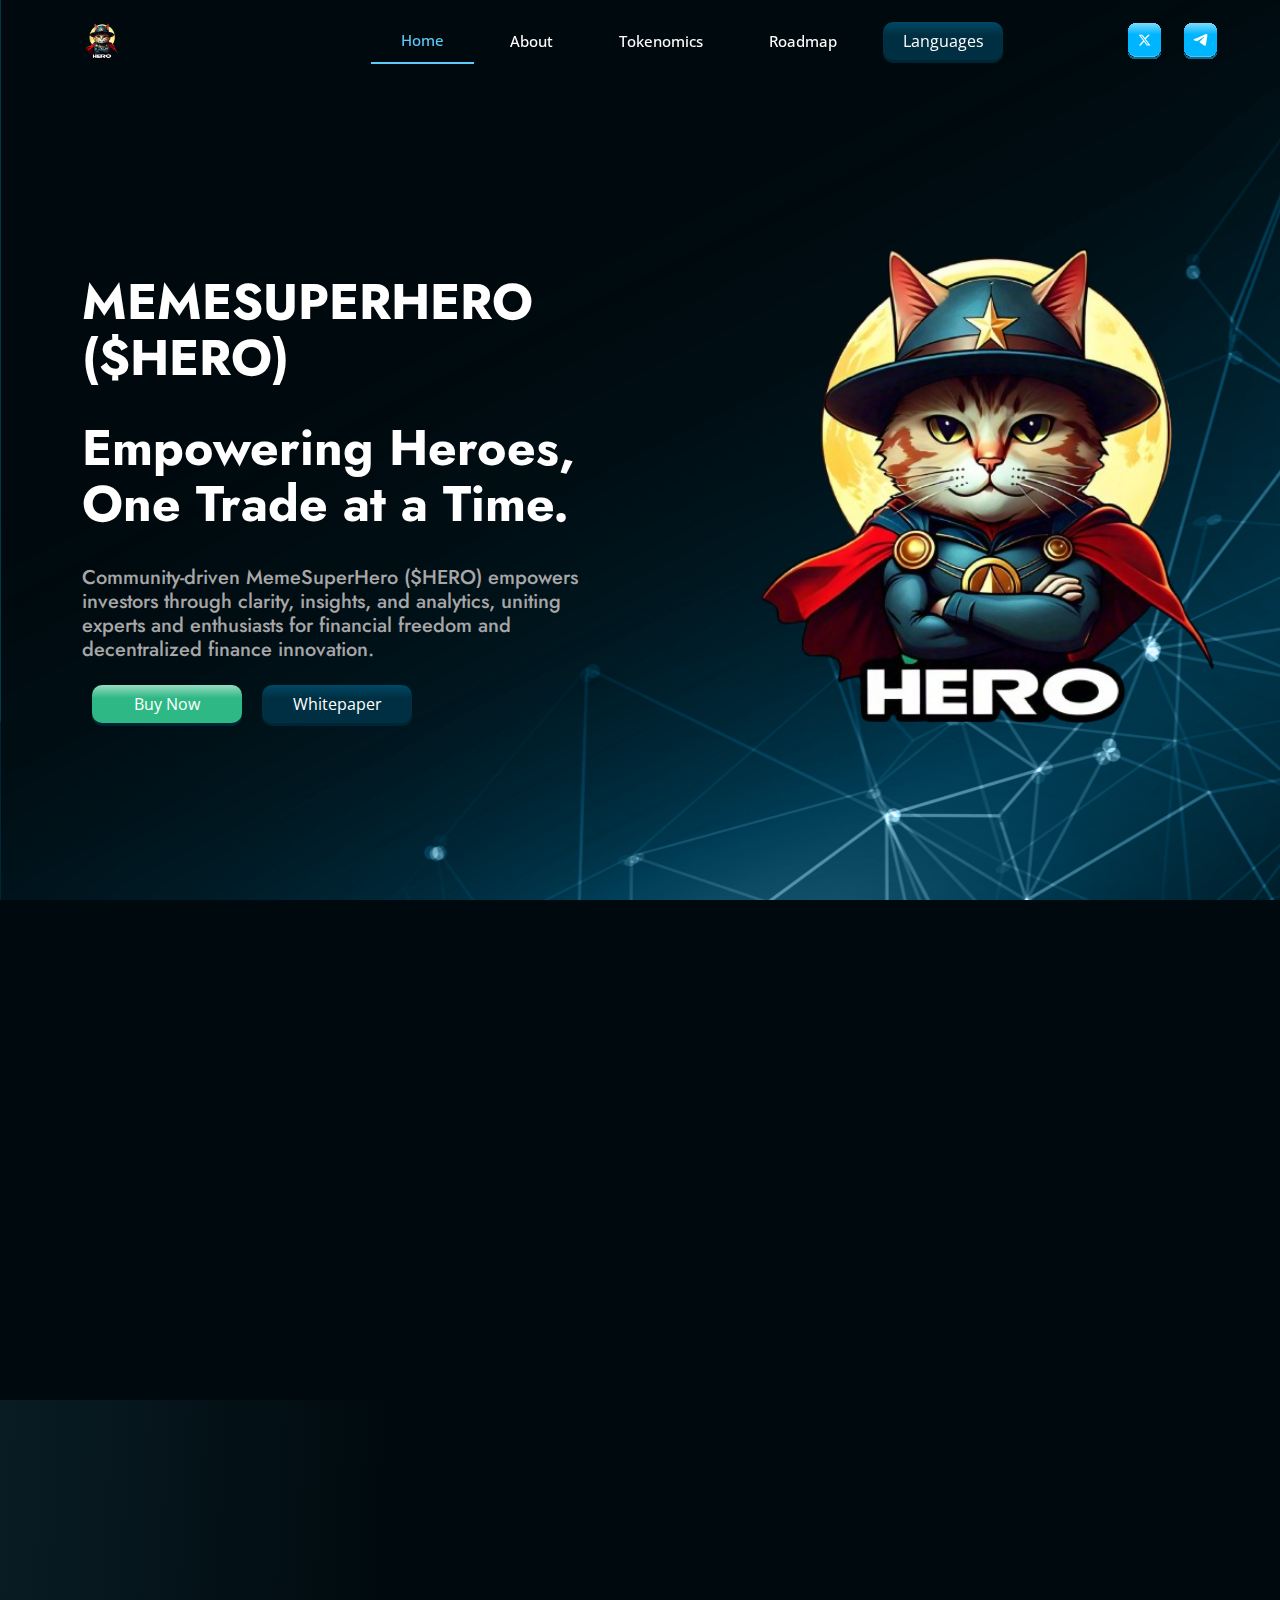
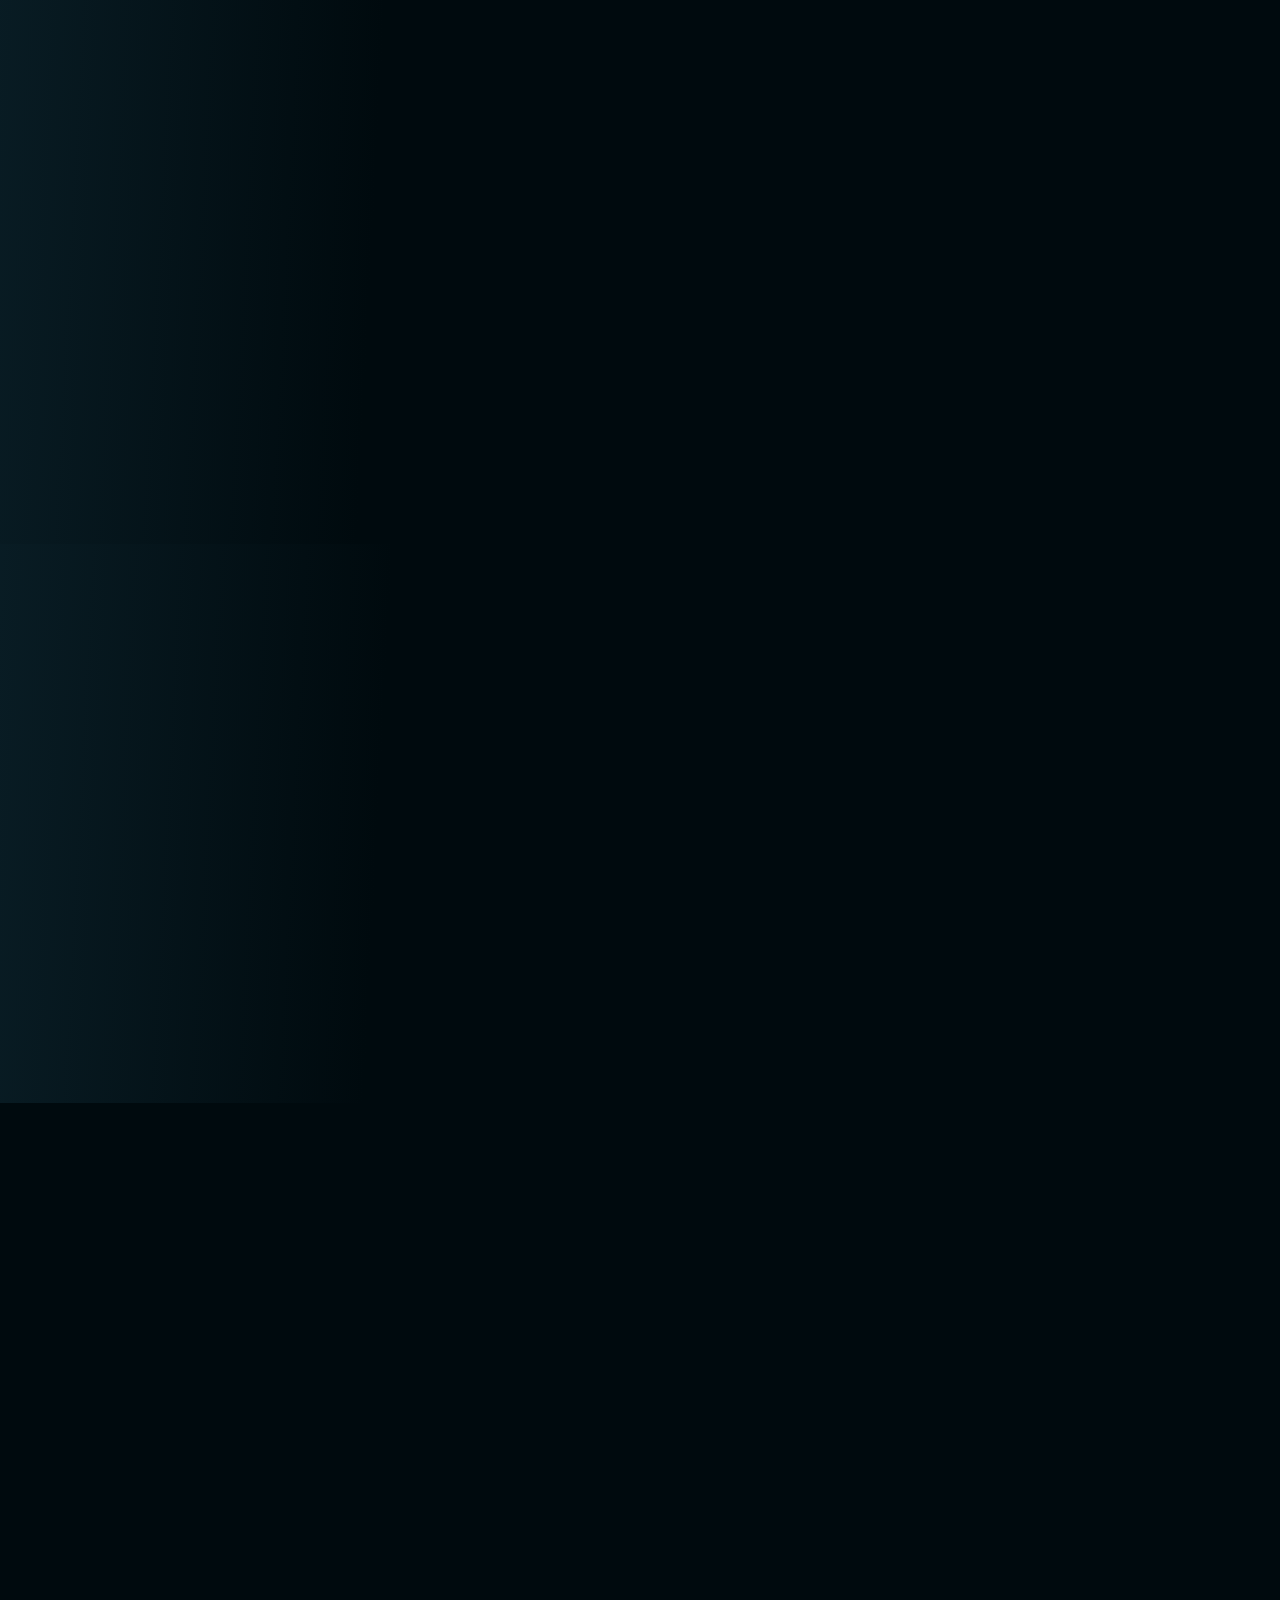
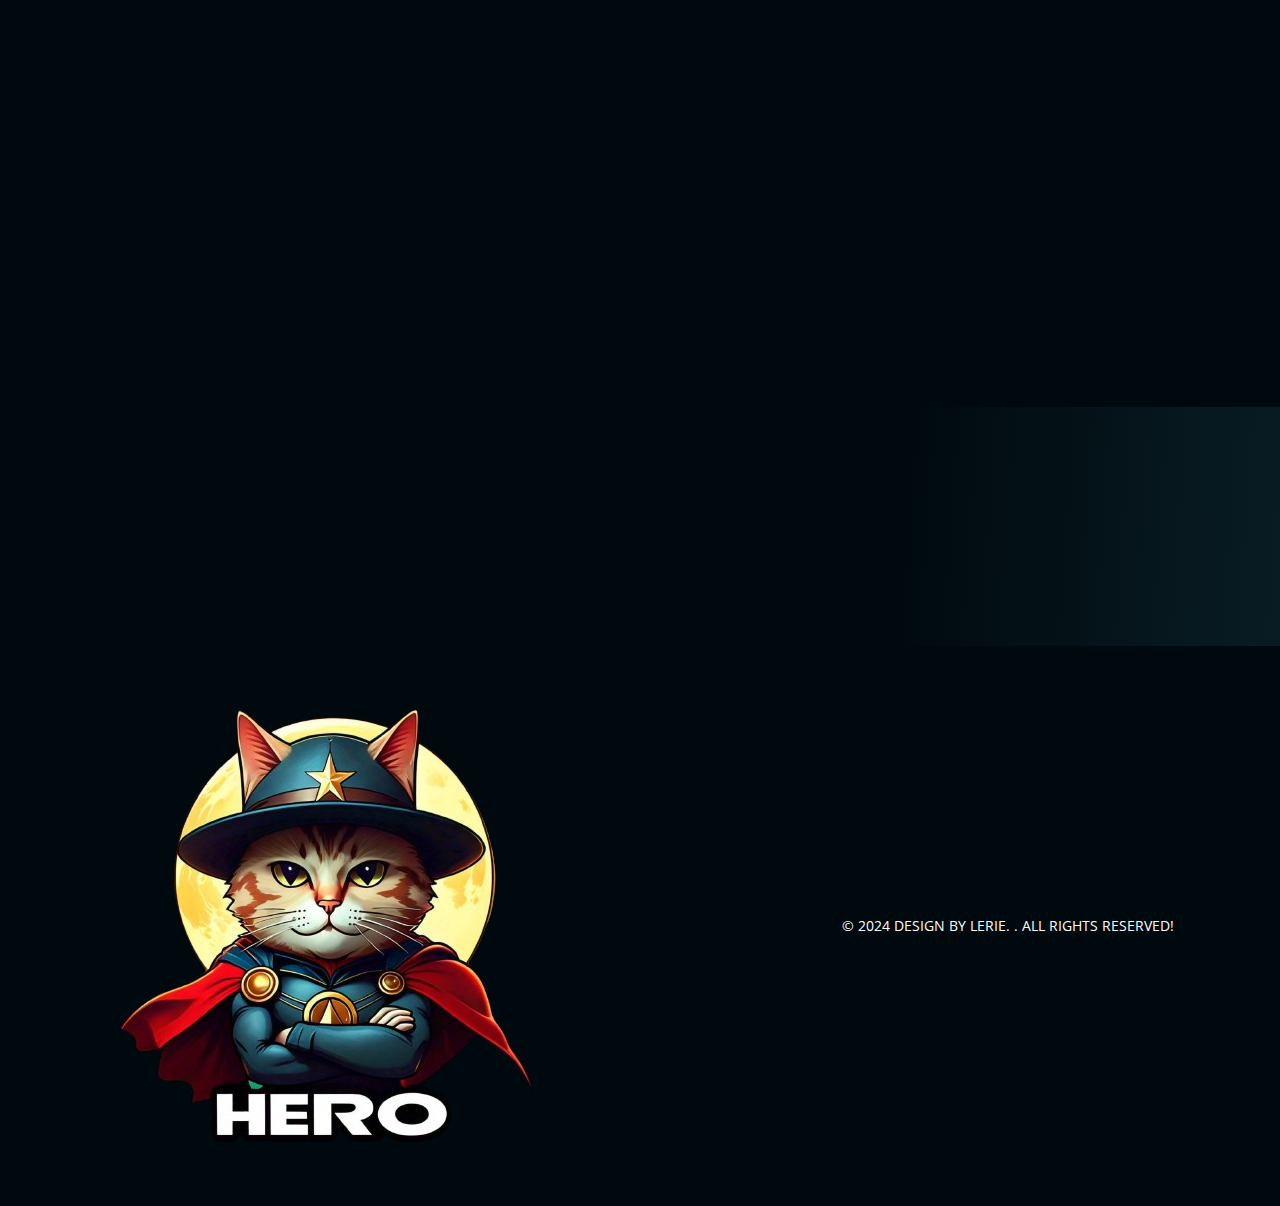
<file: index.html>
<!-- Free website design template by defilaunch.app

The launchpad on Base, BNB Chain, Solana, Linea and soon zkSync.

Create a token for only $7 on defilaunch.app
Create a fair launch for only $7 on defilaunch.app
Create a airdrop to unlimited wallets for only $7 on defilaunch.app
+ Lock tokens and LP, Use our defiswap.app or defibridge.app.

Get the latest Defi news on definews.app

Official links for defilaunch.app

Website: https://defilaunch.app/
Launchpad: https://launchpad.defilaunch.app/
Swap:  https://defiswap.app/
Bridge: https://defibridge.app/
Github: https://github.com/DefiLaunchApp
Gitbook Docs: https://defilaunchapp.gitbook.io/
Twitter: https://twitter.com/defilaunchapp
Warpcast: https://warpcast.com/defilaunchapp.eth
Telegram: https://t.me/defilaunchapp
Discord: https://discord.com/invite/TsvvJUS58m
News Portal: https://definews.app/
Youtube: https://youtube.com/@defilaunch -->



<!DOCTYPE html>
<html lang="en">



<head>
  <meta charset="utf-8">
  <meta content="width=device-width, initial-scale=1.0" name="viewport">

  <title>MemeSuperHero</title>
  <meta content="" name="description">
  <meta content="" name="keywords">

  <!-- Favicons -->
  <link href="assets/images/favicon.png" rel="icon">
  <link href="assets/images/favicon.png" rel="apple-touch-icon">

  <!-- Google Fonts -->
  <link
    href="https://fonts.googleapis.com/css?family=Open+Sans:300,300i,400,400i,600,600i,700,700i|Jost:300,300i,400,400i,500,500i,600,600i,700,700i|Poppins:300,300i,400,400i,500,500i,600,600i,700,700i"
    rel="stylesheet">


  <link rel="preconnect" href="https://fonts.googleapis.com/">
  <link rel="preconnect" href="https://fonts.gstatic.com/" crossorigin>
  <link href="https://fonts.googleapis.com/css2?family=Orbitron:wght@400;500;600;700;800;900&amp;display=swap"
    rel="stylesheet">

  <!-- Vendor CSS Files -->
  <link href="assets/vendor/aos/aos.css" rel="stylesheet">
  <link href="assets/vendor/bootstrap/css/bootstrap.min.css" rel="stylesheet">
  <link href="assets/vendor/bootstrap-icons/bootstrap-icons.css" rel="stylesheet">
  <link href="assets/vendor/boxicons/css/boxicons.min.css" rel="stylesheet">
  <link href="assets/vendor/remixicon/remixicon.css" rel="stylesheet">
  <link href="assets/vendor/swiper/swiper-bundle.min.css" rel="stylesheet">

  <!-- Template Main CSS File -->
  <link href="assets/css/style.css" rel="stylesheet">

</head>

<body>

  <!-- ======= Header ======= -->
  <header id="header" class="fixed-top ">
    <div class="container d-flex align-items-center">


      <!-- Uncomment below if you prefer to use an image logo -->
      <a href="index-2.html" class="logo me-auto"><img src="assets/images/favicon.png" alt="" class="img-fluid"></a>

      <nav id="navbar" class="navbar">
        <ul>
          <li><a class="nav-link scrollto active" href="#hero">Home</a></li>
          <li><a class="nav-link scrollto" href="#about">About</a></li>
          <li><a class="nav-link scrollto" href="#tokenomics">Tokenomics</a></li>
          <li><a class="nav-link   scrollto" href="#roadmap">Roadmap</a></li>
          <!-- <li><a class="nav-link scrollto" href="#presale">Presale</a></li> -->
          <li class="nav-btn">

            <div class="dropdown">
              <button  class="btn-dark-blue" style="width: 120px;">Languages</button>
              <div class="dropdown-content">
                <a href="index.html" target="_self">English</a>
              <a href="chinese.html" target="_self">Chinese</a>
              <a href="japanese.html" target="_self">Japanese</a>
              <a href="korean.html" target="_self">Korean</a>
              <a href="vietnamese.html" target="_self">Vietnamese</a>
              <a href="french.html" target="_self">French</a>
              </div>
            </div>

          </li>

          <li class="icon-social-desktop">
            <div class="filename-1-frame" style="margin-left: 70px;">
              <a href="https://x.com/John37511048417" target="_blank">
                <img class="filename-1-icon2" alt="" src="assets/images/navbar/filename-12.svg" width="35" />
              </a>
            </div>
          </li>
          <li class="icon-social-desktop">
            <div class="filename-1-frame">
              <a href="https://t.me/memesuperhero" target="_blank">
                <img class="filename-1-icon2" alt="" src="assets/images/navbar/telegram2.svg" width="35" />
              </a>
            </div>
          </li>

          <div class="icon-social-mobile">
            <div class="filename-1-frame">
              <a href="https://x.com/John37511048417" target="_blank">
                <img class="filename-1-icon2" alt="" src="assets/images/navbar/filename-12.svg" width="35" />
              </a>
            </div>
            <div class="filename-1-frame">
              <a href="https://t.me/memesuperhero" target="_blank">
                <img class="filename-1-icon2" alt="" src="assets/images/navbar/telegram2.svg" width="35" />
              </a>
            </div>
          </div>
        </ul>
        <i class="bi bi-list mobile-nav-toggle"></i>
      </nav><!-- .navbar -->

    </div>
  </header><!-- End Header -->

  <!-- ======= Hero Section ======= -->
  <section id="hero" class="d-flex align-items-center">

    <div class="container">
      <div class="row">
        <div class="col-lg-6 d-flex flex-column justify-content-center pt-4 pt-lg-0 order-2 order-lg-1"
          data-aos="fade-up" data-aos-delay="200">
          <h1 class="mt-4">MEMESUPERHERO ($HERO)</h1>
          <h1 class="mt-4">Empowering Heroes, One Trade at a Time.</h1>
          <h5 class="mt-4">Community-driven MemeSuperHero ($HERO) empowers investors through clarity, insights, and analytics, uniting experts and enthusiasts for financial freedom and decentralized finance innovation.</h5>
          <div class="col-md-12 col-lg-12 d-flex">
            <div class="">
              <a href="https://launchpad.defilaunch.app/" target="_self"><button class="btn-sky-blue" style="width: 150px;  margin-top: 15px;">
                  Buy Now
                </button>
              </a>
            </div>
            <div class="">
              <a href="whitepaper.html" target="_self"> <button class="btn-dark-blue" style="width: 150px; margin-top: 15px;">
                  Whitepaper
                </button>
              </a>
            </div>
          </div>
        </div>

        <div class="col-lg-6 order-1 order-lg-2 hero-img for-desktok-frog-img" data-aos="zoom-in" data-aos-delay="200">
          <img src="assets/images/favicon.png" class="img img-fluid animated" alt="" width="600">
        </div>
      </div>
      <div class="col-lg-6 order-1 order-lg-2 for-mobile-frog-img" data-aos="zoom-in" data-aos-delay="200">
        <img src="assets/images/favicon.png" class="img img-fluid animated" alt="">
      </div>
    </div>

  </section><!-- End Hero -->

  <main id="main">


    <!-- ======= About Us Section ======= -->
    <section id="about" class="about">
      <div class="container" data-aos="fade-up">
        <div class="row content">
          <div class="col-lg-6">
            <img src="assets/images/logoimage2.png" class="img img-fluid" />
          </div>
          <div class="col-lg-6 pt-lg-0 mt-4 align-self-center">
            <div class="section-title">
              <span><img src="assets/images/Line.svg" /></span>
              <h2 class="mt-4">About</h2>
            </div>

            <p class="section-sub-title mt-4">
              Tired of navigating the complex world of investing alone?
            </p>
            <p class="section-sub-title mt-4">
              ​MEMESUPERHERO TOKEN ($HERO) is the ultimate solution, combining Blockchain, WEB3, AI, and Augmented Intelligence, to provide clarity, data-driven insights, and cutting-edge analytics. Join our community of savvy investors and experts to overcome investment challenges, make informed decisions, and achieve financial freedom with confidence.
            </p>
            <p class="section-sub-title mt-4">
              Learn more and start solving your investment challenges today with our solution.
            </p>
          </div>
        </div>
      </div>
    </section>

    <section id="tokenomics" class="about">
      <div class="container" data-aos="fade-up">
        <div class="section-title">
          <span><img src="assets/images/Line.svg" /></span>
          <h2 class="mt-4">Tokenomics</h2>
        </div>

        <div class="row content align-items-center" style="margin: 80px 0px;">
          <div class="col-lg-6">
            <div class="card">
              <h5 class="card-title font-family-orbitron-normal ">Contrct Addresses [CA]</h5>
              <div class="card-body table-custom-body">
                <div class="row">
                  <div class="col-lg-2">
                    <p class="label">SOL:</p>
                  </div>
                  <div class="col-lg-10">
                    <p class="value">0x3C2e8a667e5DA2806dbe3910f18B99979f1a266e</p>
                  </div>
                </div>

                <div class="row">
                  <div class="col-lg-2">
                    <p class="label">ETH:</p>
                  </div>
                  <div class="col-lg-10">
                    <p class="value">0x3C2e8a667e5DA2806dbe3910f18B99979f1a266e</p>
                  </div>
                </div>
                <div class="row">
                  <div class="col-lg-2">
                    <p class="label">BNB:</p>
                  </div>
                  <div class="col-lg-10">
                    <p class="value">0x3C2e8a667e5DA2806dbe3910f18B99979f1a266e</p>
                  </div>
                </div>

                <div class="row">
                  <div class="col-lg-2">
                    <p class="label">MATIC:</p>
                  </div>
                  <div class="col-lg-10">
                    <p class="value">0x3C2e8a667e5DA2806dbe3910f18B99979f1a266e</p>
                  </div>
                </div>
                <div class="row" style="border-radius: 0px 0px 10px 10px;">
                  <div class="col-lg-2">
                    <p class="label">AVAX:</p>
                  </div>
                  <div class="col-lg-10">
                    <p class="value">0x3C2e8a667e5DA2806dbe3910f18B99979f1a266e</p>
                  </div>
                </div>
                <div class="row">
                  <div class="col-lg-2">
                    <p class="label">USDT:</p>
                  </div>
                  <div class="col-lg-10">
                    <p class="value">0x3C2e8a667e5DA2806dbe3910f18B99979f1a266e</p>
                  </div>
                </div>
              </div>
            </div>
          </div>

          <div class="col-lg-1">
          </div>
          <div class="col-lg-5 pt-4 pt-lg-0">
            <div class="card">
              <h5 class="card-title font-family-orbitron-normal ">MemeSuperHero</h5>
              <div class="card-body table-custom-body">
                <div class="row">
                  <div class="col-lg-7">
                    <p class="label">Total Supply:</p>
                  </div>
                  <div class="col-lg-5">
                    <p class="value">1,500,000,000</p>
                  </div>
                </div>

                <div class="row">
                  <div class="col-lg-7">
                    <p class="label">Fair Launch:</p>
                  </div>
                  <div class="col-lg-5">
                    <p class="value">70%</p>
                  </div>
                </div>

                <div class="row">
                  <div class="col-lg-7">
                    <p class="label">Airdrop:</p>
                  </div>
                  <div class="col-lg-5">
                    <p class="value">5%</p>
                  </div>
                </div>
                <div class="row">
                  <div class="col-lg-7">
                    <p class="label">LP:</p>
                  </div>
                  <div class="col-lg-5">
                    <p class="value">100% Burnt</p>
                  </div>
                </div>

                <div class="row">
                  <div class="col-lg-7">
                    <p class="label">TAX:</p>
                  </div>
                  <div class="col-lg-5">
                    <p class="value">3%</p>
                  </div>
                </div>
                <div class="row" style="border-radius: 0px 0px 10px 10px;">
                  <div class="col-lg-7">
                    <p class="label">Dev & Marketing:</p>
                  </div>
                  <div class="col-lg-5">
                    <p class="value">1% each</p>
                  </div>
                </div>
              </div>
          </div>
        </div>
      </div>
      </div>
    </section>

    <section id="roadmap" class="about" style="background-color: #021E0A;">
      <div class="container" data-aos="fade-up">
        <div class="section-title d-flex justify-content-center">
          <div class="text-align-last-center">
            <span><img src="assets/images/Line.svg" /></span>
            <h2 class="fmt-4  text-white mb-0">Roadmap</h2>
          </div>
        </div>

        <div class="row content mt-5">
          <div class="col-lg-4">
            <div class="card">
              <h5 class="card-title font-family-orbitron-normal ">Phase 01</h5>
              <div class="card-body">
                <ul>
                  <li>Conceptualize $HERO Token & Develop Smart Contracts (SOL, ETH, BNB, MATIC, AVAX, USDT...)</li>
                  <li>Wallet Setup And Distribution</li>
                  <li>Prepare And Conduct $HERO Token Sales ​(Airdrop, Fairlaunch) And Launch</li>
                </ul>
              </div>
            </div>
          </div>

          <div class="col-lg-4">
            <div class="card">
              <h5 class="card-title font-family-orbitron-normal ">Phase 02</h5>
              <div class="card-body">
                <ul>
                  <li>$HERO Listing In Dextools, Dexscreener, Birdeye, Dexview updates</li>
                  <li>Utility Developmnt And CEX Listing</li>
                  <li>Testing And Quality Assurance</li>
                  <li>Harmonize All Tokens Into A DeFi Platform (dApp)</li>
                </ul>
              </div>
            </div>
          </div>

          <div class="col-lg-4">
            <div class="card">
              <h5 class="card-title font-family-orbitron-normal ">Phase 03</h5>
              <div class="card-body">
                <ul>
                  <li>Community Building</li>
                  <li>dApp Utilization In Networks</li>
                  <li>Exchange Development And Testing</li>
                  <li>Launch Preparation And Marketing</li>
                  <li>Security, Compliance, Launch</li>
                </ul>
              </div>
            </div>
          </div>
        </div>
      </div>
    </section>

    <section id="clients" class="about" style="background-color: #000a0e;">
      <div class="container" data-aos="fade-up">
        <div class="section-title d-flex justify-content-center">
          <div class="text-align-last-center">
            <span><img src="assets/images/Line.svg" /></span>
            <h2 class="mt-4  text-white mb-0">Official Partners</h2>
          </div>
        </div>
        <div class="row py-5" data-aos="zoom-in">
          <div class="col-lg-3 col-md-4 col-6 d-flex align-items-center justify-content-center mb-2">
            <a href="https://launchpad.defilaunch.app/" target="_blank">
              <img src="assets/images/clients/defilaunch.png" class="img img-fluid" alt="">
            </a>
          </div>
          

          <div class="col-lg-3 col-md-4 col-6 d-flex align-items-center justify-content-center mb-2">
            <a href="https://dexscreener.com/" target="_blank">
              <img src="assets/images/clients/dexscreener.png" class="img img-fluid" alt="">
            </a>
          </div>

          <div class="col-lg-3 col-md-4 col-6 d-flex align-items-center justify-content-center mb-2">
            <a href="https://www.defiswap.app" target="_blank">
              <img src="assets/images/clients/defiswap.png" class="img-fluid" alt="">
            </a>
          </div>

          <div class="col-lg-3 col-md-4 col-6 d-flex align-items-center justify-content-center mb-2">
            <a href="https://discord.com/channels/1190663950384250910/1230112350548262963" target="_blank">
              <img src="assets/images/clients/techrate.png" class="img-fluid" alt="">
            </a>
          </div>
        </div>
      </div>
    </section>



    <section id="featured" class="about" style="background-color: #000a0e;">
      <div class="container" data-aos="fade-up">
        <div class="section-title d-flex justify-content-center">
          <div class="text-align-last-center">
            <span><img src="assets/images/Line.svg" /></span>
            <h2 class="mt-4  text-white mb-0">As Featured In</h2>
          </div>
        </div>
        <div class="row py-5" data-aos="zoom-in">
          <div class="col-lg-4 col-md-4 col-6 d-flex align-items-center justify-content-center mb-2">
            <a href="https://www.benzinga.com" target="_blank">
              <img src="assets/images/featured/client1.svg" class="img img-fluid" alt="">
            </a>
          </div>

          <div class="col-lg-4 col-md-4 col-6 d-flex align-items-center justify-content-center mb-2">
            <a href="https://www.digitaljournal.com" target="_blank">
              <img src="assets/images/featured/client2.svg" class="img img-fluid" alt="">
            </a>
          </div>

          <div class="col-lg-4 col-md-4 col-6 d-flex align-items-center justify-content-center mb-2">
            <a href="https://yahoo.com" target="_blank">
              <img src="assets/images/featured/client3.svg" class="img-fluid" alt="">
            </a>
          </div>
        </div>
        <div class="text-center">
          <a href="#"><button class="btn-sky-blue" style="width: 150px;  margin-top: 15px;">
              Move To The Top
            </button>
          </a>
        </div>
      </div>
    </section>


    <section id="presale" class="about">
      <div class="container" data-aos="fade-up">
        <div class="row content">
          <div class="col-lg-12">
            <div class="">
              <div class="card-body">
                <div class="row">
                  <div class="col-lg-12 pt-4 pt-lg-0">
                    <div class="disclaimer-bottom">
                      <h3 class="mt-4  text-uppercase">Mission Statment</h3>

                      <p class="fs-6">$HERO Token is a meme token with great intrinsic value and great financial return on investment. With our long term project, we are creating a pure investment enviroment and community engagement with awesome and outstanding ROI.
                      </p>
                    </div>
                  </div>
                </div>
              </div>
            </div>

          </div>

        </div>

      </div>
    </section>



  </main><!-- End #main -->

  <!-- ======= Footer ======= -->
  <footer id="footer">
    <div class="container footer-bottom clearfix">
      <div class="row content">
        <div class="col-lg-8">
          <a href="#"><img src="assets/images/favicon.png" /></a>
        </div>
        <div class="col-lg-4 align-self-center">

          <div class=" text-uppercase">
            &copy; 2024 <span>
            DESIGN BY LERIE. </span>. All Rights Reserved!
          </div>
        </div>

      </div>
  </footer><!-- End Footer -->

  <div id=" preloader"></div>
  <a href="#" class="back-to-top d-flex align-items-center justify-content-center"><i
      class="bi bi-arrow-up-short"></i></a>

  <!-- Vendor JS Files -->
  <script src="assets/vendor/aos/aos.js"></script>
  <script src="assets/vendor/bootstrap/js/bootstrap.bundle.min.js"></script>
  <script src="assets/vendor/glightbox/js/glightbox.min.js"></script>
  <script src="assets/vendor/isotope-layout/isotope.pkgd.min.js"></script>
  <script src="assets/vendor/swiper/swiper-bundle.min.js"></script>
  <script src="assets/vendor/waypoints/noframework.waypoints.js"></script>
  <script src="assets/vendor/php-email-form/validate.js"></script>

  <!-- Template Main JS File -->
  <script src="assets/js/main.js"></script>

</body>



</html>

<!-- Free website design template by defilaunch.app

The launchpad on Base, BNB Chain, Solana, Linea and soon zkSync.

Create a token for only $7 on defilaunch.app
Create a fair launch for only $7 on defilaunch.app
Create a airdrop to unlimited wallets for only $7 on defilaunch.app
+ Lock tokens and LP, Use our defiswap.app or defibridge.app.

Get the latest Defi news on definews.app

Official links for defilaunch.app

Website: https://defilaunch.app/
Launchpad: https://launchpad.defilaunch.app/
Swap:  https://defiswap.app/
Bridge: https://defibridge.app/
Github: https://github.com/DefiLaunchApp
Gitbook Docs: https://defilaunchapp.gitbook.io/
Twitter: https://twitter.com/defilaunchapp
Warpcast: https://warpcast.com/defilaunchapp.eth
Telegram: https://t.me/defilaunchapp
Discord: https://discord.com/invite/TsvvJUS58m
News Portal: https://definews.app/
Youtube: https://youtube.com/@defilaunch -->
</file>
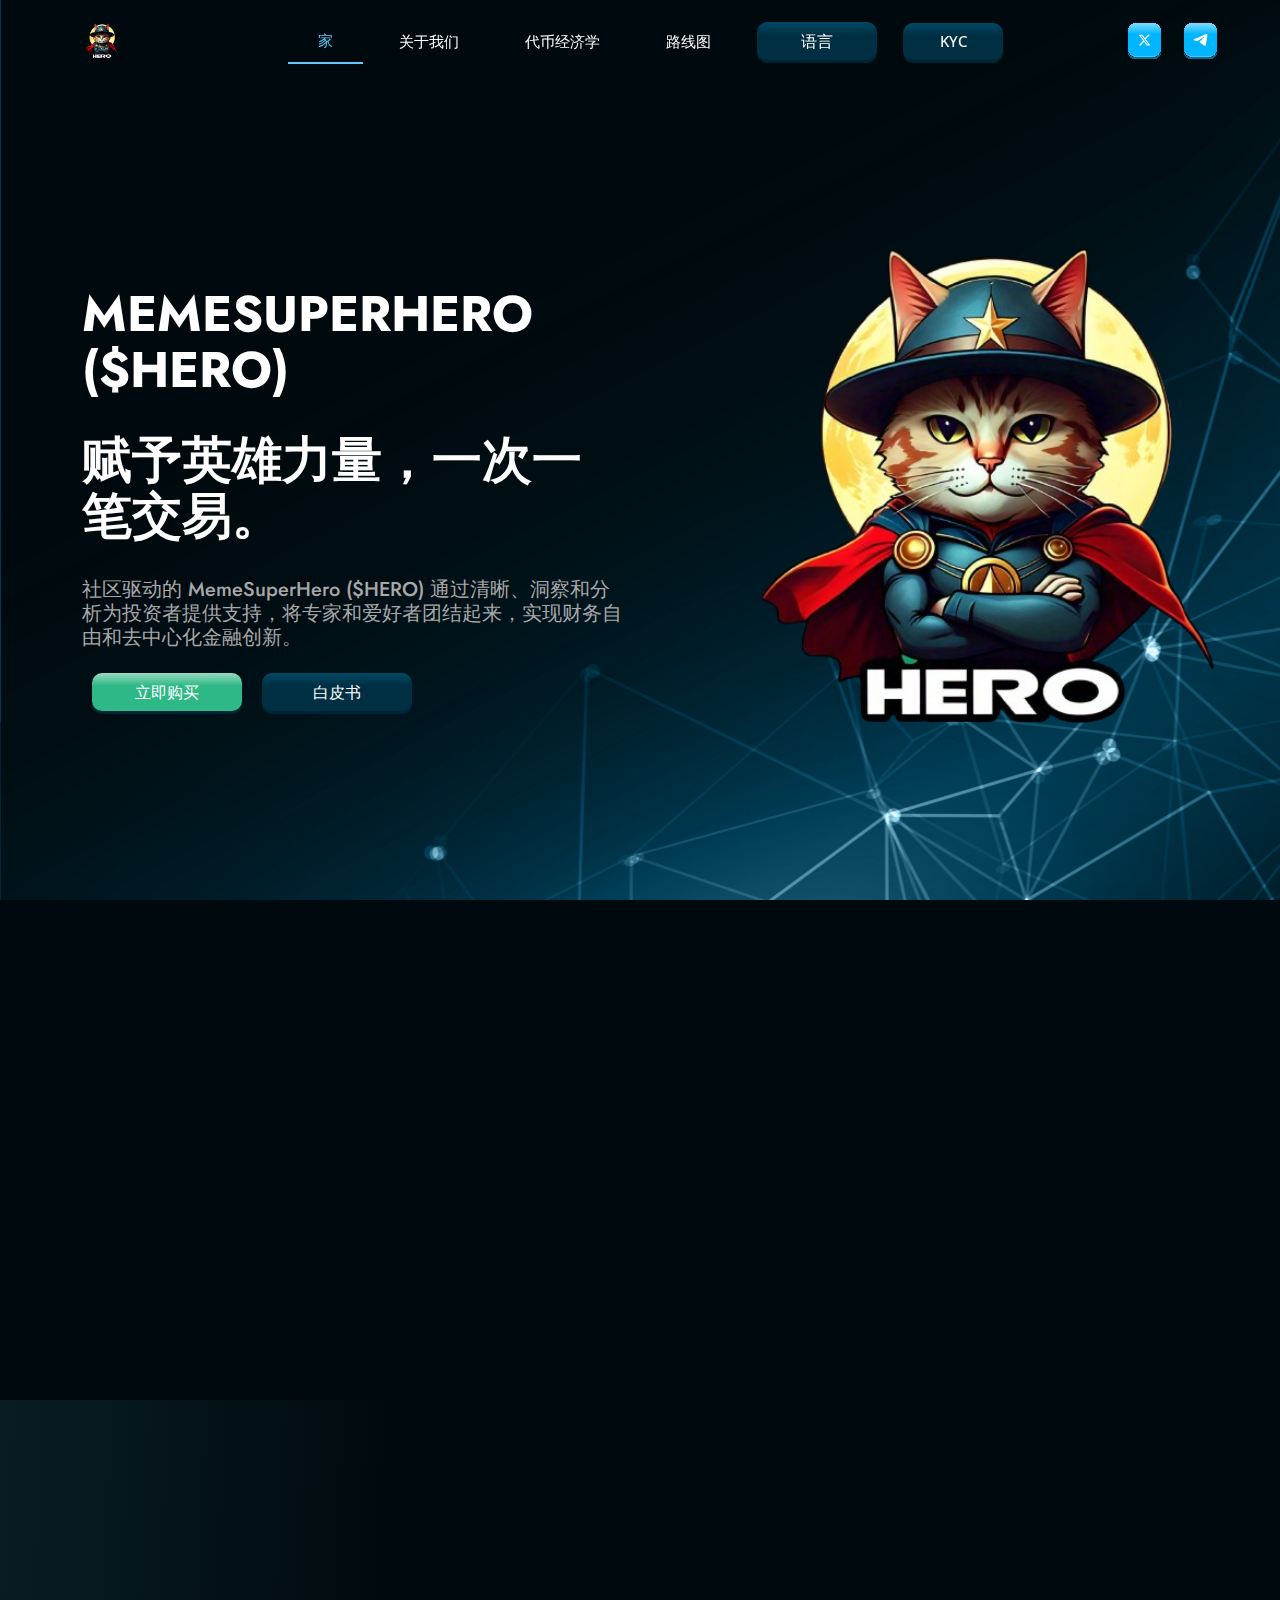
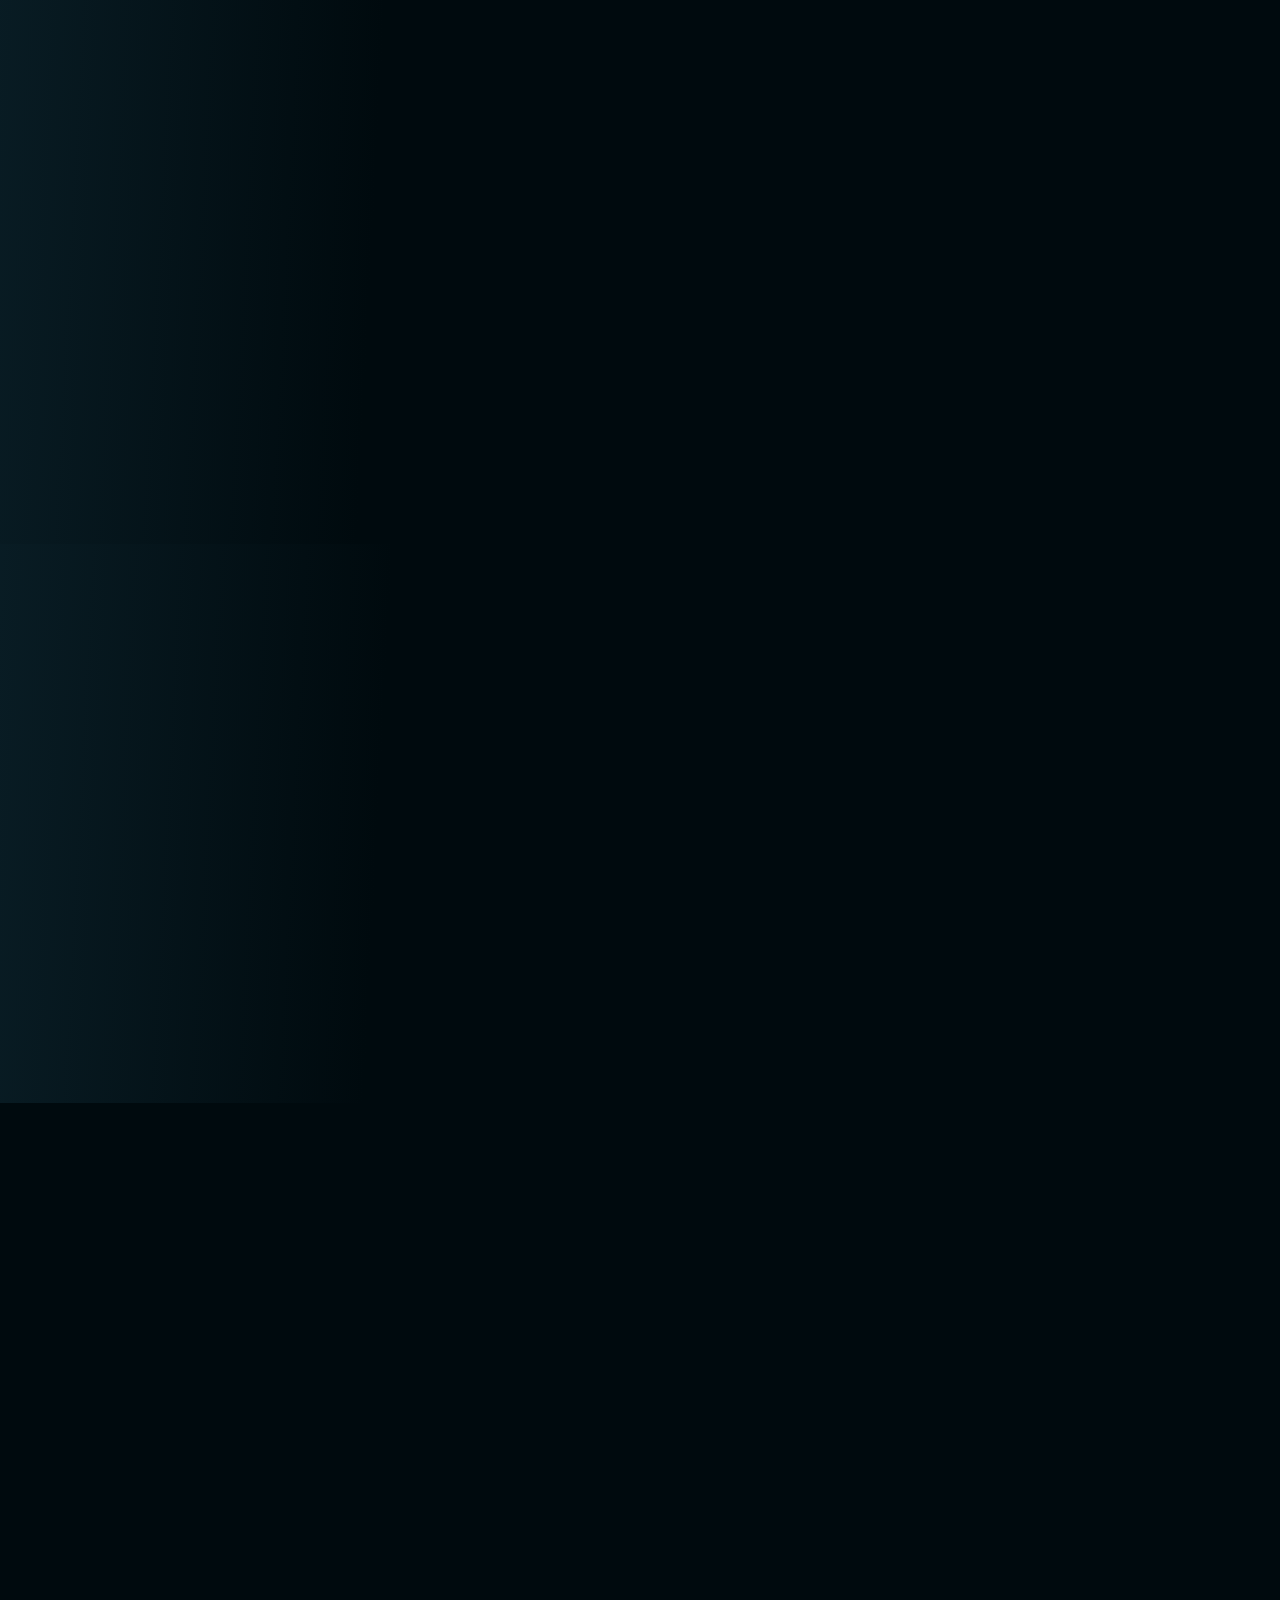
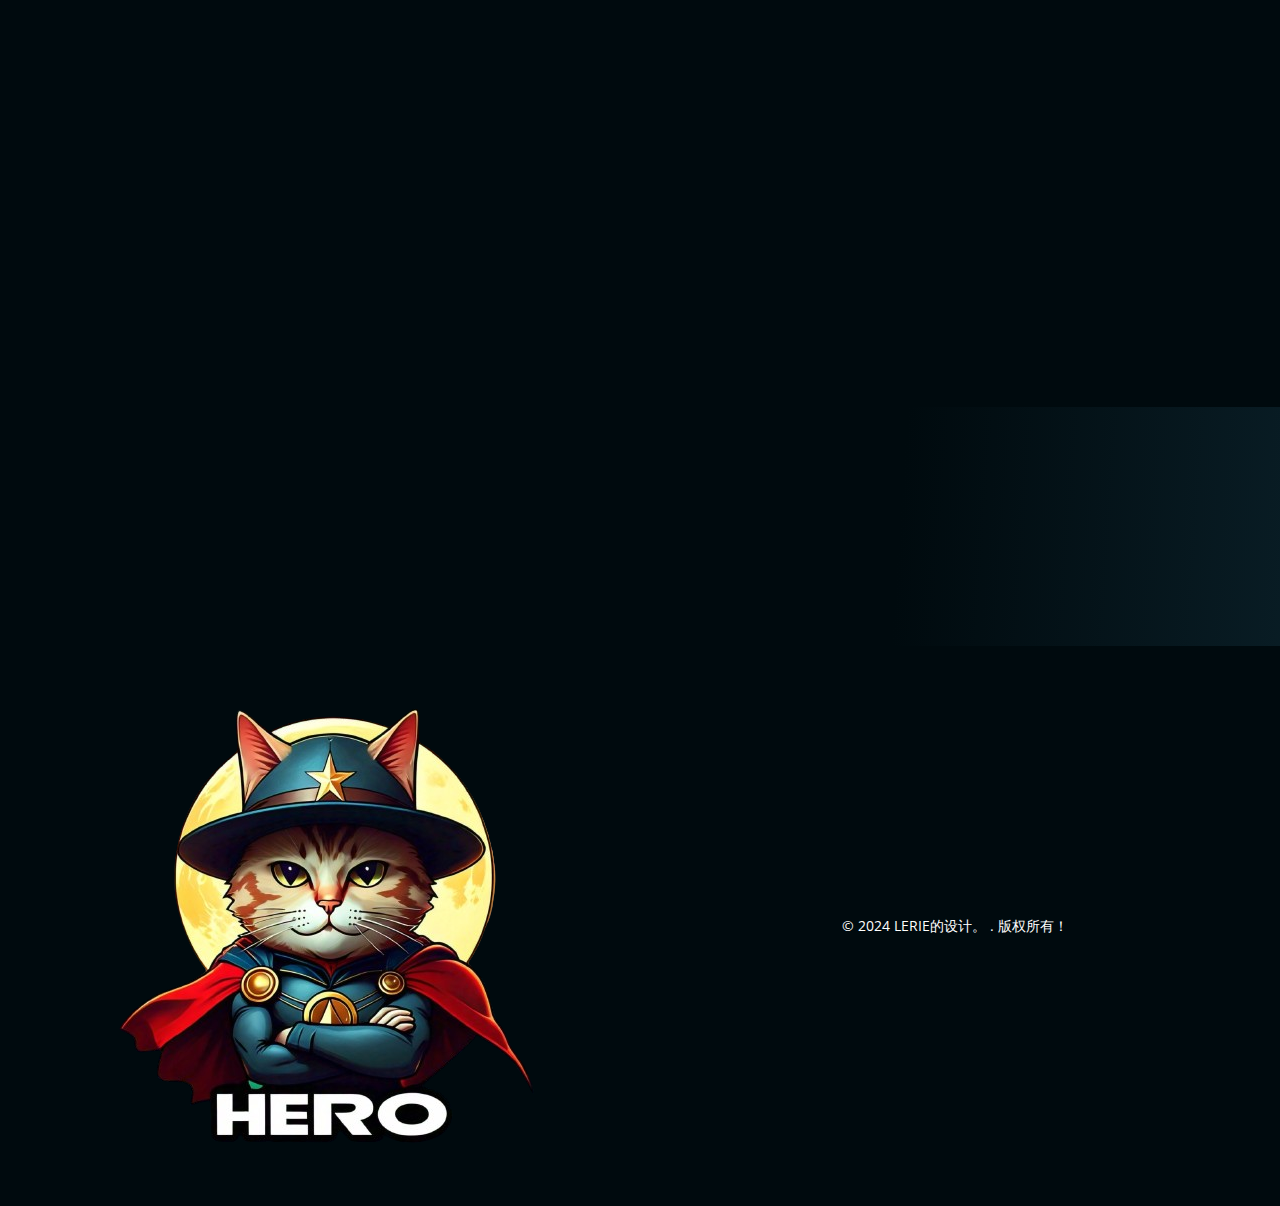
<file: chinese.html>
<!-- Free website design template by defilaunch.app

The launchpad on Base, BNB Chain, Solana, Linea and soon zkSync.

Create a token for only $7 on defilaunch.app
Create a fair launch for only $7 on defilaunch.app
Create a airdrop to unlimited wallets for only $7 on defilaunch.app
+ Lock tokens and LP, Use our defiswap.app or defibridge.app.

Get the latest Defi news on definews.app

Official links for defilaunch.app

Website: https://defilaunch.app/
Launchpad: https://launchpad.defilaunch.app/
Swap:  https://defiswap.app/
Bridge: https://defibridge.app/
Github: https://github.com/DefiLaunchApp
Gitbook Docs: https://defilaunchapp.gitbook.io/
Twitter: https://twitter.com/defilaunchapp
Warpcast: https://warpcast.com/defilaunchapp.eth
Telegram: https://t.me/defilaunchapp
Discord: https://discord.com/invite/TsvvJUS58m
News Portal: https://definews.app/
Youtube: https://youtube.com/@defilaunch -->



<!DOCTYPE html>
<html lang="en">



<head>
  <meta charset="utf-8">
  <meta content="width=device-width, initial-scale=1.0" name="viewport">

  <title>MemeSuperHero</title>
  <meta content="" name="description">
  <meta content="" name="keywords">

  <!-- Favicons -->
  <link href="assets/images/favicon.png" rel="icon">
  <link href="assets/images/favicon.png" rel="apple-touch-icon">

  <!-- Google Fonts -->
  <link
    href="https://fonts.googleapis.com/css?family=Open+Sans:300,300i,400,400i,600,600i,700,700i|Jost:300,300i,400,400i,500,500i,600,600i,700,700i|Poppins:300,300i,400,400i,500,500i,600,600i,700,700i"
    rel="stylesheet">


  <link rel="preconnect" href="https://fonts.googleapis.com/">
  <link rel="preconnect" href="https://fonts.gstatic.com/" crossorigin>
  <link href="https://fonts.googleapis.com/css2?family=Orbitron:wght@400;500;600;700;800;900&amp;display=swap"
    rel="stylesheet">

  <!-- Vendor CSS Files -->
  <link href="assets/vendor/aos/aos.css" rel="stylesheet">
  <link href="assets/vendor/bootstrap/css/bootstrap.min.css" rel="stylesheet">
  <link href="assets/vendor/bootstrap-icons/bootstrap-icons.css" rel="stylesheet">
  <link href="assets/vendor/boxicons/css/boxicons.min.css" rel="stylesheet">
  <link href="assets/vendor/remixicon/remixicon.css" rel="stylesheet">
  <link href="assets/vendor/swiper/swiper-bundle.min.css" rel="stylesheet">

  <!-- Template Main CSS File -->
  <link href="assets/css/style.css" rel="stylesheet">

</head>

<body>

  <!-- ======= Header ======= -->
  <header id="header" class="fixed-top ">
    <div class="container d-flex align-items-center">


      <!-- Uncomment below if you prefer to use an image logo -->
      <a href="index-2.html" class="logo me-auto"><img src="assets/images/favicon.png" alt="" class="img-fluid"></a>

      <nav id="navbar" class="navbar">
        <ul>
          <li><a class="nav-link scrollto active" href="#hero">家</a></li>
          <li><a class="nav-link scrollto" href="#about">关于我们</a></li>
          <li><a class="nav-link scrollto" href="#tokenomics">代币经济学</a></li>
          <li><a class="nav-link   scrollto" href="#roadmap">路线图</a></li>
          <!-- <li><a class="nav-link scrollto" href="#presale">Presale</a></li> -->
          <li class="nav-btn">

            <div class="dropdown">
              <button  class="btn-dark-blue" style="width: 120px;">语言</button>
              <div class="dropdown-content">
                <a href="index.html" target="_self">English</a>
              <a href="chinese.html" target="_self">Chinese</a>
              <a href="japanese.html" target="_self">Japanese</a>
              <a href="korean.html" target="_self">Korean</a>
              <a href="vietnamese.html" target="_self">Vietnamese</a>
              <a href="french.html" target="_self">French</a>
              </div>
            </div>

          </li>

          <li class="nav-btn">
            <button class="btn-dark-blue" style="width: 100px;">
              <a href="https://discord.com/channels/1190663950384250910/1230112350548262963" target="_blank"> KYC</a>
            </button>
            </a>
          </li>

          <li class="icon-social-desktop">
            <div class="filename-1-frame" style="margin-left: 70px;">
              <a href="https://x.com/John37511048417" target="_blank">
                <img class="filename-1-icon2" alt="" src="assets/images/navbar/filename-12.svg" width="35" />
              </a>
            </div>
          </li>
          <li class="icon-social-desktop">
            <div class="filename-1-frame">
              <a href="https://t.me/memesuperhero" target="_blank">
                <img class="filename-1-icon2" alt="" src="assets/images/navbar/telegram2.svg" width="35" />
              </a>
            </div>
          </li>

          <div class="icon-social-mobile">
            <div class="filename-1-frame">
              <a href="https://x.com/John37511048417" target="_blank">
                <img class="filename-1-icon2" alt="" src="assets/images/navbar/filename-12.svg" width="35" />
              </a>
            </div>
            <div class="filename-1-frame">
              <a href="https://t.me/memesuperhero" target="_blank">
                <img class="filename-1-icon2" alt="" src="assets/images/navbar/telegram2.svg" width="35" />
              </a>
            </div>
          </div>
        </ul>
        <i class="bi bi-list mobile-nav-toggle"></i>
      </nav><!-- .navbar -->

    </div>
  </header><!-- End Header -->

  <!-- ======= Hero Section ======= -->
  <section id="hero" class="d-flex align-items-center">

    <div class="container">
      <div class="row">
        <div class="col-lg-6 d-flex flex-column justify-content-center pt-4 pt-lg-0 order-2 order-lg-1"
          data-aos="fade-up" data-aos-delay="200">
          <h1 class="mt-4">MEMESUPERHERO ($HERO)</h1>
          <h1 class="mt-4">赋予英雄力量，一次一笔交易。</h1>
          <h5 class="mt-4">社区驱动的 MemeSuperHero ($HERO) 通过清晰、洞察和分析为投资者提供支持，将专家和爱好者团结起来，实现财务自由和去中心化金融创新。</h5>
          <div class="col-md-12 col-lg-12 d-flex">
            <div class="">
              <a href="https://launchpad.defilaunch.app/" target="_self"><button class="btn-sky-blue" style="width: 150px;  margin-top: 15px;">
                立即购买
                </button>
              </a>
            </div>
            <div class="">
              <a href="whitepaper.html" target="_self"> <button class="btn-dark-blue" style="width: 150px; margin-top: 15px;">
                白皮书
                </button>
              </a>
            </div>
          </div>
        </div>

        <div class="col-lg-6 order-1 order-lg-2 hero-img for-desktok-frog-img" data-aos="zoom-in" data-aos-delay="200">
          <img src="assets/images/favicon.png" class="img img-fluid animated" alt="" width="600">
        </div>
      </div>
      <div class="col-lg-6 order-1 order-lg-2 for-mobile-frog-img" data-aos="zoom-in" data-aos-delay="200">
        <img src="assets/images/favicon.png" class="img img-fluid animated" alt="">
      </div>
    </div>

  </section><!-- End Hero -->

  <main id="main">


    <!-- ======= About Us Section ======= -->
    <section id="about" class="about">
      <div class="container" data-aos="fade-up">
        <div class="row content">
          <div class="col-lg-6">
            <img src="assets/images/logoimage2.png" class="img img-fluid" />
          </div>
          <div class="col-lg-6 pt-lg-0 mt-4 align-self-center">
            <div class="section-title">
              <span><img src="assets/images/Line.svg" /></span>
              <h2 class="mt-4">关于我们</h2>
            </div>

            <p class="section-sub-title mt-4">
                厌倦了独自探索复杂的投资世界？
            </p>
            <p class="section-sub-title mt-4">
                MEMESUPERHERO TOKEN ($HERO) 是终极解决方案，结合了区块链、WEB3、人工智能和增强智能，提供清晰、数据驱动的见解和尖端分析。加入我们精明的投资者和专家社区，克服投资挑战，做出明智的决策，并充满信心地实现财务自由。
            </p>
            <p class="section-sub-title mt-4">
                了解更多信息并立即开始使用我们的解决方案解决您的投资挑战
            </p>
          </div>
        </div>
      </div>
    </section>

    <section id="tokenomics" class="about">
      <div class="container" data-aos="fade-up">
        <div class="section-title">
          <span><img src="assets/images/Line.svg" /></span>
          <h2 class="mt-4">代币经济学</h2>
        </div>

        <div class="row content align-items-center" style="margin: 80px 0px;">
          <div class="col-lg-6">
            <div class="card">
              <h5 class="card-title font-family-orbitron-normal ">合同地址 [CA]</h5>
              <div class="card-body table-custom-body">
                <div class="row">
                  <div class="col-lg-2">
                    <p class="label">SOL:</p>
                  </div>
                  <div class="col-lg-10">
                    <p class="value">0x3C2e8a667e5DA2806dbe3910f18B99979f1a266e</p>
                  </div>
                </div>

                <div class="row">
                  <div class="col-lg-2">
                    <p class="label">ETH:</p>
                  </div>
                  <div class="col-lg-10">
                    <p class="value">0x3C2e8a667e5DA2806dbe3910f18B99979f1a266e</p>
                  </div>
                </div>
                <div class="row">
                  <div class="col-lg-2">
                    <p class="label">BNB:</p>
                  </div>
                  <div class="col-lg-10">
                    <p class="value">0x3C2e8a667e5DA2806dbe3910f18B99979f1a266e</p>
                  </div>
                </div>

                <div class="row">
                  <div class="col-lg-2">
                    <p class="label">MATIC:</p>
                  </div>
                  <div class="col-lg-10">
                    <p class="value">0x3C2e8a667e5DA2806dbe3910f18B99979f1a266e</p>
                  </div>
                </div>
                <div class="row" style="border-radius: 0px 0px 10px 10px;">
                  <div class="col-lg-2">
                    <p class="label">AVAX:</p>
                  </div>
                  <div class="col-lg-10">
                    <p class="value">0x3C2e8a667e5DA2806dbe3910f18B99979f1a266e</p>
                  </div>
                </div>
                <div class="row">
                  <div class="col-lg-2">
                    <p class="label">USDT:</p>
                  </div>
                  <div class="col-lg-10">
                    <p class="value">0x3C2e8a667e5DA2806dbe3910f18B99979f1a266e</p>
                  </div>
                </div>
              </div>
            </div>
          </div>

          <div class="col-lg-1">
          </div>
          <div class="col-lg-5 pt-4 pt-lg-0">
            <div class="card">
              <h5 class="card-title font-family-orbitron-normal ">MemeSuperHero</h5>
              <div class="card-body table-custom-body">
                <div class="row">
                  <div class="col-lg-7">
                    <p class="label">总供应量:</p>
                  </div>
                  <div class="col-lg-5">
                    <p class="value">1,500,000,000</p>
                  </div>
                </div>

                <div class="row">
                  <div class="col-lg-7">
                    <p class="label">公平启动：</p>
                  </div>
                  <div class="col-lg-5">
                    <p class="value">70%</p>
                  </div>
                </div>

                <div class="row">
                  <div class="col-lg-7">
                    <p class="label">空投:</p>
                  </div>
                  <div class="col-lg-5">
                    <p class="value">5%</p>
                  </div>
                </div>
                <div class="row">
                  <div class="col-lg-7">
                    <p class="label">LP:</p>
                  </div>
                  <div class="col-lg-5">
                    <p class="value">100% Burnt</p>
                  </div>
                </div>

                <div class="row">
                  <div class="col-lg-7">
                    <p class="label">税:</p>
                  </div>
                  <div class="col-lg-5">
                    <p class="value">3%</p>
                  </div>
                </div>
                <div class="row" style="border-radius: 0px 0px 10px 10px;">
                  <div class="col-lg-7">
                    <p class="label">
                        开发与营销：</p>
                  </div>
                  <div class="col-lg-5">
                    <p class="value">1% each</p>
                  </div>
                </div>
              </div>
          </div>
        </div>
      </div>
      </div>
    </section>

    <section id="roadmap" class="about" style="background-color: #021E0A;">
      <div class="container" data-aos="fade-up">
        <div class="section-title d-flex justify-content-center">
          <div class="text-align-last-center">
            <span><img src="assets/images/Line.svg" /></span>
            <h2 class="fmt-4  text-white mb-0">路线图</h2>
          </div>
        </div>

        <div class="row content mt-5">
          <div class="col-lg-4">
            <div class="card">
              <h5 class="card-title font-family-orbitron-normal ">01期</h5>
              <div class="card-body">
                <ul>
                  <li>概念化 $HERO 代币并开发智能合约 (SOL, ETH, BNB, MATIC, AVAX, USDT...)</li>
                  <li>钱包设置和分发</li>
                  <li>准备并进行 $HERO 代币销售（空投、公平启动）并启动</li>
                </ul>
              </div>
            </div>
          </div>

          <div class="col-lg-4">
            <div class="card">
              <h5 class="card-title font-family-orbitron-normal ">02期</h5>
              <div class="card-body">
                <ul>
                  <li>Dextools、Dexscreener、Birdeye、Dexview 中的 $HERO 列表更新</li>
                  <li>实用程序开发和CEX上市</li>
                  <li>测试和质量保证</li>
                  <li>将所有代币整合到 DeFi 平台 (dApp)</li>
                </ul>
              </div>
            </div>
          </div>

          <div class="col-lg-4">
            <div class="card">
              <h5 class="card-title font-family-orbitron-normal ">03期</h5>
              <div class="card-body">
                <ul>
                  <li>社区建设</li>
                  <li>网络中 dApp 的使用</li>
                  <li>交易所开发与测试</li>
                  <li>上市准备和营销</li>
                  <li>安全、合规、启动</li>
                </ul>
              </div>
            </div>
          </div>
        </div>
      </div>
    </section>

    <section id="clients" class="about" style="background-color: #000a0e;">
      <div class="container" data-aos="fade-up">
        <div class="section-title d-flex justify-content-center">
          <div class="text-align-last-center">
            <span><img src="assets/images/Line.svg" /></span>
            <h2 class="mt-4  text-white mb-0">官方合作伙伴</h2>
          </div>
        </div>
        <div class="row py-5" data-aos="zoom-in">
          <div class="col-lg-3 col-md-4 col-6 d-flex align-items-center justify-content-center mb-2">
            <a href="https://launchpad.defilaunch.app/" target="_blank">
              <img src="assets/images/clients/defilaunch.png" class="img img-fluid" alt="">
            </a>
          </div>
          

          <div class="col-lg-3 col-md-4 col-6 d-flex align-items-center justify-content-center mb-2">
            <a href="https://dexscreener.com/" target="_blank">
              <img src="assets/images/clients/dexscreener.png" class="img img-fluid" alt="">
            </a>
          </div>

          <div class="col-lg-3 col-md-4 col-6 d-flex align-items-center justify-content-center mb-2">
            <a href="https://www.defiswap.app" target="_blank">
              <img src="assets/images/clients/defiswap.png" class="img-fluid" alt="">
            </a>
          </div>

          <div class="col-lg-3 col-md-4 col-6 d-flex align-items-center justify-content-center mb-2">
            <a href="https://discord.com/channels/1190663950384250910/1230112350548262963" target="_blank">
              <img src="assets/images/clients/techrate.png" class="img-fluid" alt="">
            </a>
          </div>
        </div>
      </div>
    </section>



    <section id="featured" class="about" style="background-color: #000a0e;">
      <div class="container" data-aos="fade-up">
        <div class="section-title d-flex justify-content-center">
          <div class="text-align-last-center">
            <span><img src="assets/images/Line.svg" /></span>
            <h2 class="mt-4  text-white mb-0">作为特色</h2>
          </div>
        </div>
        <div class="row py-5" data-aos="zoom-in">
          <div class="col-lg-4 col-md-4 col-6 d-flex align-items-center justify-content-center mb-2">
            <a href="https://www.benzinga.com" target="_blank">
              <img src="assets/images/featured/client1.svg" class="img img-fluid" alt="">
            </a>
          </div>

          <div class="col-lg-4 col-md-4 col-6 d-flex align-items-center justify-content-center mb-2">
            <a href="https://www.digitaljournal.com" target="_blank">
              <img src="assets/images/featured/client2.svg" class="img img-fluid" alt="">
            </a>
          </div>

          <div class="col-lg-4 col-md-4 col-6 d-flex align-items-center justify-content-center mb-2">
            <a href="https://yahoo.com" target="_blank">
              <img src="assets/images/featured/client3.svg" class="img-fluid" alt="">
            </a>
          </div>
        </div>
        <div class="text-center">
          <a href="#"><button class="btn-sky-blue" style="width: 150px;  margin-top: 15px;">
            移至顶部
            </button>
          </a>
        </div>
      </div>
    </section>


    <section id="presale" class="about">
      <div class="container" data-aos="fade-up">
        <div class="row content">
          <div class="col-lg-12">
            <div class="">
              <div class="card-body">
                <div class="row">
                  <div class="col-lg-12 pt-4 pt-lg-0">
                    <div class="disclaimer-bottom">
                      <h3 class="mt-4  text-uppercase">使命宣言</h3>

                      <p class="fs-6">$HERO 代币是一种模因代币，具有巨大的内在价值和巨大的投资财务回报。通过我们的长期项目，我们正在创造一个纯粹的投资环境和社区参与，并具有令人敬畏和出色的投资回报率。
                      </p>
                    </div>
                  </div>
                </div>
              </div>
            </div>

          </div>

        </div>

      </div>
    </section>



  </main><!-- End #main -->

  <!-- ======= Footer ======= -->
  <footer id="footer">
    <div class="container footer-bottom clearfix">
      <div class="row content">
        <div class="col-lg-8">
          <a href="#"><img src="assets/images/favicon.png" /></a>
        </div>
        <div class="col-lg-4 align-self-center">

          <div class=" text-uppercase">
            &copy; 2024 <span>
              Lerie的设计。 </span>. 版权所有！
          </div>
        </div>

      </div>
  </footer><!-- End Footer -->

  <div id=" preloader"></div>
  <a href="#" class="back-to-top d-flex align-items-center justify-content-center"><i
      class="bi bi-arrow-up-short"></i></a>

  <!-- Vendor JS Files -->
  <script src="assets/vendor/aos/aos.js"></script>
  <script src="assets/vendor/bootstrap/js/bootstrap.bundle.min.js"></script>
  <script src="assets/vendor/glightbox/js/glightbox.min.js"></script>
  <script src="assets/vendor/isotope-layout/isotope.pkgd.min.js"></script>
  <script src="assets/vendor/swiper/swiper-bundle.min.js"></script>
  <script src="assets/vendor/waypoints/noframework.waypoints.js"></script>
  <script src="assets/vendor/php-email-form/validate.js"></script>

  <!-- Template Main JS File -->
  <script src="assets/js/main.js"></script>

</body>



</html>

<!-- Free website design template by defilaunch.app

The launchpad on Base, BNB Chain, Solana, Linea and soon zkSync.

Create a token for only $7 on defilaunch.app
Create a fair launch for only $7 on defilaunch.app
Create a airdrop to unlimited wallets for only $7 on defilaunch.app
+ Lock tokens and LP, Use our defiswap.app or defibridge.app.

Get the latest Defi news on definews.app

Official links for defilaunch.app

Website: https://defilaunch.app/
Launchpad: https://launchpad.defilaunch.app/
Swap:  https://defiswap.app/
Bridge: https://defibridge.app/
Github: https://github.com/DefiLaunchApp
Gitbook Docs: https://defilaunchapp.gitbook.io/
Twitter: https://twitter.com/defilaunchapp
Warpcast: https://warpcast.com/defilaunchapp.eth
Telegram: https://t.me/defilaunchapp
Discord: https://discord.com/invite/TsvvJUS58m
News Portal: https://definews.app/
Youtube: https://youtube.com/@defilaunch -->
</file>
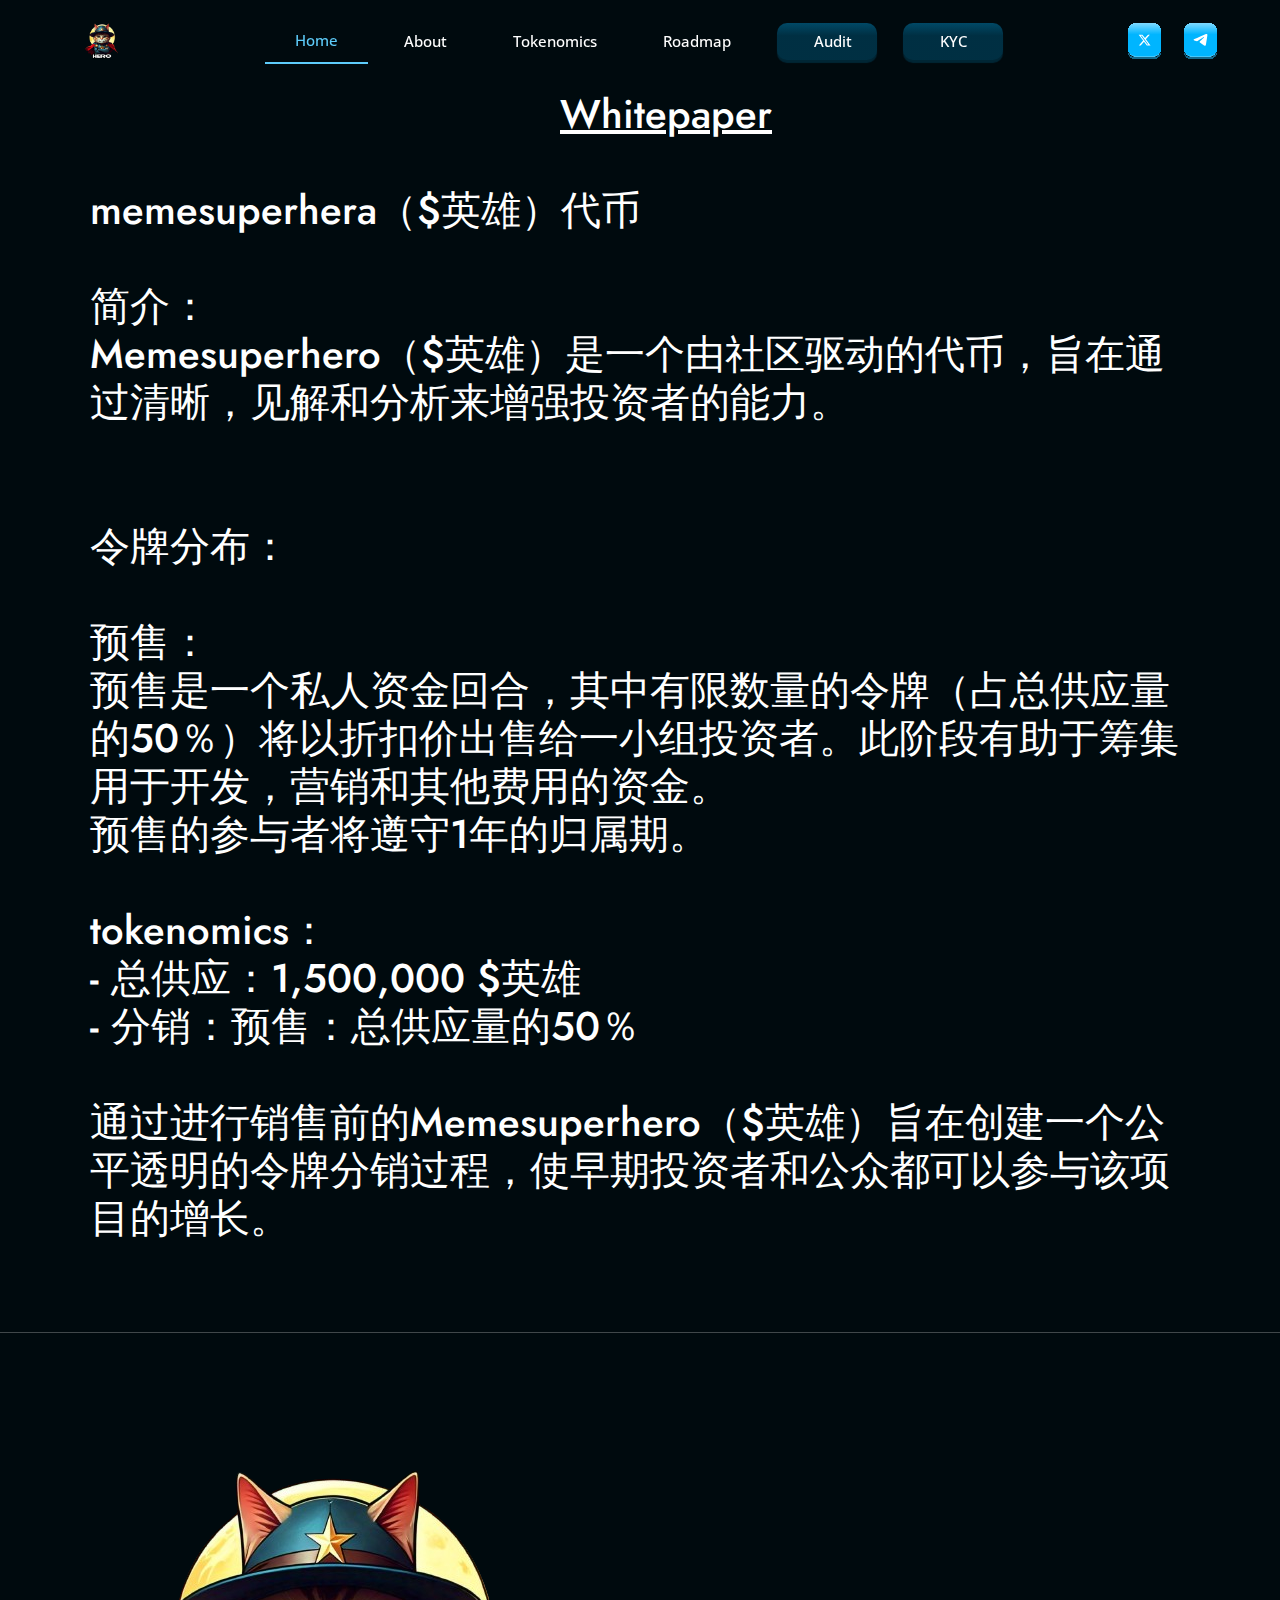
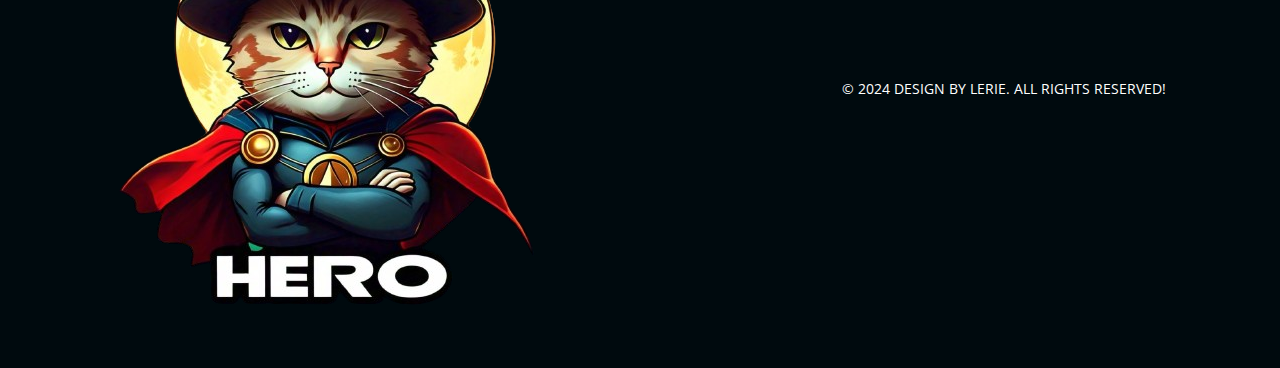
<file: chwhitepaper.html>
<!-- Free website design template by defilaunch.app

The launchpad on Base, BNB Chain, Solana, Linea and soon zkSync.

Create a token for only $7 on defilaunch.app
Create a fair launch for only $7 on defilaunch.app
Create a airdrop to unlimited wallets for only $7 on defilaunch.app
+ Lock tokens and LP, Use our defiswap.app or defibridge.app.

Get the latest Defi news on definews.app

Official links for defilaunch.app

Website: https://defilaunch.app/
Launchpad: https://launchpad.defilaunch.app/
Swap:  https://defiswap.app/
Bridge: https://defibridge.app/
Github: https://github.com/DefiLaunchApp
Gitbook Docs: https://defilaunchapp.gitbook.io/
Twitter: https://twitter.com/defilaunchapp
Warpcast: https://warpcast.com/defilaunchapp.eth
Telegram: https://t.me/defilaunchapp
Discord: https://discord.com/invite/TsvvJUS58m
News Portal: https://definews.app/
Youtube: https://youtube.com/@defilaunch -->



<!DOCTYPE html>
<html lang="en">



<head>
  <meta charset="utf-8">
  <meta content="width=device-width, initial-scale=1.0" name="viewport">

  <title>MemeSuperHero</title>
  <meta content="" name="description">
  <meta content="" name="keywords">

  <!-- Favicons -->
  <link href="assets/images/favicon.png" rel="icon">
  <link href="assets/images/favicon.png" rel="apple-touch-icon">

  <!-- Google Fonts -->
  <link
    href="https://fonts.googleapis.com/css?family=Open+Sans:300,300i,400,400i,600,600i,700,700i|Jost:300,300i,400,400i,500,500i,600,600i,700,700i|Poppins:300,300i,400,400i,500,500i,600,600i,700,700i"
    rel="stylesheet">


  <link rel="preconnect" href="https://fonts.googleapis.com/">
  <link rel="preconnect" href="https://fonts.gstatic.com/" crossorigin>
  <link href="https://fonts.googleapis.com/css2?family=Orbitron:wght@400;500;600;700;800;900&amp;display=swap"
    rel="stylesheet">

  <!-- Vendor CSS Files -->
  <link href="assets/vendor/aos/aos.css" rel="stylesheet">
  <link href="assets/vendor/bootstrap/css/bootstrap.min.css" rel="stylesheet">
  <link href="assets/vendor/bootstrap-icons/bootstrap-icons.css" rel="stylesheet">
  <link href="assets/vendor/boxicons/css/boxicons.min.css" rel="stylesheet">
  <link href="assets/vendor/remixicon/remixicon.css" rel="stylesheet">
  <link href="assets/vendor/swiper/swiper-bundle.min.css" rel="stylesheet">

  <!-- Template Main CSS File -->
  <link href="assets/css/style.css" rel="stylesheet">

</head>

<body style="background-color:   #000a0e;">

  <!-- ======= Header ======= -->
  <header id="header" class="fixed-top ">
    <div class="container d-flex align-items-center">


      <!-- Uncomment below if you prefer to use an image logo -->
      <a href="index-2.html" class="logo me-auto"><img src="assets/images/favicon.png" alt="" class="img-fluid"></a>

      <nav id="navbar" class="navbar">
        <ul>
          <li><a class="nav-link scrollto active" href="index.html">Home</a></li>
          <li><a class="nav-link scrollto" href="index.html">About</a></li>
          <li><a class="nav-link scrollto" href="index.html">Tokenomics</a></li>
          <li><a class="nav-link   scrollto" href="index.html">Roadmap</a></li>
          <!-- <li><a class="nav-link scrollto" href="#presale">Presale</a></li> -->
          <li class="nav-btn">

            <button class="btn-dark-blue" style="width: 100px;">
              <a href="https://discord.com/channels/1190663950384250910/1230112350548262963" target="_blank"> Audit</a>
            </button>
          </li>

          <li class="nav-btn">
            <button class="btn-dark-blue" style="width: 100px;">
              <a href="https://discord.com/channels/1190663950384250910/1230112350548262963" target="_blank"> KYC</a>
            </button>
            </a>
          </li>

          <li class="icon-social-desktop">
            <div class="filename-1-frame" style="margin-left: 70px;">
              <a href="https://x.com/John37511048417" target="_blank">
                <img class="filename-1-icon2" alt="" src="assets/images/navbar/filename-12.svg" width="35" />
              </a>
            </div>
          </li>
          <li class="icon-social-desktop">
            <div class="filename-1-frame">
              <a href="https://t.me/memesuperhero" target="_blank">
                <img class="filename-1-icon2" alt="" src="assets/images/navbar/telegram2.svg" width="35" />
              </a>
            </div>
          </li>

          <div class="icon-social-mobile">
            <div class="filename-1-frame">
              <a href="https://x.com/John37511048417" target="_blank">
                <img class="filename-1-icon2" alt="" src="assets/images/navbar/filename-12.svg" width="35" />
              </a>
            </div>
            <div class="filename-1-frame">
              <a href="https://t.me/memesuperhero" target="_blank">
                <img class="filename-1-icon2" alt="" src="assets/images/navbar/telegram2.svg" width="35" />
              </a>
            </div>
          </div>
        </ul>
        <i class="bi bi-list mobile-nav-toggle"></i>
      </nav><!-- .navbar -->

    </div>
  </header><!-- End Header -->
  <h1 style="background-color:  c; color: white; margin: 90px;"><span style="margin-left: 470px; text-decoration: underline;">Whitepaper</span><br><br>
    memesuperhera（$英雄）代币<br> <br>
    简介：<br>
    Memesuperhero（$英雄）是一个由社区驱动的代币，旨在通过清晰，见解和分析来增强投资者的能力。<br> <br> <br>
    令牌分布：<br> <br>
    预售：<br>
    预售是一个私人资金回合，其中有限数量的令牌（占总供应量的50％）将以折扣价出售给一小组投资者。此阶段有助于筹集用于开发，营销和其他费用的资金。 <br>预售的参与者将遵守1年的归属期。<br> <br>
    tokenomics：<br>
    - 总供应：1,500,000 $英雄<br>
    - 分销：预售：总供应量的50％<br> <br>
    通过进行销售前的Memesuperhero（$英雄）旨在创建一个公平透明的令牌分销过程，使早期投资者和公众都可以参与该项目的增长。
  </h1>
<hr style="height: 60px; color: white;">

  </main><!-- End #main -->

  <!-- ======= Footer ======= -->
  <footer id="footer">
    <div class="container footer-bottom clearfix">
      <div class="row content">
        <div class="col-lg-8">
          <a href="index.html" style="width: 150px;"><img src="assets/images/favicon.png" /></a>
        </div>
        <div class="col-lg-4 align-self-center">

          <div class=" text-uppercase">
            &copy; 2024 <span>design by Lerie</span>. All Rights Reserved!
          </div>
        </div>

      </div>
  </footer><!-- End Footer -->

  <div id=" preloader"></div>
  <a href="#" class="back-to-top d-flex align-items-center justify-content-center"><i
      class="bi bi-arrow-up-short"></i></a>

  <!-- Vendor JS Files -->
  <script src="assets/vendor/aos/aos.js"></script>
  <script src="assets/vendor/bootstrap/js/bootstrap.bundle.min.js"></script>
  <script src="assets/vendor/glightbox/js/glightbox.min.js"></script>
  <script src="assets/vendor/isotope-layout/isotope.pkgd.min.js"></script>
  <script src="assets/vendor/swiper/swiper-bundle.min.js"></script>
  <script src="assets/vendor/waypoints/noframework.waypoints.js"></script>
  <script src="assets/vendor/php-email-form/validate.js"></script>

  <!-- Template Main JS File -->
  <script src="assets/js/main.js"></script>

</body>



</html>

<!-- Free website design template by defilaunch.app

The launchpad on Base, BNB Chain, Solana, Linea and soon zkSync.

Create a token for only $7 on defilaunch.app
Create a fair launch for only $7 on defilaunch.app
Create a airdrop to unlimited wallets for only $7 on defilaunch.app
+ Lock tokens and LP, Use our defiswap.app or defibridge.app.

Get the latest Defi news on definews.app

Official links for defilaunch.app

Website: https://defilaunch.app/
Launchpad: https://launchpad.defilaunch.app/
Swap:  https://defiswap.app/
Bridge: https://defibridge.app/
Github: https://github.com/DefiLaunchApp
Gitbook Docs: https://defilaunchapp.gitbook.io/
Twitter: https://twitter.com/defilaunchapp
Warpcast: https://warpcast.com/defilaunchapp.eth
Telegram: https://t.me/defilaunchapp
Discord: https://discord.com/invite/TsvvJUS58m
News Portal: https://definews.app/
Youtube: https://youtube.com/@defilaunch -->
</file>
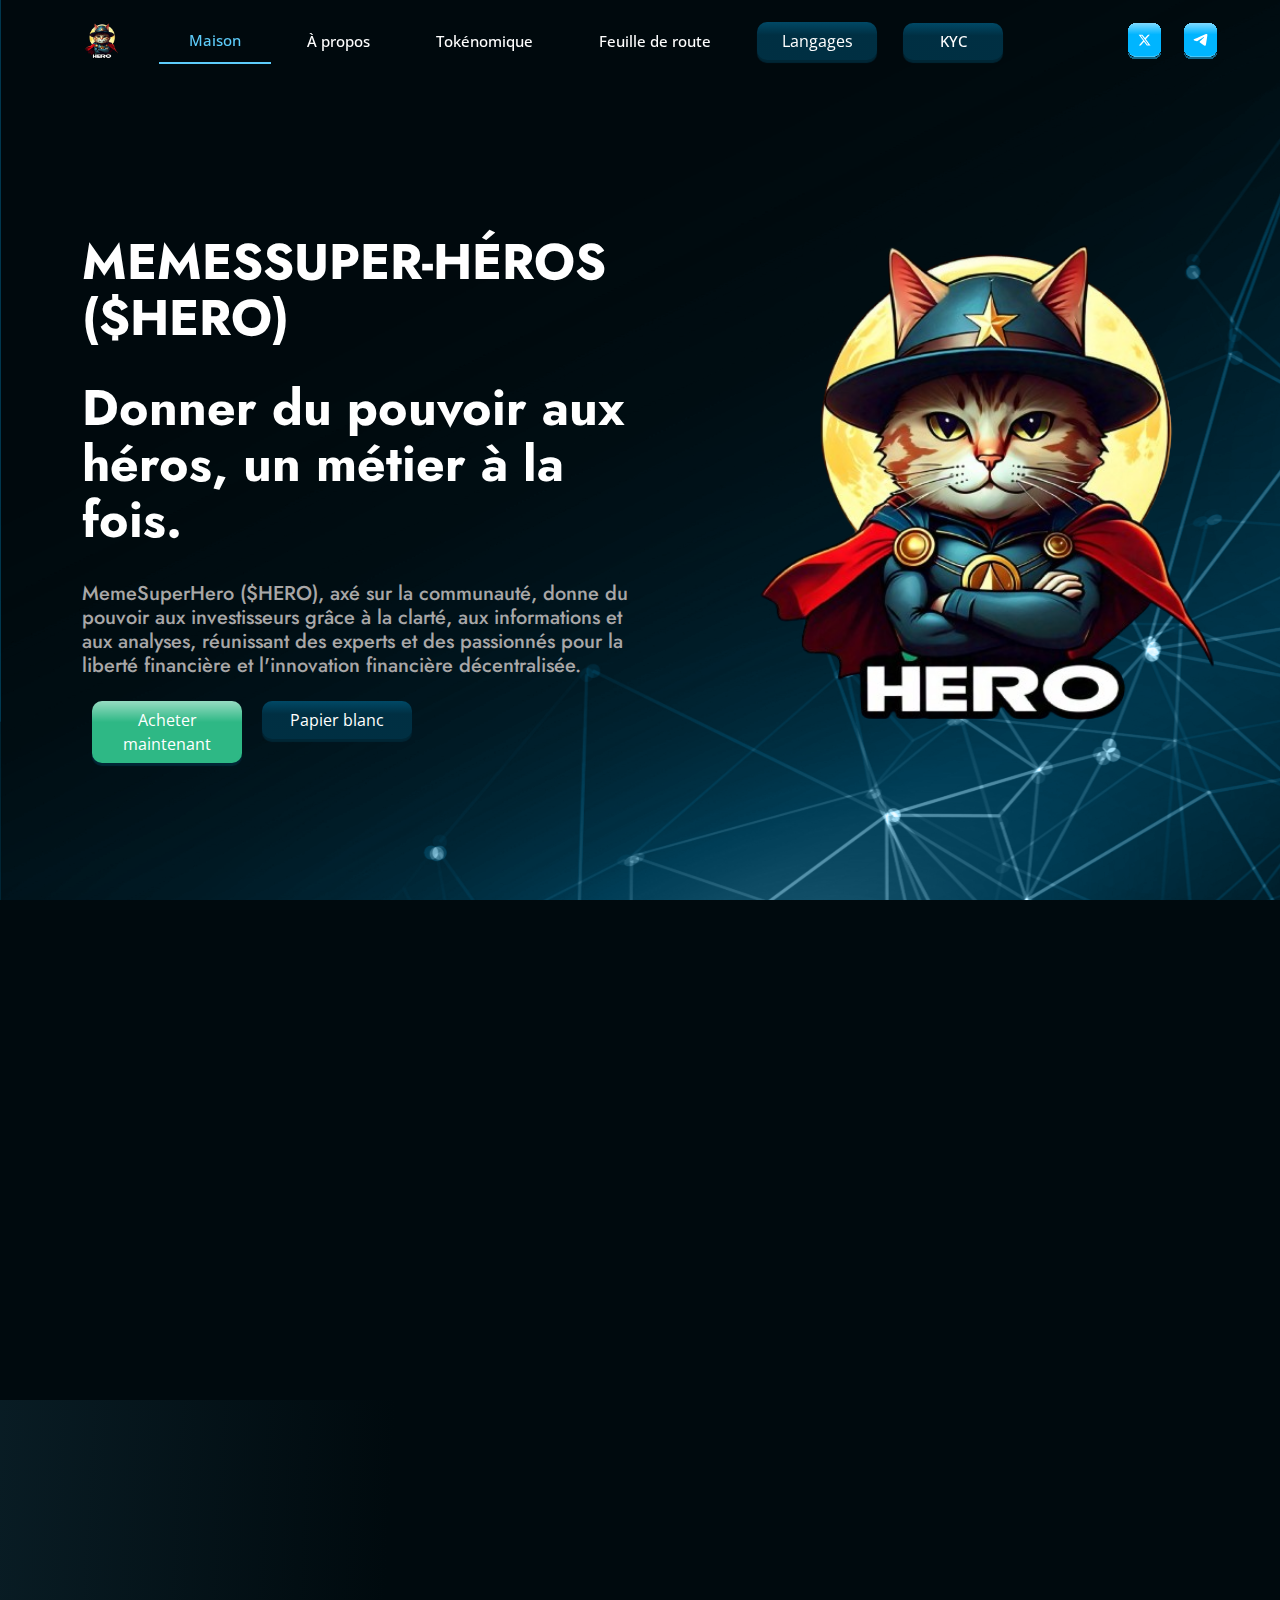
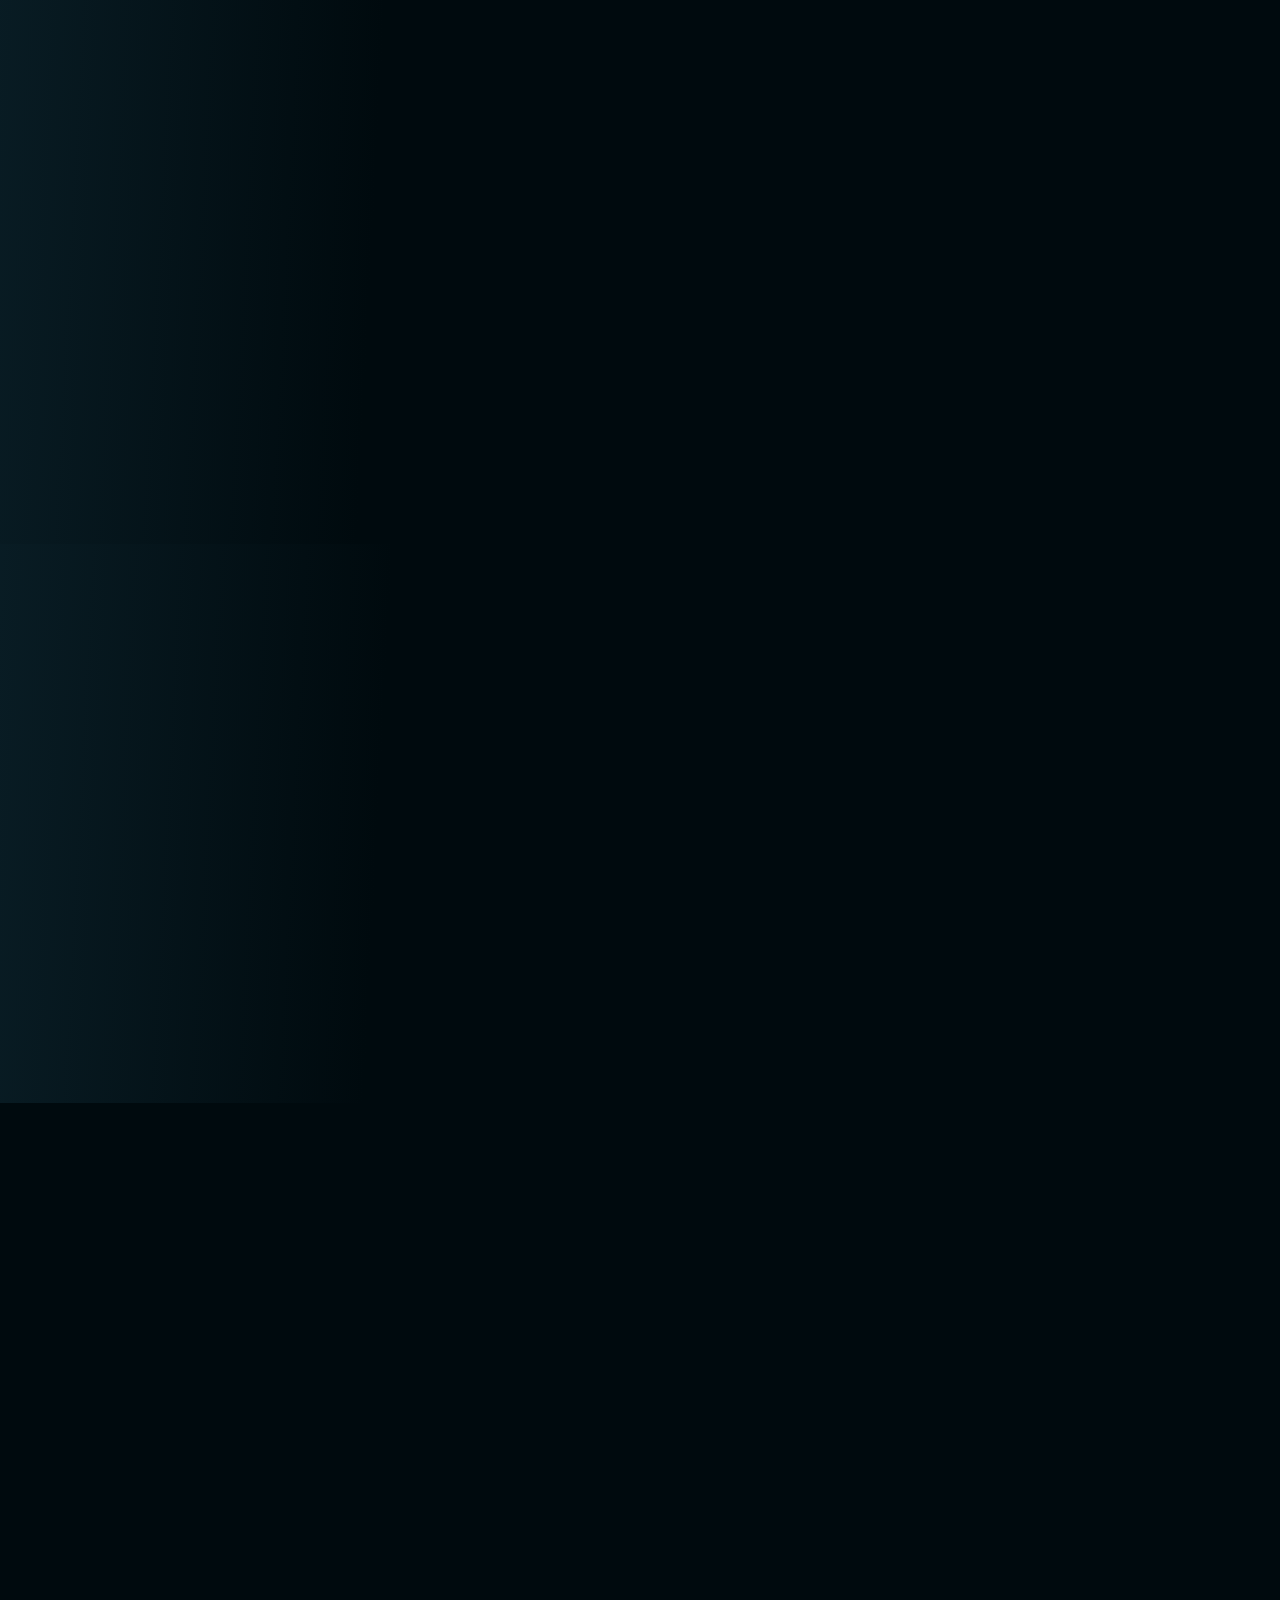
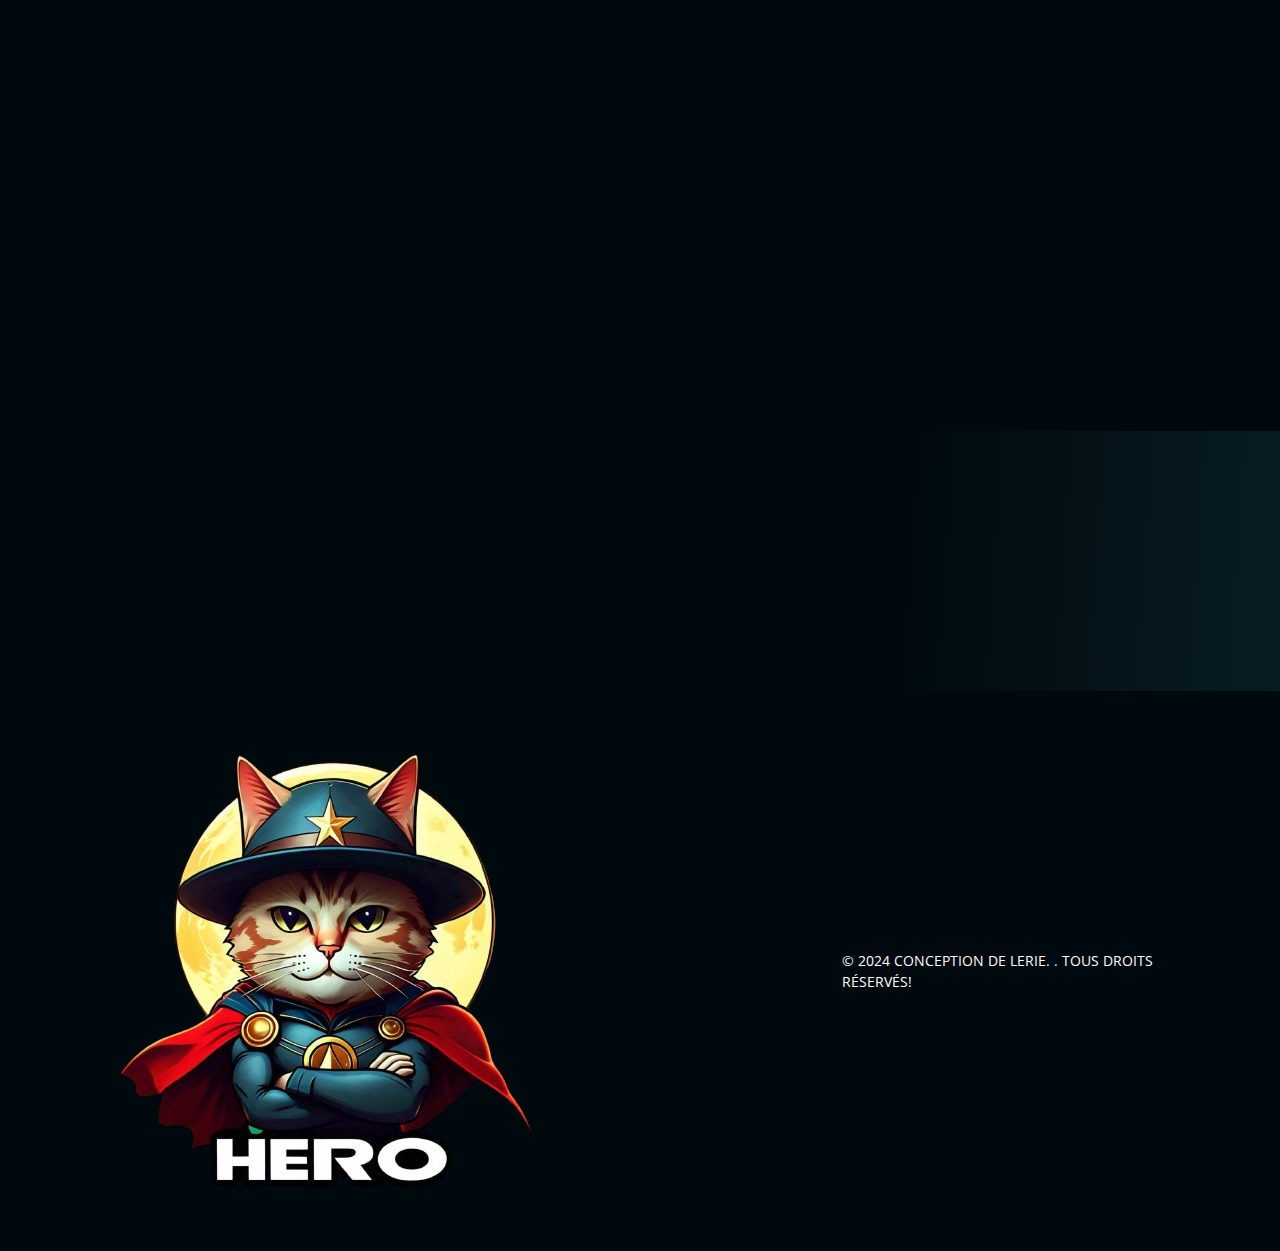
<file: french.html>
<!-- Free website design template by defilaunch.app

The launchpad on Base, BNB Chain, Solana, Linea and soon zkSync.

Create a token for only $7 on defilaunch.app
Create a fair launch for only $7 on defilaunch.app
Create a airdrop to unlimited wallets for only $7 on defilaunch.app
+ Lock tokens and LP, Use our defiswap.app or defibridge.app.

Get the latest Defi news on definews.app

Official links for defilaunch.app

Website: https://defilaunch.app/
Launchpad: https://launchpad.defilaunch.app/
Swap:  https://defiswap.app/
Bridge: https://defibridge.app/
Github: https://github.com/DefiLaunchApp
Gitbook Docs: https://defilaunchapp.gitbook.io/
Twitter: https://twitter.com/defilaunchapp
Warpcast: https://warpcast.com/defilaunchapp.eth
Telegram: https://t.me/defilaunchapp
Discord: https://discord.com/invite/TsvvJUS58m
News Portal: https://definews.app/
Youtube: https://youtube.com/@defilaunch -->



<!DOCTYPE html>
<html lang="en">



<head>
  <meta charset="utf-8">
  <meta content="width=device-width, initial-scale=1.0" name="viewport">

  <title>MemeSuperHero</title>
  <meta content="" name="description">
  <meta content="" name="keywords">

  <!-- Favicons -->
  <link href="assets/images/favicon.png" rel="icon">
  <link href="assets/images/favicon.png" rel="apple-touch-icon">

  <!-- Google Fonts -->
  <link
    href="https://fonts.googleapis.com/css?family=Open+Sans:300,300i,400,400i,600,600i,700,700i|Jost:300,300i,400,400i,500,500i,600,600i,700,700i|Poppins:300,300i,400,400i,500,500i,600,600i,700,700i"
    rel="stylesheet">


  <link rel="preconnect" href="https://fonts.googleapis.com/">
  <link rel="preconnect" href="https://fonts.gstatic.com/" crossorigin>
  <link href="https://fonts.googleapis.com/css2?family=Orbitron:wght@400;500;600;700;800;900&amp;display=swap"
    rel="stylesheet">

  <!-- Vendor CSS Files -->
  <link href="assets/vendor/aos/aos.css" rel="stylesheet">
  <link href="assets/vendor/bootstrap/css/bootstrap.min.css" rel="stylesheet">
  <link href="assets/vendor/bootstrap-icons/bootstrap-icons.css" rel="stylesheet">
  <link href="assets/vendor/boxicons/css/boxicons.min.css" rel="stylesheet">
  <link href="assets/vendor/remixicon/remixicon.css" rel="stylesheet">
  <link href="assets/vendor/swiper/swiper-bundle.min.css" rel="stylesheet">

  <!-- Template Main CSS File -->
  <link href="assets/css/style.css" rel="stylesheet">

</head>

<body>

  <!-- ======= Header ======= -->
  <header id="header" class="fixed-top ">
    <div class="container d-flex align-items-center">


      <!-- Uncomment below if you prefer to use an image logo -->
      <a href="index-2.html" class="logo me-auto"><img src="assets/images/favicon.png" alt="" class="img-fluid"></a>

      <nav id="navbar" class="navbar">
        <ul>
          <li><a class="nav-link scrollto active" href="#hero">Maison</a></li>
          <li><a class="nav-link scrollto" href="#about">À propos</a></li>
          <li><a class="nav-link scrollto" href="#tokenomics">Tokénomique</a></li>
          <li><a class="nav-link   scrollto" href="#roadmap">Feuille de route</a></li>
          <!-- <li><a class="nav-link scrollto" href="#presale">Presale</a></li> -->
          <li class="nav-btn">

            <div class="dropdown">
              <button  class="btn-dark-blue" style="width: 120px;">Langages</button>
              <div class="dropdown-content">
                <a href="index.html" target="_self">English</a>
              <a href="chinese.html" target="_self">Chinese</a>
              <a href="japanese.html" target="_self">Japanese</a>
              <a href="korean.html" target="_self">Korean</a>
              <a href="vietnamese.html" target="_self">Vietnamese</a>
              <a href="french.html" target="_self">French</a>
              </div>
            </div>

          </li>

          <li class="nav-btn">
            <button class="btn-dark-blue" style="width: 100px;">
              <a href="https://discord.com/channels/1190663950384250910/1230112350548262963" target="_blank"> KYC</a>
            </button>
            </a>
          </li>

          <li class="icon-social-desktop">
            <div class="filename-1-frame" style="margin-left: 70px;">
              <a href="https://x.com/John37511048417" target="_blank">
                <img class="filename-1-icon2" alt="" src="assets/images/navbar/filename-12.svg" width="35" />
              </a>
            </div>
          </li>
          <li class="icon-social-desktop">
            <div class="filename-1-frame">
              <a href="https://t.me/memesuperhero" target="_blank">
                <img class="filename-1-icon2" alt="" src="assets/images/navbar/telegram2.svg" width="35" />
              </a>
            </div>
          </li>

          <div class="icon-social-mobile">
            <div class="filename-1-frame">
              <a href="https://x.com/John37511048417" target="_blank">
                <img class="filename-1-icon2" alt="" src="assets/images/navbar/filename-12.svg" width="35" />
              </a>
            </div>
            <div class="filename-1-frame">
              <a href="https://t.me/memesuperhero" target="_blank">
                <img class="filename-1-icon2" alt="" src="assets/images/navbar/telegram2.svg" width="35" />
              </a>
            </div>
          </div>
        </ul>
        <i class="bi bi-list mobile-nav-toggle"></i>
      </nav><!-- .navbar -->

    </div>
  </header><!-- End Header -->

  <!-- ======= Hero Section ======= -->
  <section id="hero" class="d-flex align-items-center">

    <div class="container">
      <div class="row">
        <div class="col-lg-6 d-flex flex-column justify-content-center pt-4 pt-lg-0 order-2 order-lg-1"
          data-aos="fade-up" data-aos-delay="200">
          <h1 class="mt-4">MEMESSUPER-HÉROS ($HERO)</h1>
          <h1 class="mt-4">Donner du pouvoir aux héros, un métier à la fois.</h1>
          <h5 class="mt-4">MemeSuperHero ($HERO), axé sur la communauté, donne du pouvoir aux investisseurs grâce à la clarté, aux informations et aux analyses, réunissant des experts et des passionnés pour la liberté financière et l'innovation financière décentralisée.</h5>
          <div class="col-md-12 col-lg-12 d-flex">
            <div class="">
              <a href="https://launchpad.defilaunch.app/" target="_self"><button class="btn-sky-blue" style="width: 150px;  margin-top: 15px;">
                Acheter maintenant
                </button>
              </a>
            </div>
            <div class="">
              <a href="whitepaper.html" target="_self"> <button class="btn-dark-blue" style="width: 150px; margin-top: 15px;">
                Papier blanc
                </button>
              </a>
            </div>
          </div>
        </div>

        <div class="col-lg-6 order-1 order-lg-2 hero-img for-desktok-frog-img" data-aos="zoom-in" data-aos-delay="200">
          <img src="assets/images/favicon.png" class="img img-fluid animated" alt="" width="600">
        </div>
      </div>
      <div class="col-lg-6 order-1 order-lg-2 for-mobile-frog-img" data-aos="zoom-in" data-aos-delay="200">
        <img src="assets/images/favicon.png" class="img img-fluid animated" alt="">
      </div>
    </div>

  </section><!-- End Hero -->

  <main id="main">


    <!-- ======= About Us Section ======= -->
    <section id="about" class="about">
      <div class="container" data-aos="fade-up">
        <div class="row content">
          <div class="col-lg-6">
            <img src="assets/images/logoimage2.png" class="img img-fluid" />
          </div>
          <div class="col-lg-6 pt-lg-0 mt-4 align-self-center">
            <div class="section-title">
              <span><img src="assets/images/Line.svg" /></span>
              <h2 class="mt-4">À propos</h2>
            </div>

            <p class="section-sub-title mt-4">
              Fatigué de naviguer seul dans le monde complexe de l’investissement ?
            </p>
            <p class="section-sub-title mt-4">
              Memesuperhero Token ($ Hero) est la solution ultime, combinant la blockchain, le web3, l'IA et l'intelligence augmentée, pour fournir des clarté, des informations basées sur les données et des analyses de pointe. Rejoignez notre communauté d'investisseurs et d'experts avertis pour surmonter les défis d'investissement, prendre des décisions éclairées et obtenir la liberté financière avec confiance.
            </p>
            <p class="section-sub-title mt-4">
              En savoir plus et commencer à résoudre vos défis d'investissement aujourd'hui avec notre solution.
            </p>
          </div>
        </div>
      </div>
    </section>

    <section id="tokenomics" class="about">
      <div class="container" data-aos="fade-up">
        <div class="section-title">
          <span><img src="assets/images/Line.svg" /></span>
          <h2 class="mt-4">Tokénomique</h2>
        </div>

        <div class="row content align-items-center" style="margin: 80px 0px;">
          <div class="col-lg-6">
            <div class="card">
              <h5 class="card-title font-family-orbitron-normal ">Adresses du contrat [CA]</h5>
              <div class="card-body table-custom-body">
                <div class="row">
                  <div class="col-lg-2">
                    <p class="label">SOL:</p>
                  </div>
                  <div class="col-lg-10">
                    <p class="value">0x3C2e8a667e5DA2806dbe3910f18B99979f1a266e</p>
                  </div>
                </div>

                <div class="row">
                  <div class="col-lg-2">
                    <p class="label">ETH:</p>
                  </div>
                  <div class="col-lg-10">
                    <p class="value">0x3C2e8a667e5DA2806dbe3910f18B99979f1a266e</p>
                  </div>
                </div>
                <div class="row">
                  <div class="col-lg-2">
                    <p class="label">BNB:</p>
                  </div>
                  <div class="col-lg-10">
                    <p class="value">0x3C2e8a667e5DA2806dbe3910f18B99979f1a266e</p>
                  </div>
                </div>

                <div class="row">
                  <div class="col-lg-2">
                    <p class="label">MATIC:</p>
                  </div>
                  <div class="col-lg-10">
                    <p class="value">0x3C2e8a667e5DA2806dbe3910f18B99979f1a266e</p>
                  </div>
                </div>
                <div class="row" style="border-radius: 0px 0px 10px 10px;">
                  <div class="col-lg-2">
                    <p class="label">AVAX:</p>
                  </div>
                  <div class="col-lg-10">
                    <p class="value">0x3C2e8a667e5DA2806dbe3910f18B99979f1a266e</p>
                  </div>
                </div>
                <div class="row">
                  <div class="col-lg-2">
                    <p class="label">USDT:</p>
                  </div>
                  <div class="col-lg-10">
                    <p class="value">0x3C2e8a667e5DA2806dbe3910f18B99979f1a266e</p>
                  </div>
                </div>
              </div>
            </div>
          </div>

          <div class="col-lg-1">
          </div>
          <div class="col-lg-5 pt-4 pt-lg-0">
            <div class="card">
              <h5 class="card-title font-family-orbitron-normal ">MemeSuperHero</h5>
              <div class="card-body table-custom-body">
                <div class="row">
                  <div class="col-lg-7">
                    <p class="label">Approvisionnement total:</p>
                  </div>
                  <div class="col-lg-5">
                    <p class="value">1,500,000,000</p>
                  </div>
                </div>

                <div class="row">
                  <div class="col-lg-7">
                    <p class="label">Lancement équitable:</p>
                  </div>
                  <div class="col-lg-5">
                    <p class="value">70%</p>
                  </div>
                </div>

                <div class="row">
                  <div class="col-lg-7">
                    <p class="label">Airdrop:</p>
                  </div>
                  <div class="col-lg-5">
                    <p class="value">5%</p>
                  </div>
                </div>
                <div class="row">
                  <div class="col-lg-7">
                    <p class="label">LP:</p>
                  </div>
                  <div class="col-lg-5">
                    <p class="value">100% Burnt</p>
                  </div>
                </div>

                <div class="row">
                  <div class="col-lg-7">
                    <p class="label">IMPÔT:</p>
                  </div>
                  <div class="col-lg-5">
                    <p class="value">3%</p>
                  </div>
                </div>
                <div class="row" style="border-radius: 0px 0px 10px 10px;">
                  <div class="col-lg-7">
                    <p class="label">Dev & Marketing:</p>
                  </div>
                  <div class="col-lg-5">
                    <p class="value">1% each</p>
                  </div>
                </div>
              </div>
          </div>
        </div>
      </div>
      </div>
    </section>

    <section id="roadmap" class="about" style="background-color: #021E0A;">
      <div class="container" data-aos="fade-up">
        <div class="section-title d-flex justify-content-center">
          <div class="text-align-last-center">
            <span><img src="assets/images/Line.svg" /></span>
            <h2 class="fmt-4  text-white mb-0">Feuille de route</h2>
          </div>
        </div>

        <div class="row content mt-5">
          <div class="col-lg-4">
            <div class="card">
              <h5 class="card-title font-family-orbitron-normal ">Phase 01</h5>
              <div class="card-body">
                <ul>
                  <li>Conceptualiser $ Hero Token et développer des contrats intelligents(SOL, ETH, BNB, MATIC, AVAX, USDT...)</li>
                  <li>Configuration et distribution du portefeuille</li>
                  <li>Préparez et conduisez les ventes de jetons Hero (Airdrop, Lancement équitable) et lancez </li>
                </ul>
              </div>
            </div>
          </div>

          <div class="col-lg-4">
            <div class="card">
              <h5 class="card-title font-family-orbitron-normal ">Phase 02</h5>
              <div class="card-body">
                <ul>
                  <li> $ Hero Listing in Dextools, Dexscreener, Birdeye, Dexview Mises à jour</li>
                  <li>Développement des services publics et liste CEX</li>
                  <li>Tests et assurance qualité</li>
                  <li>Harmoniser tous les jetons dans une plate-forme Defi (DAPP)</li>
                </ul>
              </div>
            </div>
          </div>

          <div class="col-lg-4">
            <div class="card">
              <h5 class="card-title font-family-orbitron-normal ">Phase 03</h5>
              <div class="card-body">
                <ul>
                  <li>Bâtiment communautaire</li>
                  <li>Utilisation du DAPP dans les réseaux</li>
                  <li>Échange de développement et de tests</li>
                  <li>Préparation du lancement et marketing</li>
                  <li>Sécurité, conformité, lancement</li>
                </ul>
              </div>
            </div>
          </div>
        </div>
      </div>
    </section>

    <section id="clients" class="about" style="background-color: #000a0e;">
      <div class="container" data-aos="fade-up">
        <div class="section-title d-flex justify-content-center">
          <div class="text-align-last-center">
            <span><img src="assets/images/Line.svg" /></span>
            <h2 class="mt-4  text-white mb-0">Partenaires officiels</h2>
          </div>
        </div>
        <div class="row py-5" data-aos="zoom-in">
          <div class="col-lg-3 col-md-4 col-6 d-flex align-items-center justify-content-center mb-2">
            <a href="https://launchpad.defilaunch.app/" target="_blank">
              <img src="assets/images/clients/defilaunch.png" class="img img-fluid" alt="">
            </a>
          </div>
          

          <div class="col-lg-3 col-md-4 col-6 d-flex align-items-center justify-content-center mb-2">
            <a href="https://dexscreener.com/" target="_blank">
              <img src="assets/images/clients/dexscreener.png" class="img img-fluid" alt="">
            </a>
          </div>

          <div class="col-lg-3 col-md-4 col-6 d-flex align-items-center justify-content-center mb-2">
            <a href="https://www.defiswap.app" target="_blank">
              <img src="assets/images/clients/defiswap.png" class="img-fluid" alt="">
            </a>
          </div>

          <div class="col-lg-3 col-md-4 col-6 d-flex align-items-center justify-content-center mb-2">
            <a href="https://discord.com/channels/1190663950384250910/1230112350548262963" target="_blank">
              <img src="assets/images/clients/techrate.png" class="img-fluid" alt="">
            </a>
          </div>
        </div>
      </div>
    </section>



    <section id="featured" class="about" style="background-color: #000a0e;">
      <div class="container" data-aos="fade-up">
        <div class="section-title d-flex justify-content-center">
          <div class="text-align-last-center">
            <span><img src="assets/images/Line.svg" /></span>
            <h2 class="mt-4  text-white mb-0">Comme en vedette dans</h2>
          </div>
        </div>
        <div class="row py-5" data-aos="zoom-in">
          <div class="col-lg-4 col-md-4 col-6 d-flex align-items-center justify-content-center mb-2">
            <a href="https://www.benzinga.com" target="_blank">
              <img src="assets/images/featured/client1.svg" class="img img-fluid" alt="">
            </a>
          </div>

          <div class="col-lg-4 col-md-4 col-6 d-flex align-items-center justify-content-center mb-2">
            <a href="https://www.digitaljournal.com" target="_blank">
              <img src="assets/images/featured/client2.svg" class="img img-fluid" alt="">
            </a>
          </div>

          <div class="col-lg-4 col-md-4 col-6 d-flex align-items-center justify-content-center mb-2">
            <a href="https://yahoo.com" target="_blank">
              <img src="assets/images/featured/client3.svg" class="img-fluid" alt="">
            </a>
          </div>
        </div>
        <div class="text-center">
          <a href="#"><button class="btn-sky-blue" style="width: 150px;  margin-top: 15px;">
            Se déplacer vers le haut
            </button>
          </a>
        </div>
      </div>
    </section>


    <section id="presale" class="about">
      <div class="container" data-aos="fade-up">
        <div class="row content">
          <div class="col-lg-12">
            <div class="">
              <div class="card-body">
                <div class="row">
                  <div class="col-lg-12 pt-4 pt-lg-0">
                    <div class="disclaimer-bottom">
                      <h3 class="mt-4  text-uppercase">Énoncé de mission</h3>

                      <p class="fs-6">$ Hero Token est un jeton de mème avec une grande valeur intrinsèque et un grand retour sur investissement financier. Avec notre projet à long terme, nous créons un environnement d'investissement pur et un engagement communautaire avec un retour d'infirmière impressionnant et exceptionnel.
                      </p>
                    </div>
                  </div>
                </div>
              </div>
            </div>

          </div>

        </div>

      </div>
    </section>



  </main><!-- End #main -->

  <!-- ======= Footer ======= -->
  <footer id="footer">
    <div class="container footer-bottom clearfix">
      <div class="row content">
        <div class="col-lg-8">
          <a href="#"><img src="assets/images/favicon.png" /></a>
        </div>
        <div class="col-lg-4 align-self-center">

          <div class=" text-uppercase">
            &copy; 2024 <span>
              Conception de Lerie. </span>. Tous droits réservés!
          </div>
        </div>

      </div>
  </footer><!-- End Footer -->

  <div id=" preloader"></div>
  <a href="#" class="back-to-top d-flex align-items-center justify-content-center"><i
      class="bi bi-arrow-up-short"></i></a>

  <!-- Vendor JS Files -->
  <script src="assets/vendor/aos/aos.js"></script>
  <script src="assets/vendor/bootstrap/js/bootstrap.bundle.min.js"></script>
  <script src="assets/vendor/glightbox/js/glightbox.min.js"></script>
  <script src="assets/vendor/isotope-layout/isotope.pkgd.min.js"></script>
  <script src="assets/vendor/swiper/swiper-bundle.min.js"></script>
  <script src="assets/vendor/waypoints/noframework.waypoints.js"></script>
  <script src="assets/vendor/php-email-form/validate.js"></script>

  <!-- Template Main JS File -->
  <script src="assets/js/main.js"></script>

</body>



</html>

<!-- Free website design template by defilaunch.app

The launchpad on Base, BNB Chain, Solana, Linea and soon zkSync.

Create a token for only $7 on defilaunch.app
Create a fair launch for only $7 on defilaunch.app
Create a airdrop to unlimited wallets for only $7 on defilaunch.app
+ Lock tokens and LP, Use our defiswap.app or defibridge.app.

Get the latest Defi news on definews.app

Official links for defilaunch.app

Website: https://defilaunch.app/
Launchpad: https://launchpad.defilaunch.app/
Swap:  https://defiswap.app/
Bridge: https://defibridge.app/
Github: https://github.com/DefiLaunchApp
Gitbook Docs: https://defilaunchapp.gitbook.io/
Twitter: https://twitter.com/defilaunchapp
Warpcast: https://warpcast.com/defilaunchapp.eth
Telegram: https://t.me/defilaunchapp
Discord: https://discord.com/invite/TsvvJUS58m
News Portal: https://definews.app/
Youtube: https://youtube.com/@defilaunch -->
</file>
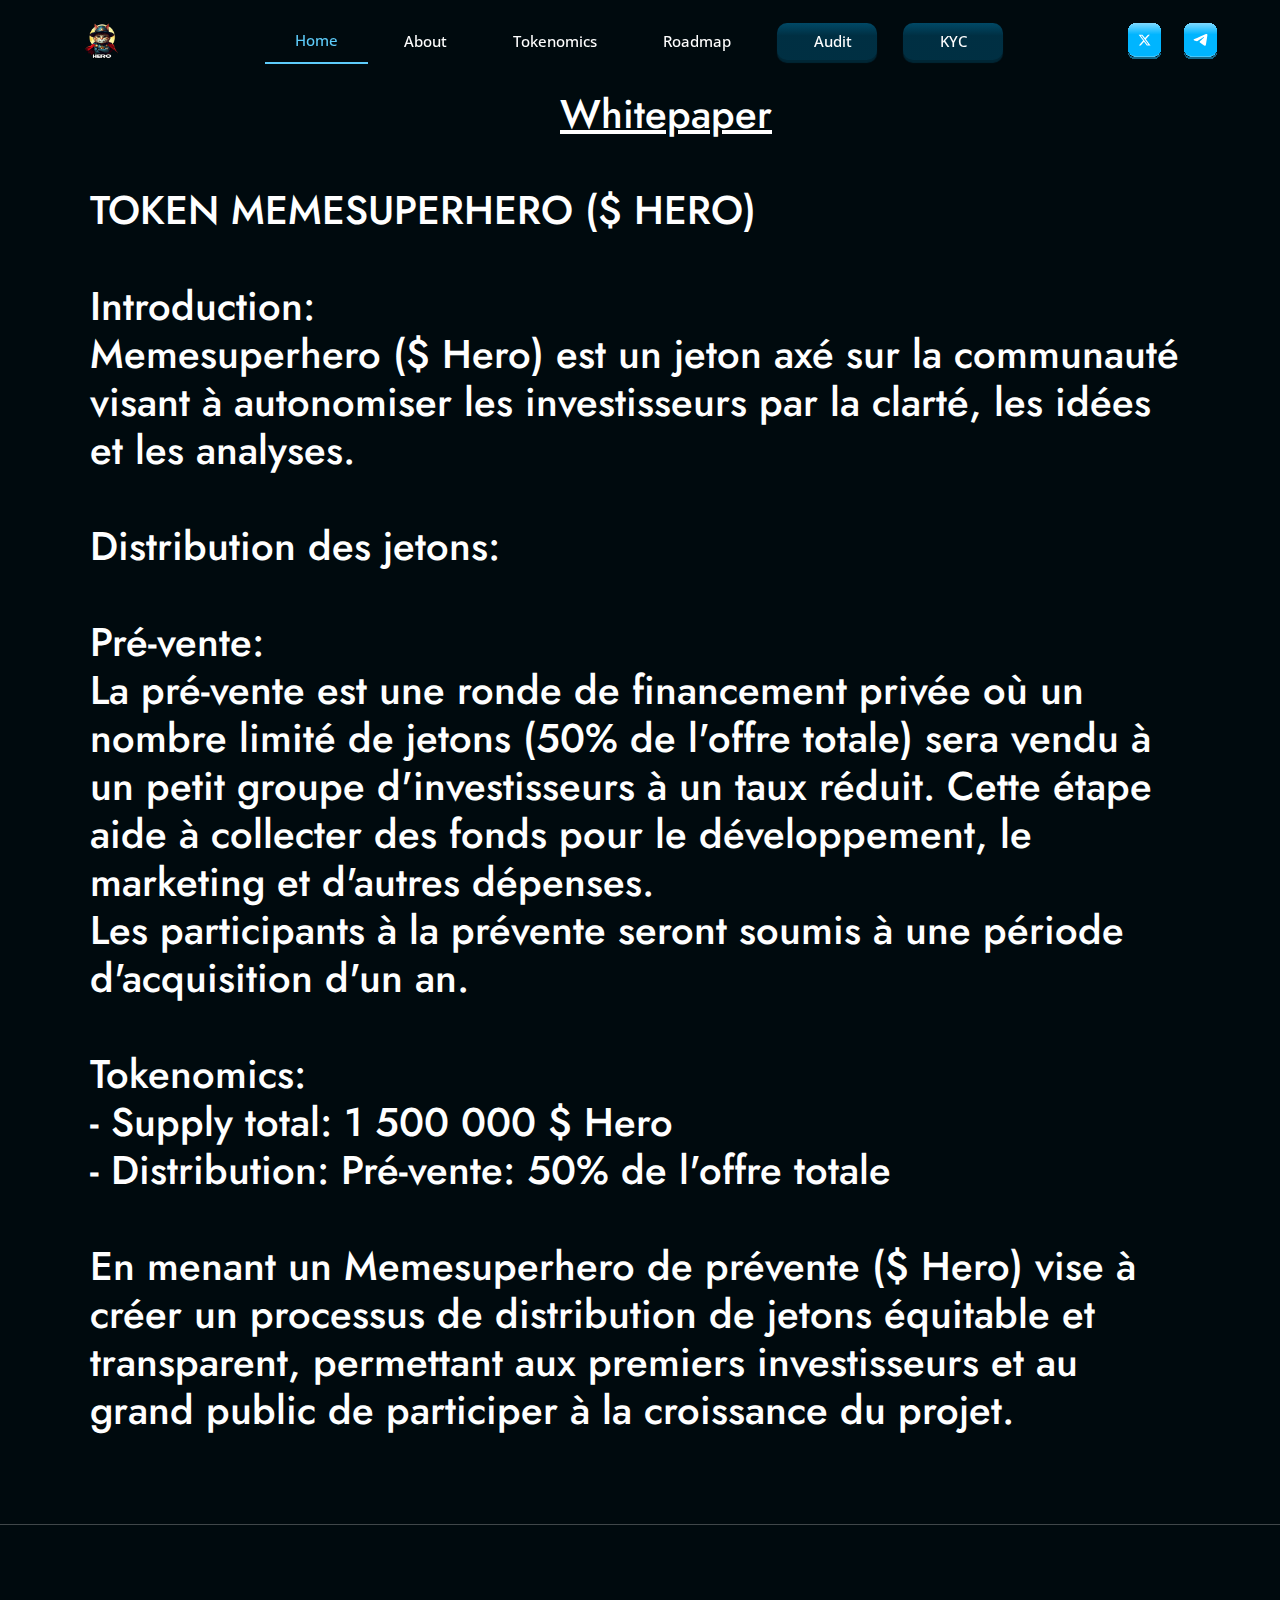
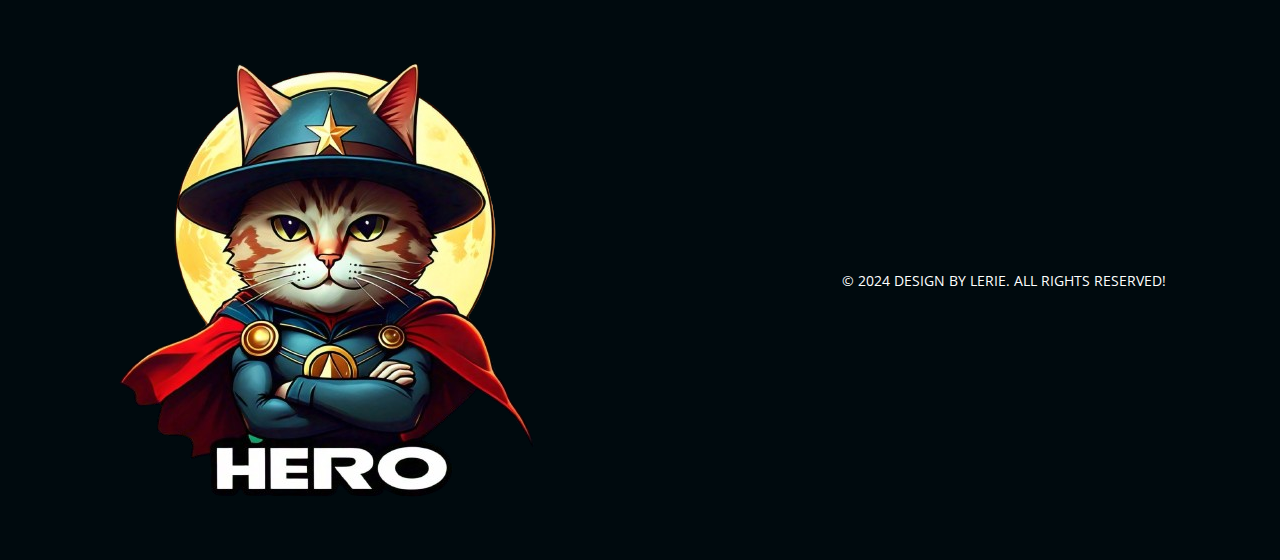
<file: frwhitepaper.html>
<!-- Free website design template by defilaunch.app

The launchpad on Base, BNB Chain, Solana, Linea and soon zkSync.

Create a token for only $7 on defilaunch.app
Create a fair launch for only $7 on defilaunch.app
Create a airdrop to unlimited wallets for only $7 on defilaunch.app
+ Lock tokens and LP, Use our defiswap.app or defibridge.app.

Get the latest Defi news on definews.app

Official links for defilaunch.app

Website: https://defilaunch.app/
Launchpad: https://launchpad.defilaunch.app/
Swap:  https://defiswap.app/
Bridge: https://defibridge.app/
Github: https://github.com/DefiLaunchApp
Gitbook Docs: https://defilaunchapp.gitbook.io/
Twitter: https://twitter.com/defilaunchapp
Warpcast: https://warpcast.com/defilaunchapp.eth
Telegram: https://t.me/defilaunchapp
Discord: https://discord.com/invite/TsvvJUS58m
News Portal: https://definews.app/
Youtube: https://youtube.com/@defilaunch -->



<!DOCTYPE html>
<html lang="en">



<head>
  <meta charset="utf-8">
  <meta content="width=device-width, initial-scale=1.0" name="viewport">

  <title>MemeSuperHero</title>
  <meta content="" name="description">
  <meta content="" name="keywords">

  <!-- Favicons -->
  <link href="assets/images/favicon.png" rel="icon">
  <link href="assets/images/favicon.png" rel="apple-touch-icon">

  <!-- Google Fonts -->
  <link
    href="https://fonts.googleapis.com/css?family=Open+Sans:300,300i,400,400i,600,600i,700,700i|Jost:300,300i,400,400i,500,500i,600,600i,700,700i|Poppins:300,300i,400,400i,500,500i,600,600i,700,700i"
    rel="stylesheet">


  <link rel="preconnect" href="https://fonts.googleapis.com/">
  <link rel="preconnect" href="https://fonts.gstatic.com/" crossorigin>
  <link href="https://fonts.googleapis.com/css2?family=Orbitron:wght@400;500;600;700;800;900&amp;display=swap"
    rel="stylesheet">

  <!-- Vendor CSS Files -->
  <link href="assets/vendor/aos/aos.css" rel="stylesheet">
  <link href="assets/vendor/bootstrap/css/bootstrap.min.css" rel="stylesheet">
  <link href="assets/vendor/bootstrap-icons/bootstrap-icons.css" rel="stylesheet">
  <link href="assets/vendor/boxicons/css/boxicons.min.css" rel="stylesheet">
  <link href="assets/vendor/remixicon/remixicon.css" rel="stylesheet">
  <link href="assets/vendor/swiper/swiper-bundle.min.css" rel="stylesheet">

  <!-- Template Main CSS File -->
  <link href="assets/css/style.css" rel="stylesheet">

</head>

<body style="background-color:   #000a0e;">

  <!-- ======= Header ======= -->
  <header id="header" class="fixed-top ">
    <div class="container d-flex align-items-center">


      <!-- Uncomment below if you prefer to use an image logo -->
      <a href="index-2.html" class="logo me-auto"><img src="assets/images/favicon.png" alt="" class="img-fluid"></a>

      <nav id="navbar" class="navbar">
        <ul>
          <li><a class="nav-link scrollto active" href="index.html">Home</a></li>
          <li><a class="nav-link scrollto" href="index.html">About</a></li>
          <li><a class="nav-link scrollto" href="index.html">Tokenomics</a></li>
          <li><a class="nav-link   scrollto" href="index.html">Roadmap</a></li>
          <!-- <li><a class="nav-link scrollto" href="#presale">Presale</a></li> -->
          <li class="nav-btn">

            <button class="btn-dark-blue" style="width: 100px;">
              <a href="https://discord.com/channels/1190663950384250910/1230112350548262963" target="_blank"> Audit</a>
            </button>
          </li>

          <li class="nav-btn">
            <button class="btn-dark-blue" style="width: 100px;">
              <a href="https://discord.com/channels/1190663950384250910/1230112350548262963" target="_blank"> KYC</a>
            </button>
            </a>
          </li>

          <li class="icon-social-desktop">
            <div class="filename-1-frame" style="margin-left: 70px;">
              <a href="https://x.com/John37511048417" target="_blank">
                <img class="filename-1-icon2" alt="" src="assets/images/navbar/filename-12.svg" width="35" />
              </a>
            </div>
          </li>
          <li class="icon-social-desktop">
            <div class="filename-1-frame">
              <a href="https://t.me/memesuperhero" target="_blank">
                <img class="filename-1-icon2" alt="" src="assets/images/navbar/telegram2.svg" width="35" />
              </a>
            </div>
          </li>

          <div class="icon-social-mobile">
            <div class="filename-1-frame">
              <a href="https://x.com/John37511048417" target="_blank">
                <img class="filename-1-icon2" alt="" src="assets/images/navbar/filename-12.svg" width="35" />
              </a>
            </div>
            <div class="filename-1-frame">
              <a href="https://t.me/memesuperhero" target="_blank">
                <img class="filename-1-icon2" alt="" src="assets/images/navbar/telegram2.svg" width="35" />
              </a>
            </div>
          </div>
        </ul>
        <i class="bi bi-list mobile-nav-toggle"></i>
      </nav><!-- .navbar -->

    </div>
  </header><!-- End Header -->
  <h1 style="background-color:  c; color: white; margin: 90px;"><span style="margin-left: 470px; text-decoration: underline;">Whitepaper</span><br><br>
    TOKEN MEMESUPERHERO ($ HERO) <br> <br>
    Introduction: <br>
    Memesuperhero ($ Hero) est un jeton axé sur la communauté visant à autonomiser les investisseurs par la clarté, les idées et les analyses. <br> <br>
    Distribution des jetons: <br> <br>
    Pré-vente: <br>
    La pré-vente est une ronde de financement privée où un nombre limité de jetons (50% de l'offre totale) sera vendu à un petit groupe d'investisseurs à un taux réduit. Cette étape aide à collecter des fonds pour le développement, le marketing et d'autres dépenses. <br> Les participants à la prévente seront soumis à une période d'acquisition d'un an. <br> <br>
    Tokenomics: <br>
    - Supply total: 1 500 000 $ Hero <br>
    - Distribution: Pré-vente: 50% de l'offre totale <br> <br>
    En menant un Memesuperhero de prévente ($ Hero) vise à créer un processus de distribution de jetons équitable et transparent, permettant aux premiers investisseurs et au grand public de participer à la croissance du projet.
  </h1>
<hr style="height: 60px; color: white;">

  </main><!-- End #main -->

  <!-- ======= Footer ======= -->
  <footer id="footer">
    <div class="container footer-bottom clearfix">
      <div class="row content">
        <div class="col-lg-8">
          <a href="index.html" style="width: 150px;"><img src="assets/images/favicon.png" /></a>
        </div>
        <div class="col-lg-4 align-self-center">

          <div class=" text-uppercase">
            &copy; 2024 <span>design by Lerie</span>. All Rights Reserved!
          </div>
        </div>

      </div>
  </footer><!-- End Footer -->

  <div id=" preloader"></div>
  <a href="#" class="back-to-top d-flex align-items-center justify-content-center"><i
      class="bi bi-arrow-up-short"></i></a>

  <!-- Vendor JS Files -->
  <script src="assets/vendor/aos/aos.js"></script>
  <script src="assets/vendor/bootstrap/js/bootstrap.bundle.min.js"></script>
  <script src="assets/vendor/glightbox/js/glightbox.min.js"></script>
  <script src="assets/vendor/isotope-layout/isotope.pkgd.min.js"></script>
  <script src="assets/vendor/swiper/swiper-bundle.min.js"></script>
  <script src="assets/vendor/waypoints/noframework.waypoints.js"></script>
  <script src="assets/vendor/php-email-form/validate.js"></script>

  <!-- Template Main JS File -->
  <script src="assets/js/main.js"></script>

</body>



</html>

<!-- Free website design template by defilaunch.app

The launchpad on Base, BNB Chain, Solana, Linea and soon zkSync.

Create a token for only $7 on defilaunch.app
Create a fair launch for only $7 on defilaunch.app
Create a airdrop to unlimited wallets for only $7 on defilaunch.app
+ Lock tokens and LP, Use our defiswap.app or defibridge.app.

Get the latest Defi news on definews.app

Official links for defilaunch.app

Website: https://defilaunch.app/
Launchpad: https://launchpad.defilaunch.app/
Swap:  https://defiswap.app/
Bridge: https://defibridge.app/
Github: https://github.com/DefiLaunchApp
Gitbook Docs: https://defilaunchapp.gitbook.io/
Twitter: https://twitter.com/defilaunchapp
Warpcast: https://warpcast.com/defilaunchapp.eth
Telegram: https://t.me/defilaunchapp
Discord: https://discord.com/invite/TsvvJUS58m
News Portal: https://definews.app/
Youtube: https://youtube.com/@defilaunch -->
</file>
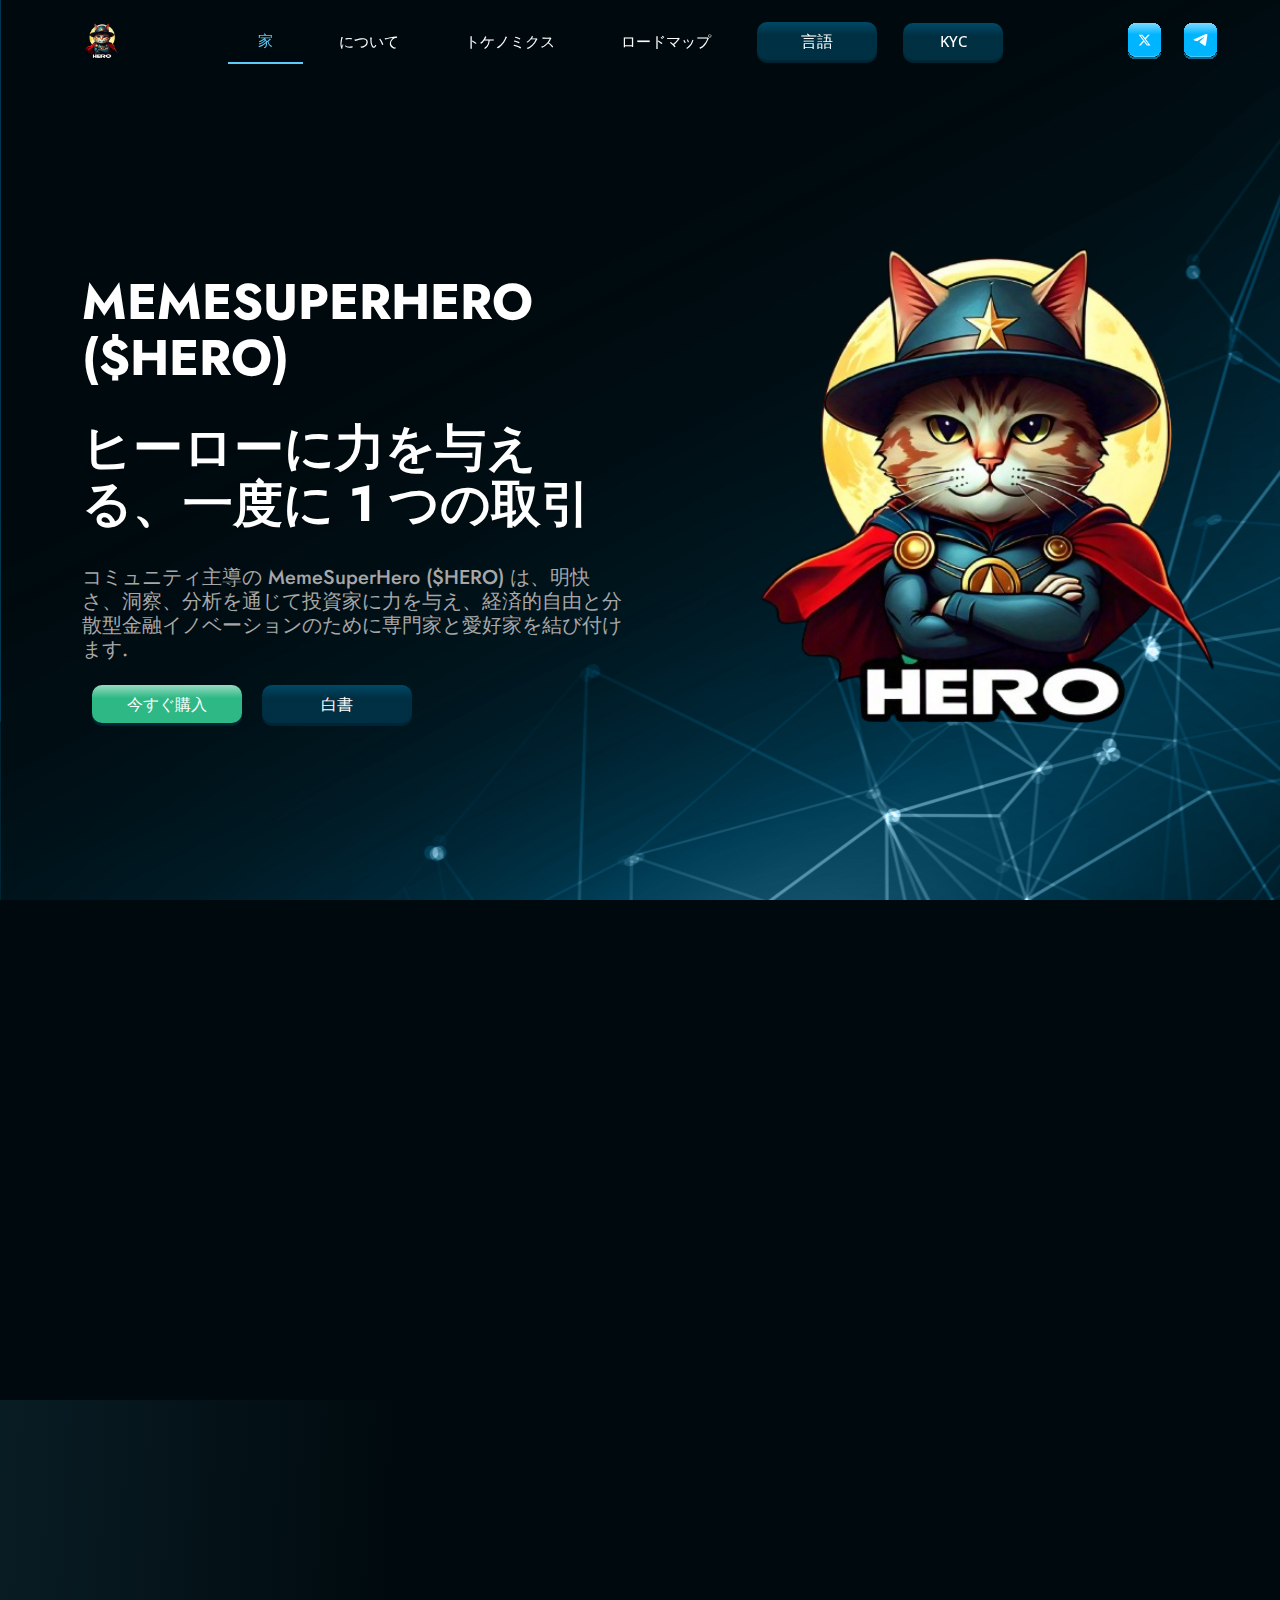
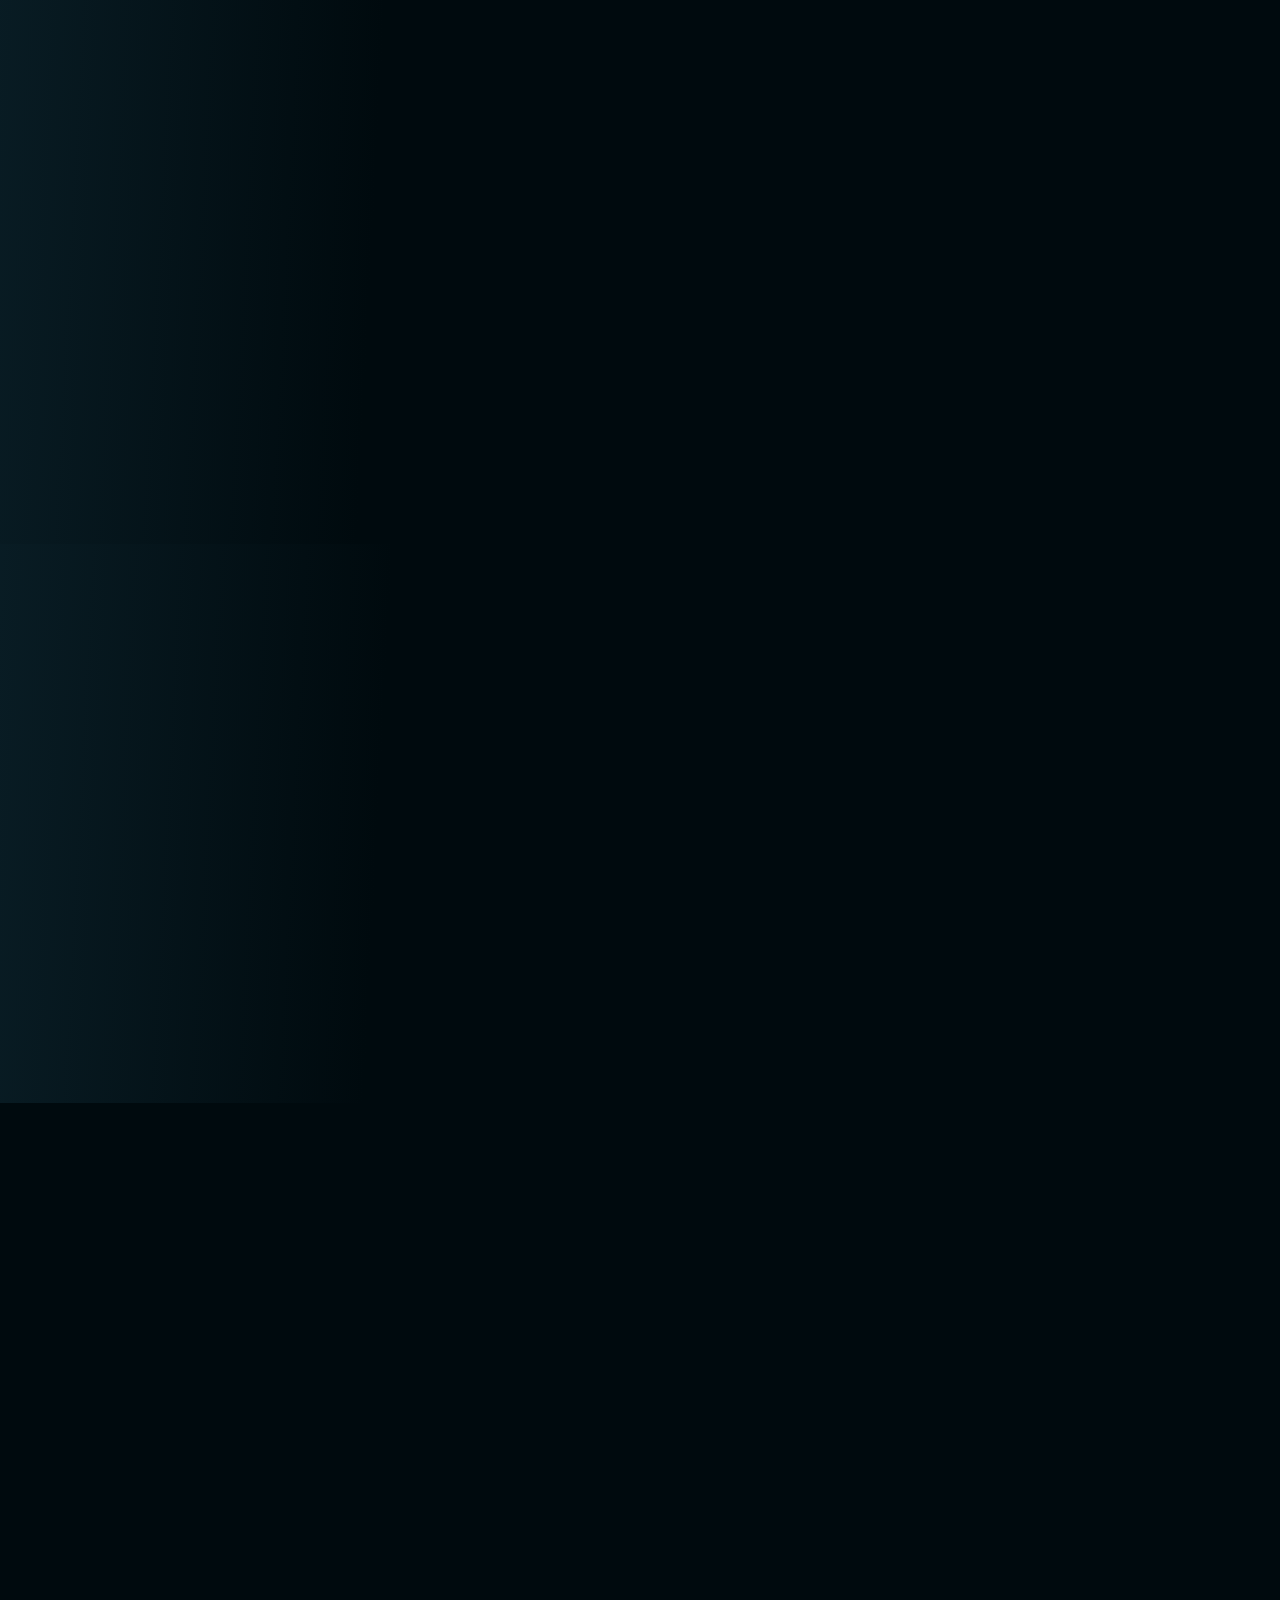
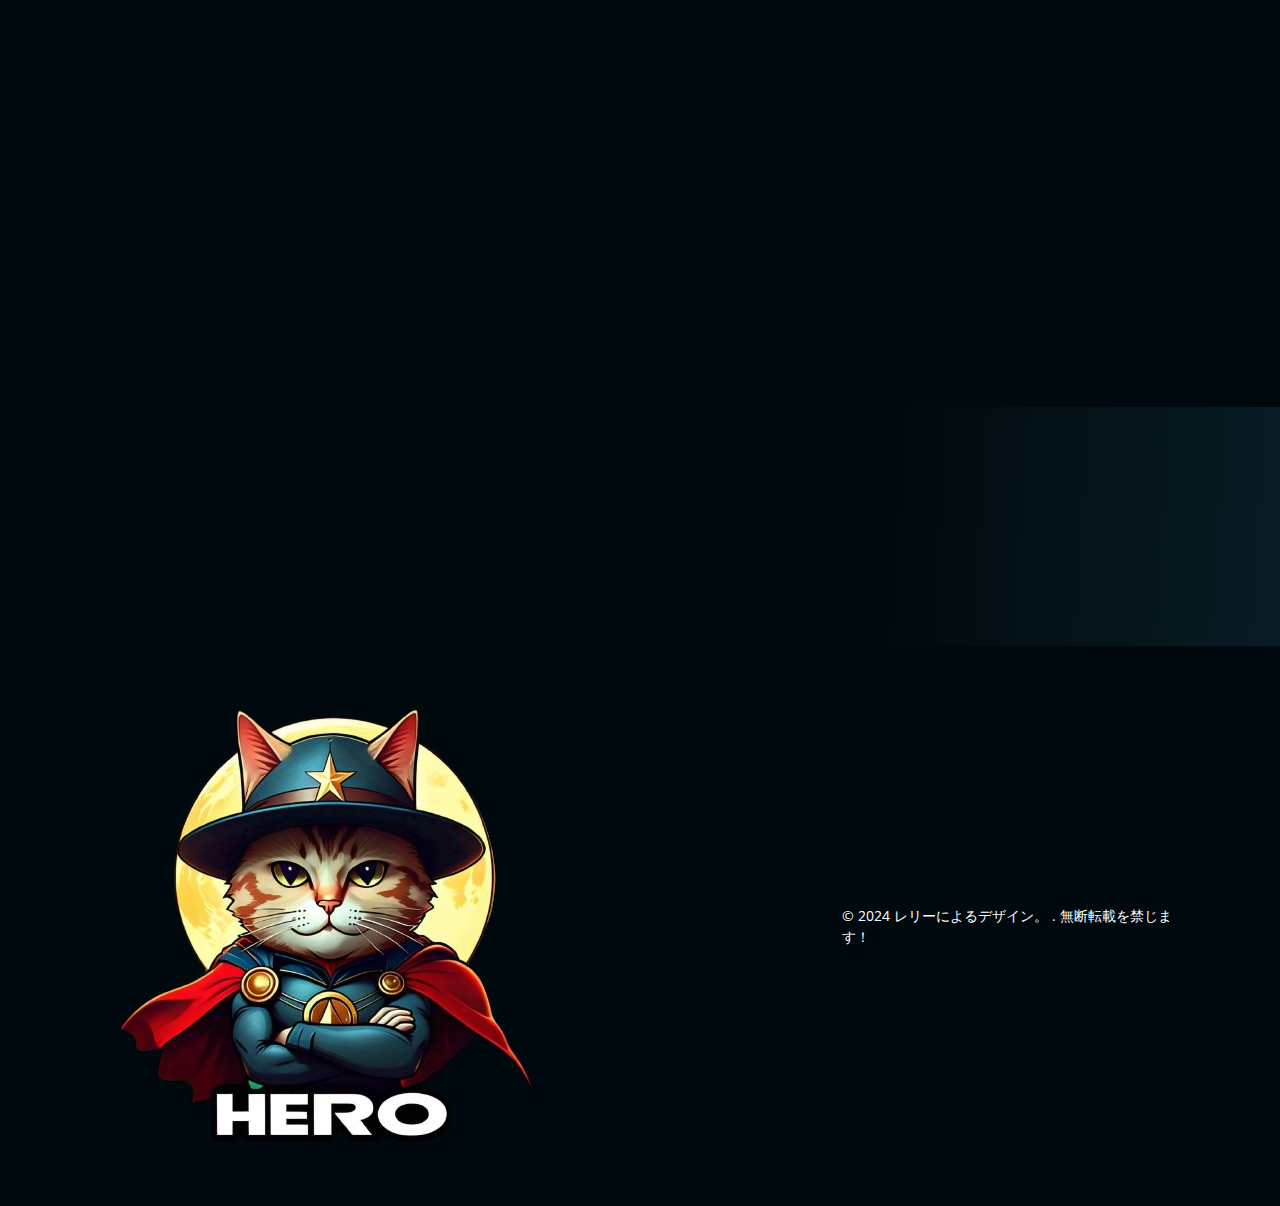
<file: japanese.html>
<!-- Free website design template by defilaunch.app

The launchpad on Base, BNB Chain, Solana, Linea and soon zkSync.

Create a token for only $7 on defilaunch.app
Create a fair launch for only $7 on defilaunch.app
Create a airdrop to unlimited wallets for only $7 on defilaunch.app
+ Lock tokens and LP, Use our defiswap.app or defibridge.app.

Get the latest Defi news on definews.app

Official links for defilaunch.app

Website: https://defilaunch.app/
Launchpad: https://launchpad.defilaunch.app/
Swap:  https://defiswap.app/
Bridge: https://defibridge.app/
Github: https://github.com/DefiLaunchApp
Gitbook Docs: https://defilaunchapp.gitbook.io/
Twitter: https://twitter.com/defilaunchapp
Warpcast: https://warpcast.com/defilaunchapp.eth
Telegram: https://t.me/defilaunchapp
Discord: https://discord.com/invite/TsvvJUS58m
News Portal: https://definews.app/
Youtube: https://youtube.com/@defilaunch -->



<!DOCTYPE html>
<html lang="en">



<head>
  <meta charset="utf-8">
  <meta content="width=device-width, initial-scale=1.0" name="viewport">

  <title>MemeSuperHero</title>
  <meta content="" name="description">
  <meta content="" name="keywords">

  <!-- Favicons -->
  <link href="assets/images/favicon.png" rel="icon">
  <link href="assets/images/favicon.png" rel="apple-touch-icon">

  <!-- Google Fonts -->
  <link
    href="https://fonts.googleapis.com/css?family=Open+Sans:300,300i,400,400i,600,600i,700,700i|Jost:300,300i,400,400i,500,500i,600,600i,700,700i|Poppins:300,300i,400,400i,500,500i,600,600i,700,700i"
    rel="stylesheet">


  <link rel="preconnect" href="https://fonts.googleapis.com/">
  <link rel="preconnect" href="https://fonts.gstatic.com/" crossorigin>
  <link href="https://fonts.googleapis.com/css2?family=Orbitron:wght@400;500;600;700;800;900&amp;display=swap"
    rel="stylesheet">

  <!-- Vendor CSS Files -->
  <link href="assets/vendor/aos/aos.css" rel="stylesheet">
  <link href="assets/vendor/bootstrap/css/bootstrap.min.css" rel="stylesheet">
  <link href="assets/vendor/bootstrap-icons/bootstrap-icons.css" rel="stylesheet">
  <link href="assets/vendor/boxicons/css/boxicons.min.css" rel="stylesheet">
  <link href="assets/vendor/remixicon/remixicon.css" rel="stylesheet">
  <link href="assets/vendor/swiper/swiper-bundle.min.css" rel="stylesheet">

  <!-- Template Main CSS File -->
  <link href="assets/css/style.css" rel="stylesheet">

</head>

<body>

  <!-- ======= Header ======= -->
  <header id="header" class="fixed-top ">
    <div class="container d-flex align-items-center">


      <!-- Uncomment below if you prefer to use an image logo -->
      <a href="index-2.html" class="logo me-auto"><img src="assets/images/favicon.png" alt="" class="img-fluid"></a>

      <nav id="navbar" class="navbar">
        <ul>
          <li><a class="nav-link scrollto active" href="#hero">家</a></li>
          <li><a class="nav-link scrollto" href="#about">について</a></li>
          <li><a class="nav-link scrollto" href="#tokenomics">トケノミクス</a></li>
          <li><a class="nav-link   scrollto" href="#roadmap">ロードマップ</a></li>
          <!-- <li><a class="nav-link scrollto" href="#presale">Presale</a></li> -->
          <li class="nav-btn">

            <div class="dropdown">
              <button  class="btn-dark-blue" style="width: 120px;">言語</button>
              <div class="dropdown-content">
                <a href="index.html" target="_self">English</a>
              <a href="chinese.html" target="_self">Chinese</a>
              <a href="japanese.html" target="_self">Japanese</a>
              <a href="korean.html" target="_self">Korean</a>
              <a href="vietnamese.html" target="_self">Vietnamese</a>
              <a href="french.html" target="_self">French</a>
              </div>
            </div>

          </li>

          <li class="nav-btn">
            <button class="btn-dark-blue" style="width: 100px;">
              <a href="https://discord.com/channels/1190663950384250910/1230112350548262963" target="_blank"> KYC</a>
            </button>
            </a>
          </li>

          <li class="icon-social-desktop">
            <div class="filename-1-frame" style="margin-left: 70px;">
              <a href="https://x.com/John37511048417" target="_blank">
                <img class="filename-1-icon2" alt="" src="assets/images/navbar/filename-12.svg" width="35" />
              </a>
            </div>
          </li>
          <li class="icon-social-desktop">
            <div class="filename-1-frame">
              <a href="https://t.me/memesuperhero" target="_blank">
                <img class="filename-1-icon2" alt="" src="assets/images/navbar/telegram2.svg" width="35" />
              </a>
            </div>
          </li>

          <div class="icon-social-mobile">
            <div class="filename-1-frame">
              <a href="https://x.com/John37511048417" target="_blank">
                <img class="filename-1-icon2" alt="" src="assets/images/navbar/filename-12.svg" width="35" />
              </a>
            </div>
            <div class="filename-1-frame">
              <a href="https://t.me/memesuperhero" target="_blank">
                <img class="filename-1-icon2" alt="" src="assets/images/navbar/telegram2.svg" width="35" />
              </a>
            </div>
          </div>
        </ul>
        <i class="bi bi-list mobile-nav-toggle"></i>
      </nav><!-- .navbar -->

    </div>
  </header><!-- End Header -->

  <!-- ======= Hero Section ======= -->
  <section id="hero" class="d-flex align-items-center">

    <div class="container">
      <div class="row">
        <div class="col-lg-6 d-flex flex-column justify-content-center pt-4 pt-lg-0 order-2 order-lg-1"
          data-aos="fade-up" data-aos-delay="200">
          <h1 class="mt-4">MEMESUPERHERO ($HERO)</h1>
          <h1 class="mt-4">ヒーローに力を与える、一度に 1 つの取引</h1>
          <h5 class="mt-4">コミュニティ主導の MemeSuperHero ($HERO) は、明快さ、洞察、分析を通じて投資家に力を与え、経済的自由と分散型金融イノベーションのために専門家と愛好家を結び付けます.</h5>
          <div class="col-md-12 col-lg-12 d-flex">
            <div class="">
              <a href="https://launchpad.defilaunch.app/" target="_self"><button class="btn-sky-blue" style="width: 150px;  margin-top: 15px;">
                今すぐ購入
                </button>
              </a>
            </div>
            <div class="">
              <a href="whitepaper.html" target="_self"> <button class="btn-dark-blue" style="width: 150px; margin-top: 15px;">
                白書
                </button>
              </a>
            </div>
          </div>
        </div>

        <div class="col-lg-6 order-1 order-lg-2 hero-img for-desktok-frog-img" data-aos="zoom-in" data-aos-delay="200">
          <img src="assets/images/favicon.png" class="img img-fluid animated" alt="" width="600">
        </div>
      </div>
      <div class="col-lg-6 order-1 order-lg-2 for-mobile-frog-img" data-aos="zoom-in" data-aos-delay="200">
        <img src="assets/images/favicon.png" class="img img-fluid animated" alt="">
      </div>
    </div>

  </section><!-- End Hero -->

  <main id="main">


    <!-- ======= About Us Section ======= -->
    <section id="about" class="about">
      <div class="container" data-aos="fade-up">
        <div class="row content">
          <div class="col-lg-6">
            <img src="assets/images/logoimage2.png" class="img img-fluid" />
          </div>
          <div class="col-lg-6 pt-lg-0 mt-4 align-self-center">
            <div class="section-title">
              <span><img src="assets/images/Line.svg" /></span>
              <h2 class="mt-4">について</h2>
            </div>

            <p class="section-sub-title mt-4">
                複雑な投資の世界を一人でナビゲートすることにうんざりしていませんか?
            </p>
            <p class="section-sub-title mt-4">
                MEMESUPERHERO TOKEN ($HERO) は、ブロックチェーン、WEB3、AI、拡張知能を組み合わせた究極のソリューションであり、明確性、データ駆動型の洞察、最先端の分析を提供します。賢明な投資家や専門家のコミュニティに参加して、投資の課題を克服し、情報に基づいた意思決定を行い、自信を持って経済的自由を達成しましょう。
            </p>
            <p class="section-sub-title mt-4">
                詳細を確認し、当社のソリューションを使用して今すぐ投資の課題の解決を始めてください。
            </p>
          </div>
        </div>
      </div>
    </section>

    <section id="tokenomics" class="about">
      <div class="container" data-aos="fade-up">
        <div class="section-title">
          <span><img src="assets/images/Line.svg" /></span>
          <h2 class="mt-4">トケノミクス</h2>
        </div>

        <div class="row content align-items-center" style="margin: 80px 0px;">
          <div class="col-lg-6">
            <div class="card">
              <h5 class="card-title font-family-orbitron-normal ">契約住所 [CA]</h5>
              <div class="card-body table-custom-body">
                <div class="row">
                  <div class="col-lg-2">
                    <p class="label">SOL:</p>
                  </div>
                  <div class="col-lg-10">
                    <p class="value">0x3C2e8a667e5DA2806dbe3910f18B99979f1a266e</p>
                  </div>
                </div>

                <div class="row">
                  <div class="col-lg-2">
                    <p class="label">ETH:</p>
                  </div>
                  <div class="col-lg-10">
                    <p class="value">0x3C2e8a667e5DA2806dbe3910f18B99979f1a266e</p>
                  </div>
                </div>
                <div class="row">
                  <div class="col-lg-2">
                    <p class="label">BNB:</p>
                  </div>
                  <div class="col-lg-10">
                    <p class="value">0x3C2e8a667e5DA2806dbe3910f18B99979f1a266e</p>
                  </div>
                </div>

                <div class="row">
                  <div class="col-lg-2">
                    <p class="label">MATIC:</p>
                  </div>
                  <div class="col-lg-10">
                    <p class="value">0x3C2e8a667e5DA2806dbe3910f18B99979f1a266e</p>
                  </div>
                </div>
                <div class="row" style="border-radius: 0px 0px 10px 10px;">
                  <div class="col-lg-2">
                    <p class="label">AVAX:</p>
                  </div>
                  <div class="col-lg-10">
                    <p class="value">0x3C2e8a667e5DA2806dbe3910f18B99979f1a266e</p>
                  </div>
                </div>
                <div class="row">
                  <div class="col-lg-2">
                    <p class="label">USDT:</p>
                  </div>
                  <div class="col-lg-10">
                    <p class="value">0x3C2e8a667e5DA2806dbe3910f18B99979f1a266e</p>
                  </div>
                </div>
              </div>
            </div>
          </div>

          <div class="col-lg-1">
          </div>
          <div class="col-lg-5 pt-4 pt-lg-0">
            <div class="card">
              <h5 class="card-title font-family-orbitron-normal ">MemeSuperHero</h5>
              <div class="card-body table-custom-body">
                <div class="row">
                  <div class="col-lg-7">
                    <p class="label">総供給量:</p>
                  </div>
                  <div class="col-lg-5">
                    <p class="value">1,500,000,000</p>
                  </div>
                </div>

                <div class="row">
                  <div class="col-lg-7">
                    <p class="label">フェアローンチ:</p>
                  </div>
                  <div class="col-lg-5">
                    <p class="value">70%</p>
                  </div>
                </div>

                <div class="row">
                  <div class="col-lg-7">
                    <p class="label">エアドロップ:</p>
                  </div>
                  <div class="col-lg-5">
                    <p class="value">5%</p>
                  </div>
                </div>
                <div class="row">
                  <div class="col-lg-7">
                    <p class="label">LP:</p>
                  </div>
                  <div class="col-lg-5">
                    <p class="value">100% Burnt</p>
                  </div>
                </div>

                <div class="row">
                  <div class="col-lg-7">
                    <p class="label">税：</p>
                  </div>
                  <div class="col-lg-5">
                    <p class="value">3%</p>
                  </div>
                </div>
                <div class="row" style="border-radius: 0px 0px 10px 10px;">
                  <div class="col-lg-7">
                    <p class="label">開発とマーケティング:</p>
                  </div>
                  <div class="col-lg-5">
                    <p class="value">1% each</p>
                  </div>
                </div>
              </div>
          </div>
        </div>
      </div>
      </div>
    </section>

    <section id="roadmap" class="about" style="background-color: #021E0A;">
      <div class="container" data-aos="fade-up">
        <div class="section-title d-flex justify-content-center">
          <div class="text-align-last-center">
            <span><img src="assets/images/Line.svg" /></span>
            <h2 class="fmt-4  text-white mb-0">ロードマップ</h2>
          </div>
        </div>

        <div class="row content mt-5">
          <div class="col-lg-4">
            <div class="card">
              <h5 class="card-title font-family-orbitron-normal ">フェーズ01</h5>
              <div class="card-body">
                <ul>
                  <li>$HERO トークンの概念化とスマート コントラクトの開発 (SOL, ETH, BNB, MATIC, AVAX, USDT...)</li>
                  <li>ウォレットの設定と配布</li>
                  <li>$HERO トークン販売 (エアドロップ、フェアローンチ) の準備と実施、および発売</li>
                </ul>
              </div>
            </div>
          </div>

          <div class="col-lg-4">
            <div class="card">
              <h5 class="card-title font-family-orbitron-normal ">フェーズ02</h5>
              <div class="card-body">
                <ul>
                  <li>Dextools、Dexscreener、Birdeye、Dexview の更新における $HERO リスト</li>
                  <li>ユーティリティ開発と CEX リスト</li>
                  <li>テストと品質保証</li>
                  <li>すべてのトークンを DeFi プラットフォームに調和させる (dApp)</li>
                </ul>
              </div>
            </div>
          </div>

          <div class="col-lg-4">
            <div class="card">
              <h5 class="card-title font-family-orbitron-normal ">フェーズ03</h5>
              <div class="card-body">
                <ul>
                  <li>コミュニティづくり</li>
                  <li>ネットワークにおける dApp の利用</li>
                  <li>Exchangeの開発とテスト</li>
                  <li>発売準備とマーケティング</li>
                  <li>セキュリティ、コンプライアンス、起動</li>
                </ul>
              </div>
            </div>
          </div>
        </div>
      </div>
    </section>

    <section id="clients" class="about" style="background-color: #000a0e;">
      <div class="container" data-aos="fade-up">
        <div class="section-title d-flex justify-content-center">
          <div class="text-align-last-center">
            <span><img src="assets/images/Line.svg" /></span>
            <h2 class="mt-4  text-white mb-0">オフィシャルパートナー</h2>
          </div>
        </div>
        <div class="row py-5" data-aos="zoom-in">
          <div class="col-lg-3 col-md-4 col-6 d-flex align-items-center justify-content-center mb-2">
            <a href="https://launchpad.defilaunch.app/" target="_blank">
              <img src="assets/images/clients/defilaunch.png" class="img img-fluid" alt="">
            </a>
          </div>
          

          <div class="col-lg-3 col-md-4 col-6 d-flex align-items-center justify-content-center mb-2">
            <a href="https://dexscreener.com/" target="_blank">
              <img src="assets/images/clients/dexscreener.png" class="img img-fluid" alt="">
            </a>
          </div>

          <div class="col-lg-3 col-md-4 col-6 d-flex align-items-center justify-content-center mb-2">
            <a href="https://www.defiswap.app" target="_blank">
              <img src="assets/images/clients/defiswap.png" class="img-fluid" alt="">
            </a>
          </div>

          <div class="col-lg-3 col-md-4 col-6 d-flex align-items-center justify-content-center mb-2">
            <a href="https://discord.com/channels/1190663950384250910/1230112350548262963" target="_blank">
              <img src="assets/images/clients/techrate.png" class="img-fluid" alt="">
            </a>
          </div>
        </div>
      </div>
    </section>



    <section id="featured" class="about" style="background-color: #000a0e;">
      <div class="container" data-aos="fade-up">
        <div class="section-title d-flex justify-content-center">
          <div class="text-align-last-center">
            <span><img src="assets/images/Line.svg" /></span>
            <h2 class="mt-4  text-white mb-0">で紹介されているように</h2>
          </div>
        </div>
        <div class="row py-5" data-aos="zoom-in">
          <div class="col-lg-4 col-md-4 col-6 d-flex align-items-center justify-content-center mb-2">
            <a href="https://www.benzinga.com" target="_blank">
              <img src="assets/images/featured/client1.svg" class="img img-fluid" alt="">
            </a>
          </div>

          <div class="col-lg-4 col-md-4 col-6 d-flex align-items-center justify-content-center mb-2">
            <a href="https://www.digitaljournal.com" target="_blank">
              <img src="assets/images/featured/client2.svg" class="img img-fluid" alt="">
            </a>
          </div>

          <div class="col-lg-4 col-md-4 col-6 d-flex align-items-center justify-content-center mb-2">
            <a href="https://yahoo.com" target="_blank">
              <img src="assets/images/featured/client3.svg" class="img-fluid" alt="">
            </a>
          </div>
        </div>
        <div class="text-center">
          <a href="#"><button class="btn-sky-blue" style="width: 150px;  margin-top: 15px;">
            先頭へ移動
            </button>
          </a>
        </div>
      </div>
    </section>


    <section id="presale" class="about">
      <div class="container" data-aos="fade-up">
        <div class="row content">
          <div class="col-lg-12">
            <div class="">
              <div class="card-body">
                <div class="row">
                  <div class="col-lg-12 pt-4 pt-lg-0">
                    <div class="disclaimer-bottom">
                      <h3 class="mt-4  text-uppercase">ミッションステートメント</h3>

                      <p class="fs-6">$HERO トークンは、優れた本質的価値と優れた投資収益率を備えたミーム トークンです。私たちは長期プロジェクトにより、素晴らしく卓越した ROI を実現する純粋な投資環境とコミュニティとの関わりを構築しています。
                      </p>
                    </div>
                  </div>
                </div>
              </div>
            </div>

          </div>

        </div>

      </div>
    </section>



  </main><!-- End #main -->

  <!-- ======= Footer ======= -->
  <footer id="footer">
    <div class="container footer-bottom clearfix">
      <div class="row content">
        <div class="col-lg-8">
          <a href="#"><img src="assets/images/favicon.png" /></a>
        </div>
        <div class="col-lg-4 align-self-center">

          <div class=" text-uppercase">
            &copy; 2024 <span>
              レリーによるデザイン。 </span>. 無断転載を禁じます！
          </div>
        </div>

      </div>
  </footer><!-- End Footer -->

  <div id=" preloader"></div>
  <a href="#" class="back-to-top d-flex align-items-center justify-content-center"><i
      class="bi bi-arrow-up-short"></i></a>

  <!-- Vendor JS Files -->
  <script src="assets/vendor/aos/aos.js"></script>
  <script src="assets/vendor/bootstrap/js/bootstrap.bundle.min.js"></script>
  <script src="assets/vendor/glightbox/js/glightbox.min.js"></script>
  <script src="assets/vendor/isotope-layout/isotope.pkgd.min.js"></script>
  <script src="assets/vendor/swiper/swiper-bundle.min.js"></script>
  <script src="assets/vendor/waypoints/noframework.waypoints.js"></script>
  <script src="assets/vendor/php-email-form/validate.js"></script>

  <!-- Template Main JS File -->
  <script src="assets/js/main.js"></script>

</body>



</html>

<!-- Free website design template by defilaunch.app

The launchpad on Base, BNB Chain, Solana, Linea and soon zkSync.

Create a token for only $7 on defilaunch.app
Create a fair launch for only $7 on defilaunch.app
Create a airdrop to unlimited wallets for only $7 on defilaunch.app
+ Lock tokens and LP, Use our defiswap.app or defibridge.app.

Get the latest Defi news on definews.app

Official links for defilaunch.app

Website: https://defilaunch.app/
Launchpad: https://launchpad.defilaunch.app/
Swap:  https://defiswap.app/
Bridge: https://defibridge.app/
Github: https://github.com/DefiLaunchApp
Gitbook Docs: https://defilaunchapp.gitbook.io/
Twitter: https://twitter.com/defilaunchapp
Warpcast: https://warpcast.com/defilaunchapp.eth
Telegram: https://t.me/defilaunchapp
Discord: https://discord.com/invite/TsvvJUS58m
News Portal: https://definews.app/
Youtube: https://youtube.com/@defilaunch -->
</file>
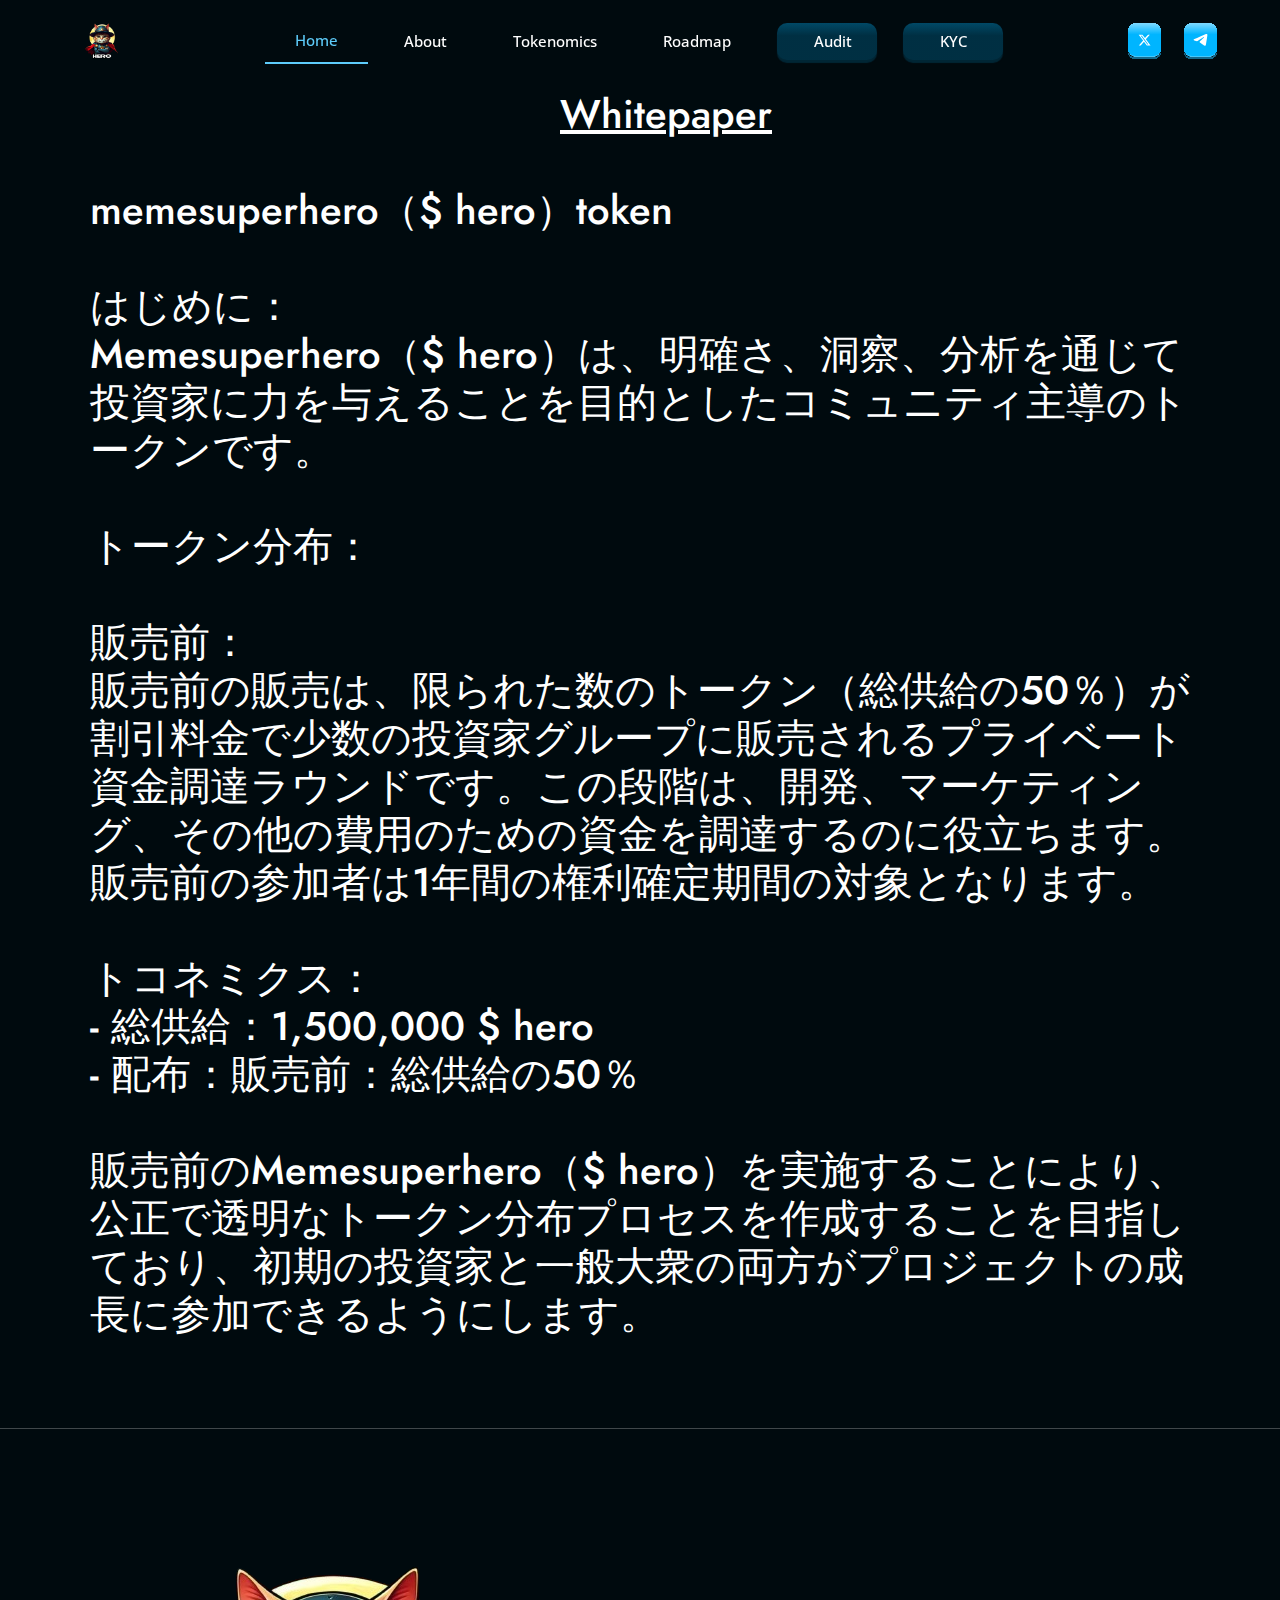
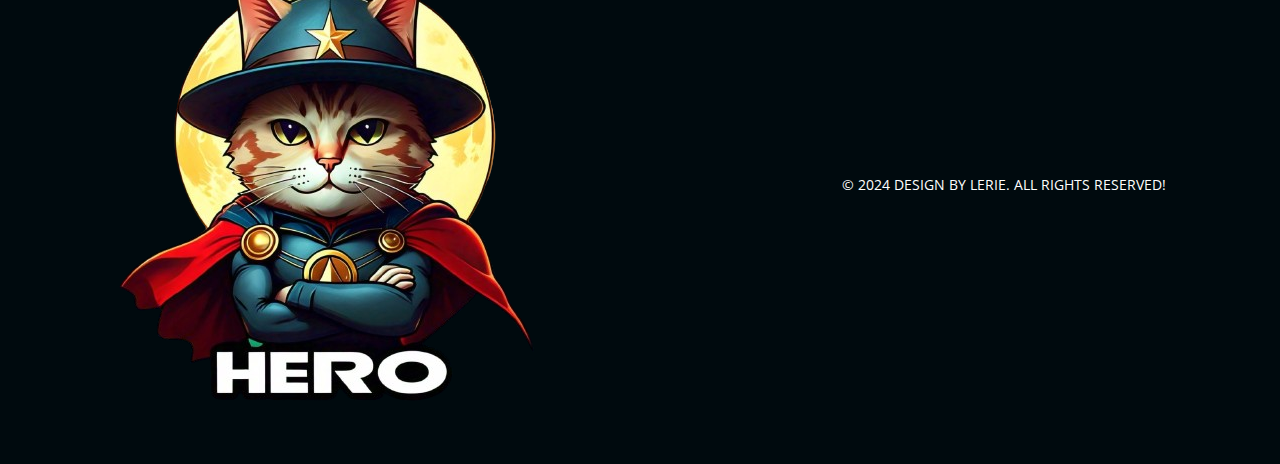
<file: jawhitepaper.html>
<!-- Free website design template by defilaunch.app

The launchpad on Base, BNB Chain, Solana, Linea and soon zkSync.

Create a token for only $7 on defilaunch.app
Create a fair launch for only $7 on defilaunch.app
Create a airdrop to unlimited wallets for only $7 on defilaunch.app
+ Lock tokens and LP, Use our defiswap.app or defibridge.app.

Get the latest Defi news on definews.app

Official links for defilaunch.app

Website: https://defilaunch.app/
Launchpad: https://launchpad.defilaunch.app/
Swap:  https://defiswap.app/
Bridge: https://defibridge.app/
Github: https://github.com/DefiLaunchApp
Gitbook Docs: https://defilaunchapp.gitbook.io/
Twitter: https://twitter.com/defilaunchapp
Warpcast: https://warpcast.com/defilaunchapp.eth
Telegram: https://t.me/defilaunchapp
Discord: https://discord.com/invite/TsvvJUS58m
News Portal: https://definews.app/
Youtube: https://youtube.com/@defilaunch -->



<!DOCTYPE html>
<html lang="en">



<head>
  <meta charset="utf-8">
  <meta content="width=device-width, initial-scale=1.0" name="viewport">

  <title>MemeSuperHero</title>
  <meta content="" name="description">
  <meta content="" name="keywords">

  <!-- Favicons -->
  <link href="assets/images/favicon.png" rel="icon">
  <link href="assets/images/favicon.png" rel="apple-touch-icon">

  <!-- Google Fonts -->
  <link
    href="https://fonts.googleapis.com/css?family=Open+Sans:300,300i,400,400i,600,600i,700,700i|Jost:300,300i,400,400i,500,500i,600,600i,700,700i|Poppins:300,300i,400,400i,500,500i,600,600i,700,700i"
    rel="stylesheet">


  <link rel="preconnect" href="https://fonts.googleapis.com/">
  <link rel="preconnect" href="https://fonts.gstatic.com/" crossorigin>
  <link href="https://fonts.googleapis.com/css2?family=Orbitron:wght@400;500;600;700;800;900&amp;display=swap"
    rel="stylesheet">

  <!-- Vendor CSS Files -->
  <link href="assets/vendor/aos/aos.css" rel="stylesheet">
  <link href="assets/vendor/bootstrap/css/bootstrap.min.css" rel="stylesheet">
  <link href="assets/vendor/bootstrap-icons/bootstrap-icons.css" rel="stylesheet">
  <link href="assets/vendor/boxicons/css/boxicons.min.css" rel="stylesheet">
  <link href="assets/vendor/remixicon/remixicon.css" rel="stylesheet">
  <link href="assets/vendor/swiper/swiper-bundle.min.css" rel="stylesheet">

  <!-- Template Main CSS File -->
  <link href="assets/css/style.css" rel="stylesheet">

</head>

<body style="background-color:   #000a0e;">

  <!-- ======= Header ======= -->
  <header id="header" class="fixed-top ">
    <div class="container d-flex align-items-center">


      <!-- Uncomment below if you prefer to use an image logo -->
      <a href="index-2.html" class="logo me-auto"><img src="assets/images/favicon.png" alt="" class="img-fluid"></a>

      <nav id="navbar" class="navbar">
        <ul>
          <li><a class="nav-link scrollto active" href="index.html">Home</a></li>
          <li><a class="nav-link scrollto" href="index.html">About</a></li>
          <li><a class="nav-link scrollto" href="index.html">Tokenomics</a></li>
          <li><a class="nav-link   scrollto" href="index.html">Roadmap</a></li>
          <!-- <li><a class="nav-link scrollto" href="#presale">Presale</a></li> -->
          <li class="nav-btn">

            <button class="btn-dark-blue" style="width: 100px;">
              <a href="https://discord.com/channels/1190663950384250910/1230112350548262963" target="_blank"> Audit</a>
            </button>
          </li>

          <li class="nav-btn">
            <button class="btn-dark-blue" style="width: 100px;">
              <a href="https://discord.com/channels/1190663950384250910/1230112350548262963" target="_blank"> KYC</a>
            </button>
            </a>
          </li>

          <li class="icon-social-desktop">
            <div class="filename-1-frame" style="margin-left: 70px;">
              <a href="https://x.com/John37511048417" target="_blank">
                <img class="filename-1-icon2" alt="" src="assets/images/navbar/filename-12.svg" width="35" />
              </a>
            </div>
          </li>
          <li class="icon-social-desktop">
            <div class="filename-1-frame">
              <a href="https://t.me/memesuperhero" target="_blank">
                <img class="filename-1-icon2" alt="" src="assets/images/navbar/telegram2.svg" width="35" />
              </a>
            </div>
          </li>

          <div class="icon-social-mobile">
            <div class="filename-1-frame">
              <a href="https://x.com/John37511048417" target="_blank">
                <img class="filename-1-icon2" alt="" src="assets/images/navbar/filename-12.svg" width="35" />
              </a>
            </div>
            <div class="filename-1-frame">
              <a href="https://t.me/memesuperhero" target="_blank">
                <img class="filename-1-icon2" alt="" src="assets/images/navbar/telegram2.svg" width="35" />
              </a>
            </div>
          </div>
        </ul>
        <i class="bi bi-list mobile-nav-toggle"></i>
      </nav><!-- .navbar -->

    </div>
  </header><!-- End Header -->
  <h1 style="background-color:  c; color: white; margin: 90px;"><span style="margin-left: 470px; text-decoration: underline;">Whitepaper</span><br><br>
    memesuperhero（$ hero）token <br> <br>
    はじめに：<br>
    Memesuperhero（$ hero）は、明確さ、洞察、分析を通じて投資家に力を与えることを目的としたコミュニティ主導のトークンです。<br> <br>
    トークン分布：<br> <br>
    販売前：<br>
    販売前の販売は、限られた数のトークン（総供給の50％）が割引料金で少数の投資家グループに販売されるプライベート資金調達ラウンドです。この段階は、開発、マーケティング、その他の費用のための資金を調達するのに役立ちます。 <br>販売前の参加者は1年間の権利確定期間の対象となります。<br> <br>
    トコネミクス：<br>
    - 総供給：1,500,000 $ hero <br>
    - 配布：販売前：総供給の50％<br> <br>
    販売前のMemesuperhero（$ hero）を実施することにより、公正で透明なトークン分布プロセスを作成することを目指しており、初期の投資家と一般大衆の両方がプロジェクトの成長に参加できるようにします。
  </h1>
<hr style="height: 60px; color: white;">

  </main><!-- End #main -->

  <!-- ======= Footer ======= -->
  <footer id="footer">
    <div class="container footer-bottom clearfix">
      <div class="row content">
        <div class="col-lg-8">
          <a href="index.html" style="width: 150px;"><img src="assets/images/favicon.png" /></a>
        </div>
        <div class="col-lg-4 align-self-center">

          <div class=" text-uppercase">
            &copy; 2024 <span>design by Lerie</span>. All Rights Reserved!
          </div>
        </div>

      </div>
  </footer><!-- End Footer -->

  <div id=" preloader"></div>
  <a href="#" class="back-to-top d-flex align-items-center justify-content-center"><i
      class="bi bi-arrow-up-short"></i></a>

  <!-- Vendor JS Files -->
  <script src="assets/vendor/aos/aos.js"></script>
  <script src="assets/vendor/bootstrap/js/bootstrap.bundle.min.js"></script>
  <script src="assets/vendor/glightbox/js/glightbox.min.js"></script>
  <script src="assets/vendor/isotope-layout/isotope.pkgd.min.js"></script>
  <script src="assets/vendor/swiper/swiper-bundle.min.js"></script>
  <script src="assets/vendor/waypoints/noframework.waypoints.js"></script>
  <script src="assets/vendor/php-email-form/validate.js"></script>

  <!-- Template Main JS File -->
  <script src="assets/js/main.js"></script>

</body>



</html>

<!-- Free website design template by defilaunch.app

The launchpad on Base, BNB Chain, Solana, Linea and soon zkSync.

Create a token for only $7 on defilaunch.app
Create a fair launch for only $7 on defilaunch.app
Create a airdrop to unlimited wallets for only $7 on defilaunch.app
+ Lock tokens and LP, Use our defiswap.app or defibridge.app.

Get the latest Defi news on definews.app

Official links for defilaunch.app

Website: https://defilaunch.app/
Launchpad: https://launchpad.defilaunch.app/
Swap:  https://defiswap.app/
Bridge: https://defibridge.app/
Github: https://github.com/DefiLaunchApp
Gitbook Docs: https://defilaunchapp.gitbook.io/
Twitter: https://twitter.com/defilaunchapp
Warpcast: https://warpcast.com/defilaunchapp.eth
Telegram: https://t.me/defilaunchapp
Discord: https://discord.com/invite/TsvvJUS58m
News Portal: https://definews.app/
Youtube: https://youtube.com/@defilaunch -->
</file>
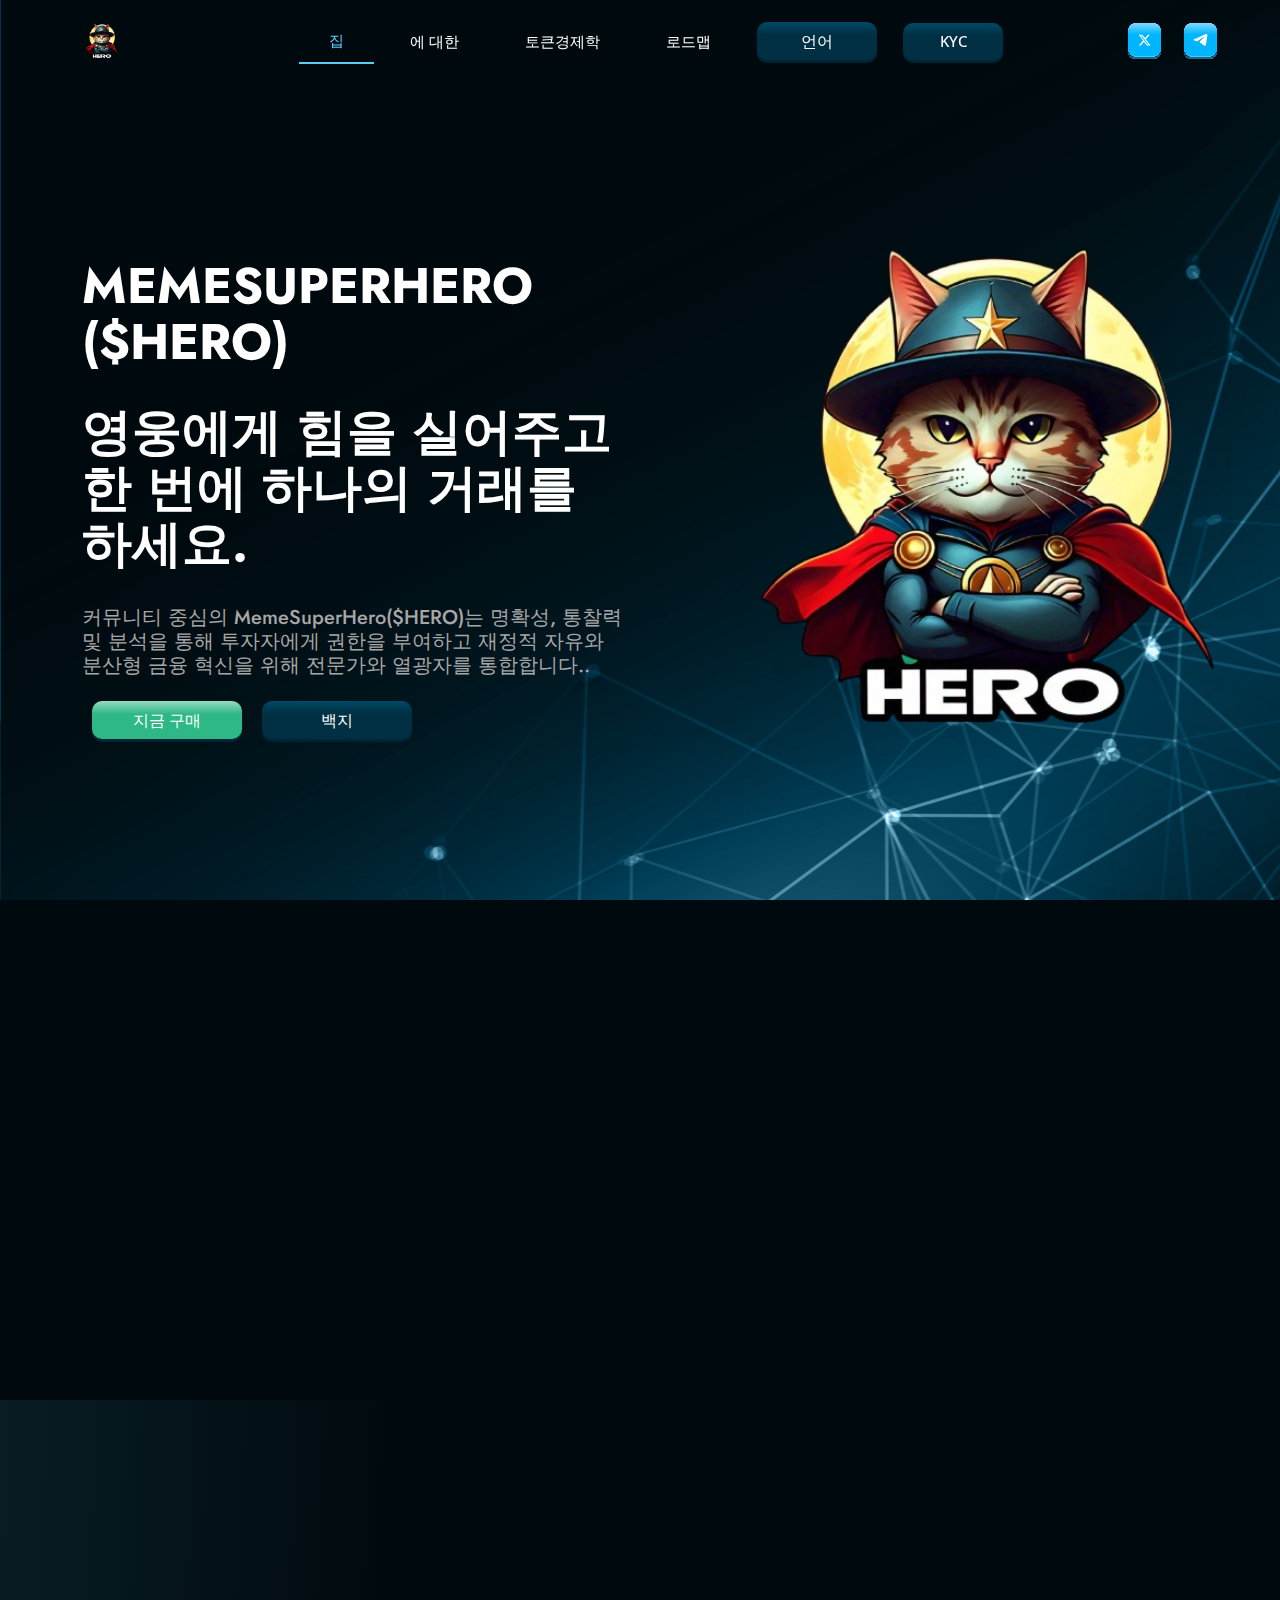
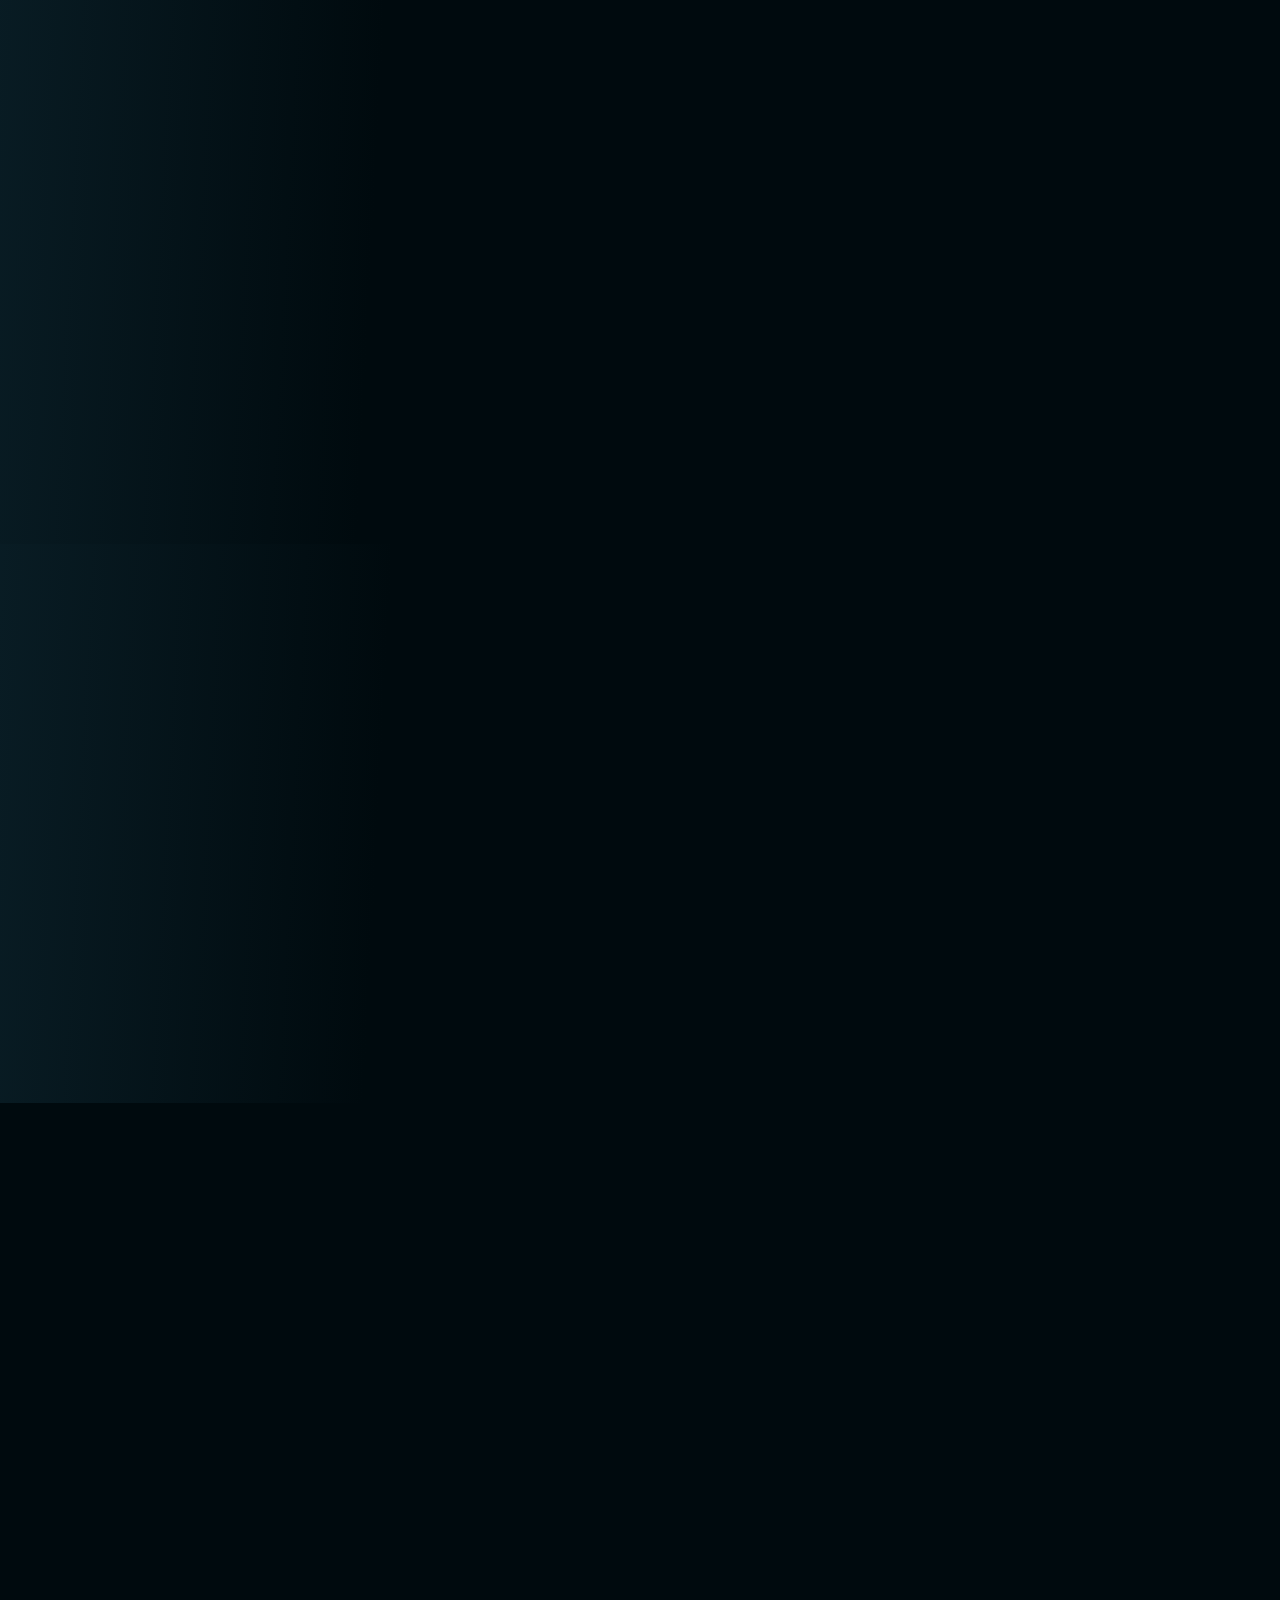
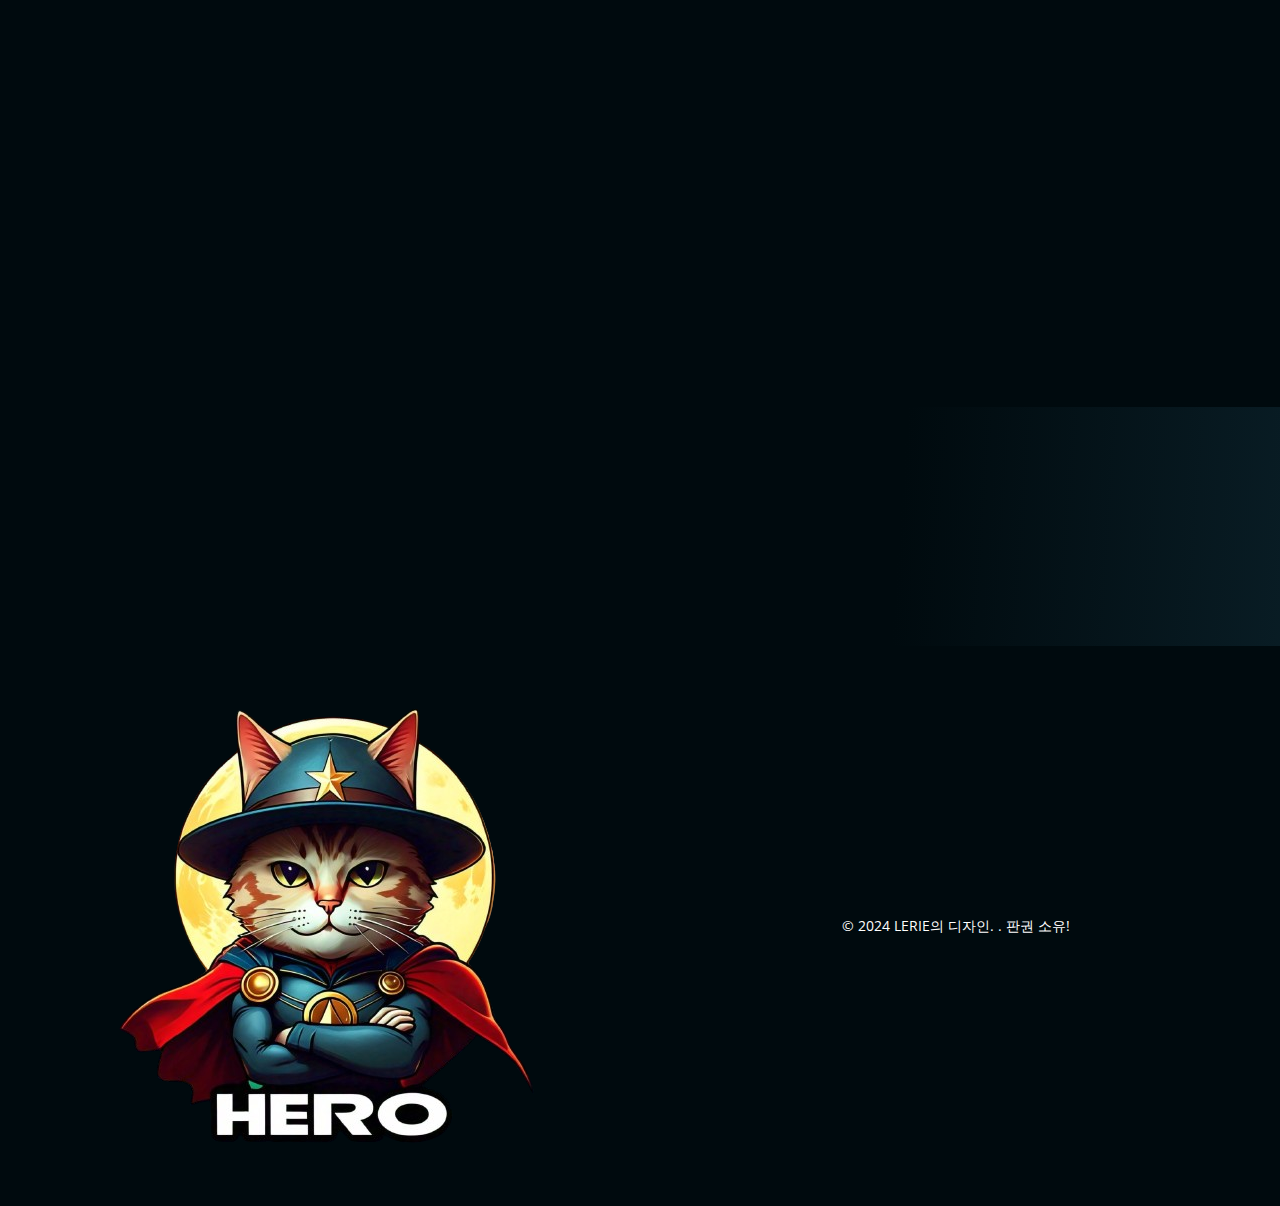
<file: korean.html>
<!-- Free website design template by defilaunch.app

The launchpad on Base, BNB Chain, Solana, Linea and soon zkSync.

Create a token for only $7 on defilaunch.app
Create a fair launch for only $7 on defilaunch.app
Create a airdrop to unlimited wallets for only $7 on defilaunch.app
+ Lock tokens and LP, Use our defiswap.app or defibridge.app.

Get the latest Defi news on definews.app

Official links for defilaunch.app

Website: https://defilaunch.app/
Launchpad: https://launchpad.defilaunch.app/
Swap:  https://defiswap.app/
Bridge: https://defibridge.app/
Github: https://github.com/DefiLaunchApp
Gitbook Docs: https://defilaunchapp.gitbook.io/
Twitter: https://twitter.com/defilaunchapp
Warpcast: https://warpcast.com/defilaunchapp.eth
Telegram: https://t.me/defilaunchapp
Discord: https://discord.com/invite/TsvvJUS58m
News Portal: https://definews.app/
Youtube: https://youtube.com/@defilaunch -->



<!DOCTYPE html>
<html lang="en">



<head>
  <meta charset="utf-8">
  <meta content="width=device-width, initial-scale=1.0" name="viewport">

  <title>MemeSuperHero</title>
  <meta content="" name="description">
  <meta content="" name="keywords">

  <!-- Favicons -->
  <link href="assets/images/favicon.png" rel="icon">
  <link href="assets/images/favicon.png" rel="apple-touch-icon">

  <!-- Google Fonts -->
  <link
    href="https://fonts.googleapis.com/css?family=Open+Sans:300,300i,400,400i,600,600i,700,700i|Jost:300,300i,400,400i,500,500i,600,600i,700,700i|Poppins:300,300i,400,400i,500,500i,600,600i,700,700i"
    rel="stylesheet">


  <link rel="preconnect" href="https://fonts.googleapis.com/">
  <link rel="preconnect" href="https://fonts.gstatic.com/" crossorigin>
  <link href="https://fonts.googleapis.com/css2?family=Orbitron:wght@400;500;600;700;800;900&amp;display=swap"
    rel="stylesheet">

  <!-- Vendor CSS Files -->
  <link href="assets/vendor/aos/aos.css" rel="stylesheet">
  <link href="assets/vendor/bootstrap/css/bootstrap.min.css" rel="stylesheet">
  <link href="assets/vendor/bootstrap-icons/bootstrap-icons.css" rel="stylesheet">
  <link href="assets/vendor/boxicons/css/boxicons.min.css" rel="stylesheet">
  <link href="assets/vendor/remixicon/remixicon.css" rel="stylesheet">
  <link href="assets/vendor/swiper/swiper-bundle.min.css" rel="stylesheet">

  <!-- Template Main CSS File -->
  <link href="assets/css/style.css" rel="stylesheet">

</head>

<body>

  <!-- ======= Header ======= -->
  <header id="header" class="fixed-top ">
    <div class="container d-flex align-items-center">


      <!-- Uncomment below if you prefer to use an image logo -->
      <a href="index-2.html" class="logo me-auto"><img src="assets/images/favicon.png" alt="" class="img-fluid"></a>

      <nav id="navbar" class="navbar">
        <ul>
          <li><a class="nav-link scrollto active" href="#hero">집</a></li>
          <li><a class="nav-link scrollto" href="#about">에 대한</a></li>
          <li><a class="nav-link scrollto" href="#tokenomics">토큰경제학</a></li>
          <li><a class="nav-link   scrollto" href="#roadmap">로드맵</a></li>
          <!-- <li><a class="nav-link scrollto" href="#presale">Presale</a></li> -->
          <li class="nav-btn">

            <div class="dropdown">
              <button  class="btn-dark-blue" style="width: 120px;">언어</button>
              <div class="dropdown-content">
                <a href="index.html" target="_self">English</a>
              <a href="chinese.html" target="_self">Chinese</a>
              <a href="japanese.html" target="_self">Japanese</a>
              <a href="korean.html" target="_self">Korean</a>
              <a href="vietnamese.html" target="_self">Vietnamese</a>
              <a href="french.html" target="_self">French</a>
              </div>
            </div>

          </li>

          <li class="nav-btn">
            <button class="btn-dark-blue" style="width: 100px;">
              <a href="https://discord.com/channels/1190663950384250910/1230112350548262963" target="_blank"> KYC</a>
            </button>
            </a>
          </li>

          <li class="icon-social-desktop">
            <div class="filename-1-frame" style="margin-left: 70px;">
              <a href="https://x.com/John37511048417" target="_blank">
                <img class="filename-1-icon2" alt="" src="assets/images/navbar/filename-12.svg" width="35" />
              </a>
            </div>
          </li>
          <li class="icon-social-desktop">
            <div class="filename-1-frame">
              <a href="https://t.me/memesuperhero" target="_blank">
                <img class="filename-1-icon2" alt="" src="assets/images/navbar/telegram2.svg" width="35" />
              </a>
            </div>
          </li>

          <div class="icon-social-mobile">
            <div class="filename-1-frame">
              <a href="https://x.com/John37511048417" target="_blank">
                <img class="filename-1-icon2" alt="" src="assets/images/navbar/filename-12.svg" width="35" />
              </a>
            </div>
            <div class="filename-1-frame">
              <a href="https://t.me/memesuperhero" target="_blank">
                <img class="filename-1-icon2" alt="" src="assets/images/navbar/telegram2.svg" width="35" />
              </a>
            </div>
          </div>
        </ul>
        <i class="bi bi-list mobile-nav-toggle"></i>
      </nav><!-- .navbar -->

    </div>
  </header><!-- End Header -->

  <!-- ======= Hero Section ======= -->
  <section id="hero" class="d-flex align-items-center">

    <div class="container">
      <div class="row">
        <div class="col-lg-6 d-flex flex-column justify-content-center pt-4 pt-lg-0 order-2 order-lg-1"
          data-aos="fade-up" data-aos-delay="200">
          <h1 class="mt-4">MEMESUPERHERO ($HERO)</h1>
          <h1 class="mt-4">영웅에게 힘을 실어주고 한 번에 하나의 거래를 하세요.</h1>
          <h5 class="mt-4">커뮤니티 중심의 MemeSuperHero($HERO)는 명확성, 통찰력 및 분석을 통해 투자자에게 권한을 부여하고 재정적 자유와 분산형 금융 혁신을 위해 전문가와 열광자를 통합합니다..</h5>
          <div class="col-md-12 col-lg-12 d-flex">
            <div class="">
              <a href="https://launchpad.defilaunch.app/" target="_self"><button class="btn-sky-blue" style="width: 150px;  margin-top: 15px;">
                지금 구매
                </button>
              </a>
            </div>
            <div class="">
              <a href="whitepaper.html" target="_self"> <button class="btn-dark-blue" style="width: 150px; margin-top: 15px;">
                백지
                </button>
              </a>
            </div>
          </div>
        </div>

        <div class="col-lg-6 order-1 order-lg-2 hero-img for-desktok-frog-img" data-aos="zoom-in" data-aos-delay="200">
          <img src="assets/images/favicon.png" class="img img-fluid animated" alt="" width="600">
        </div>
      </div>
      <div class="col-lg-6 order-1 order-lg-2 for-mobile-frog-img" data-aos="zoom-in" data-aos-delay="200">
        <img src="assets/images/favicon.png" class="img img-fluid animated" alt="">
      </div>
    </div>

  </section><!-- End Hero -->

  <main id="main">


    <!-- ======= About Us Section ======= -->
    <section id="about" class="about">
      <div class="container" data-aos="fade-up">
        <div class="row content">
          <div class="col-lg-6">
            <img src="assets/images/logoimage2.png" class="img img-fluid" />
          </div>
          <div class="col-lg-6 pt-lg-0 mt-4 align-self-center">
            <div class="section-title">
              <span><img src="assets/images/Line.svg" /></span>
              <h2 class="mt-4">에 대한</h2>
            </div>

            <p class="section-sub-title mt-4">
                혼자 투자해야 하는 복잡한 세계를 헤쳐나가는 데 지치셨나요?
            </p>
            <p class="section-sub-title mt-4">
                MEMESUPERHERO TOKEN($HERO)은 블록체인, WEB3, AI 및 증강 지능을 결합하여 명확성, 데이터 중심 통찰력 및 최첨단 분석을 제공하는 최고의 솔루션입니다. 현명한 투자자와 전문가로 구성된 커뮤니티에 참여하여 투자 문제를 극복하고, 정보에 입각한 결정을 내리고, 자신 있게 재정적 자유를 얻으세요.
            </p>
            <p class="section-sub-title mt-4">
                지금 당사 솔루션을 통해 자세히 알아보고 투자 문제 해결을 시작하십시오.
            </p>
          </div>
        </div>
      </div>
    </section>

    <section id="tokenomics" class="about">
      <div class="container" data-aos="fade-up">
        <div class="section-title">
          <span><img src="assets/images/Line.svg" /></span>
          <h2 class="mt-4">토큰경제학</h2>
        </div>

        <div class="row content align-items-center" style="margin: 80px 0px;">
          <div class="col-lg-6">
            <div class="card">
              <h5 class="card-title font-family-orbitron-normal ">연락처 주소 [CA]</h5>
              <div class="card-body table-custom-body">
                <div class="row">
                  <div class="col-lg-2">
                    <p class="label">SOL:</p>
                  </div>
                  <div class="col-lg-10">
                    <p class="value">0x3C2e8a667e5DA2806dbe3910f18B99979f1a266e</p>
                  </div>
                </div>

                <div class="row">
                  <div class="col-lg-2">
                    <p class="label">ETH:</p>
                  </div>
                  <div class="col-lg-10">
                    <p class="value">0x3C2e8a667e5DA2806dbe3910f18B99979f1a266e</p>
                  </div>
                </div>
                <div class="row">
                  <div class="col-lg-2">
                    <p class="label">BNB:</p>
                  </div>
                  <div class="col-lg-10">
                    <p class="value">0x3C2e8a667e5DA2806dbe3910f18B99979f1a266e</p>
                  </div>
                </div>

                <div class="row">
                  <div class="col-lg-2">
                    <p class="label">MATIC:</p>
                  </div>
                  <div class="col-lg-10">
                    <p class="value">0x3C2e8a667e5DA2806dbe3910f18B99979f1a266e</p>
                  </div>
                </div>
                <div class="row" style="border-radius: 0px 0px 10px 10px;">
                  <div class="col-lg-2">
                    <p class="label">AVAX:</p>
                  </div>
                  <div class="col-lg-10">
                    <p class="value">0x3C2e8a667e5DA2806dbe3910f18B99979f1a266e</p>
                  </div>
                </div>
                <div class="row">
                  <div class="col-lg-2">
                    <p class="label">USDT:</p>
                  </div>
                  <div class="col-lg-10">
                    <p class="value">0x3C2e8a667e5DA2806dbe3910f18B99979f1a266e</p>
                  </div>
                </div>
              </div>
            </div>
          </div>

          <div class="col-lg-1">
          </div>
          <div class="col-lg-5 pt-4 pt-lg-0">
            <div class="card">
              <h5 class="card-title font-family-orbitron-normal ">MemeSuperHero</h5>
              <div class="card-body table-custom-body">
                <div class="row">
                  <div class="col-lg-7">
                    <p class="label">총 공급량:</p>
                  </div>
                  <div class="col-lg-5">
                    <p class="value">1,500,000,000</p>
                  </div>
                </div>

                <div class="row">
                  <div class="col-lg-7">
                    <p class="label">공정한 출시:</p>
                  </div>
                  <div class="col-lg-5">
                    <p class="value">70%</p>
                  </div>
                </div>

                <div class="row">
                  <div class="col-lg-7">
                    <p class="label">공중 투하:</p>
                  </div>
                  <div class="col-lg-5">
                    <p class="value">5%</p>
                  </div>
                </div>
                <div class="row">
                  <div class="col-lg-7">
                    <p class="label">LP:</p>
                  </div>
                  <div class="col-lg-5">
                    <p class="value">100% Burnt</p>
                  </div>
                </div>

                <div class="row">
                  <div class="col-lg-7">
                    <p class="label">세:</p>
                  </div>
                  <div class="col-lg-5">
                    <p class="value">3%</p>
                  </div>
                </div>
                <div class="row" style="border-radius: 0px 0px 10px 10px;">
                  <div class="col-lg-7">
                    <p class="label">개발 및 마케팅:</p>
                  </div>
                  <div class="col-lg-5">
                    <p class="value">1% each</p>
                  </div>
                </div>
              </div>
          </div>
        </div>
      </div>
      </div>
    </section>

    <section id="roadmap" class="about" style="background-color: #021E0A;">
      <div class="container" data-aos="fade-up">
        <div class="section-title d-flex justify-content-center">
          <div class="text-align-last-center">
            <span><img src="assets/images/Line.svg" /></span>
            <h2 class="fmt-4  text-white mb-0">로드맵</h2>
          </div>
        </div>

        <div class="row content mt-5">
          <div class="col-lg-4">
            <div class="card">
              <h5 class="card-title font-family-orbitron-normal ">01단계</h5>
              <div class="card-body">
                <ul>
                  <li>$HERO 토큰 개념화 및 스마트 계약 개발 (SOL, ETH, BNB, MATIC, AVAX, USDT...)</li>
                  <li>지갑 설정 및 배포</li>
                  <li>$HERO 토큰 판매(Airdrop, Fairlaunch) 준비 및 수행 및 출시</li>
                </ul>
              </div>
            </div>
          </div>

          <div class="col-lg-4">
            <div class="card">
              <h5 class="card-title font-family-orbitron-normal ">02단계</h5>
              <div class="card-body">
                <ul>
                  <li>Dextools, Dexscreener, Birdeye, Dexview 업데이트의 $HERO 목록</li>
                  <li>유틸리티 개발 및 CEX 상장</li>
                  <li>테스트 및 품질 보증</li>
                  <li>모든 토큰을 DeFi 플랫폼(dApp)으로 통합</li>
                </ul>
              </div>
            </div>
          </div>

          <div class="col-lg-4">
            <div class="card">
              <h5 class="card-title font-family-orbitron-normal ">03단계</h5>
              <div class="card-body">
                <ul>
                  <li>커뮤니티 빌딩</li>
                  <li>네트워크에서의 dApp 활용</li>
                  <li>교환 개발 및 테스트</li>
                  <li>출시 준비 및 마케팅</li>
                  <li>보안, 규정 준수, 출시</li>
                </ul>
              </div>
            </div>
          </div>
        </div>
      </div>
    </section>

    <section id="clients" class="about" style="background-color: #000a0e;">
      <div class="container" data-aos="fade-up">
        <div class="section-title d-flex justify-content-center">
          <div class="text-align-last-center">
            <span><img src="assets/images/Line.svg" /></span>
            <h2 class="mt-4  text-white mb-0">공식 파트너</h2>
          </div>
        </div>
        <div class="row py-5" data-aos="zoom-in">
          <div class="col-lg-3 col-md-4 col-6 d-flex align-items-center justify-content-center mb-2">
            <a href="https://launchpad.defilaunch.app/" target="_blank">
              <img src="assets/images/clients/defilaunch.png" class="img img-fluid" alt="">
            </a>
          </div>
          

          <div class="col-lg-3 col-md-4 col-6 d-flex align-items-center justify-content-center mb-2">
            <a href="https://dexscreener.com/" target="_blank">
              <img src="assets/images/clients/dexscreener.png" class="img img-fluid" alt="">
            </a>
          </div>

          <div class="col-lg-3 col-md-4 col-6 d-flex align-items-center justify-content-center mb-2">
            <a href="https://www.defiswap.app" target="_blank">
              <img src="assets/images/clients/defiswap.png" class="img-fluid" alt="">
            </a>
          </div>

          <div class="col-lg-3 col-md-4 col-6 d-flex align-items-center justify-content-center mb-2">
            <a href="https://discord.com/channels/1190663950384250910/1230112350548262963" target="_blank">
              <img src="assets/images/clients/techrate.png" class="img-fluid" alt="">
            </a>
          </div>
        </div>
      </div>
    </section>



    <section id="featured" class="about" style="background-color: #000a0e;">
      <div class="container" data-aos="fade-up">
        <div class="section-title d-flex justify-content-center">
          <div class="text-align-last-center">
            <span><img src="assets/images/Line.svg" /></span>
            <h2 class="mt-4  text-white mb-0">추천 항목</h2>
          </div>
        </div>
        <div class="row py-5" data-aos="zoom-in">
          <div class="col-lg-4 col-md-4 col-6 d-flex align-items-center justify-content-center mb-2">
            <a href="https://www.benzinga.com" target="_blank">
              <img src="assets/images/featured/client1.svg" class="img img-fluid" alt="">
            </a>
          </div>

          <div class="col-lg-4 col-md-4 col-6 d-flex align-items-center justify-content-center mb-2">
            <a href="https://www.digitaljournal.com" target="_blank">
              <img src="assets/images/featured/client2.svg" class="img img-fluid" alt="">
            </a>
          </div>

          <div class="col-lg-4 col-md-4 col-6 d-flex align-items-center justify-content-center mb-2">
            <a href="https://yahoo.com" target="_blank">
              <img src="assets/images/featured/client3.svg" class="img-fluid" alt="">
            </a>
          </div>
        </div>
        <div class="text-center">
          <a href="#"><button class="btn-sky-blue" style="width: 150px;  margin-top: 15px;">
            맨 위로 이동
            </button>
          </a>
        </div>
      </div>
    </section>


    <section id="presale" class="about">
      <div class="container" data-aos="fade-up">
        <div class="row content">
          <div class="col-lg-12">
            <div class="">
              <div class="card-body">
                <div class="row">
                  <div class="col-lg-12 pt-4 pt-lg-0">
                    <div class="disclaimer-bottom">
                      <h3 class="mt-4  text-uppercase">사명 선언문</h3>

                      <p class="fs-6">$HERO 토큰은 내재적 가치가 뛰어나고 투자 대비 금전적 수익이 뛰어난 밈 토큰입니다. 장기 프로젝트를 통해 우리는 놀랍고 뛰어난 ROI로 순수한 투자 환경과 커뮤니티 참여를 창출하고 있습니다.
                      </p>
                    </div>
                  </div>
                </div>
              </div>
            </div>

          </div>

        </div>

      </div>
    </section>



  </main><!-- End #main -->

  <!-- ======= Footer ======= -->
  <footer id="footer">
    <div class="container footer-bottom clearfix">
      <div class="row content">
        <div class="col-lg-8">
          <a href="#"><img src="assets/images/favicon.png" /></a>
        </div>
        <div class="col-lg-4 align-self-center">

          <div class=" text-uppercase">
            &copy; 2024 <span>
              Lerie의 디자인. </span>. 판권 소유!
          </div>
        </div>

      </div>
  </footer><!-- End Footer -->

  <div id=" preloader"></div>
  <a href="#" class="back-to-top d-flex align-items-center justify-content-center"><i
      class="bi bi-arrow-up-short"></i></a>

  <!-- Vendor JS Files -->
  <script src="assets/vendor/aos/aos.js"></script>
  <script src="assets/vendor/bootstrap/js/bootstrap.bundle.min.js"></script>
  <script src="assets/vendor/glightbox/js/glightbox.min.js"></script>
  <script src="assets/vendor/isotope-layout/isotope.pkgd.min.js"></script>
  <script src="assets/vendor/swiper/swiper-bundle.min.js"></script>
  <script src="assets/vendor/waypoints/noframework.waypoints.js"></script>
  <script src="assets/vendor/php-email-form/validate.js"></script>

  <!-- Template Main JS File -->
  <script src="assets/js/main.js"></script>

</body>



</html>

<!-- Free website design template by defilaunch.app

The launchpad on Base, BNB Chain, Solana, Linea and soon zkSync.

Create a token for only $7 on defilaunch.app
Create a fair launch for only $7 on defilaunch.app
Create a airdrop to unlimited wallets for only $7 on defilaunch.app
+ Lock tokens and LP, Use our defiswap.app or defibridge.app.

Get the latest Defi news on definews.app

Official links for defilaunch.app

Website: https://defilaunch.app/
Launchpad: https://launchpad.defilaunch.app/
Swap:  https://defiswap.app/
Bridge: https://defibridge.app/
Github: https://github.com/DefiLaunchApp
Gitbook Docs: https://defilaunchapp.gitbook.io/
Twitter: https://twitter.com/defilaunchapp
Warpcast: https://warpcast.com/defilaunchapp.eth
Telegram: https://t.me/defilaunchapp
Discord: https://discord.com/invite/TsvvJUS58m
News Portal: https://definews.app/
Youtube: https://youtube.com/@defilaunch -->
</file>
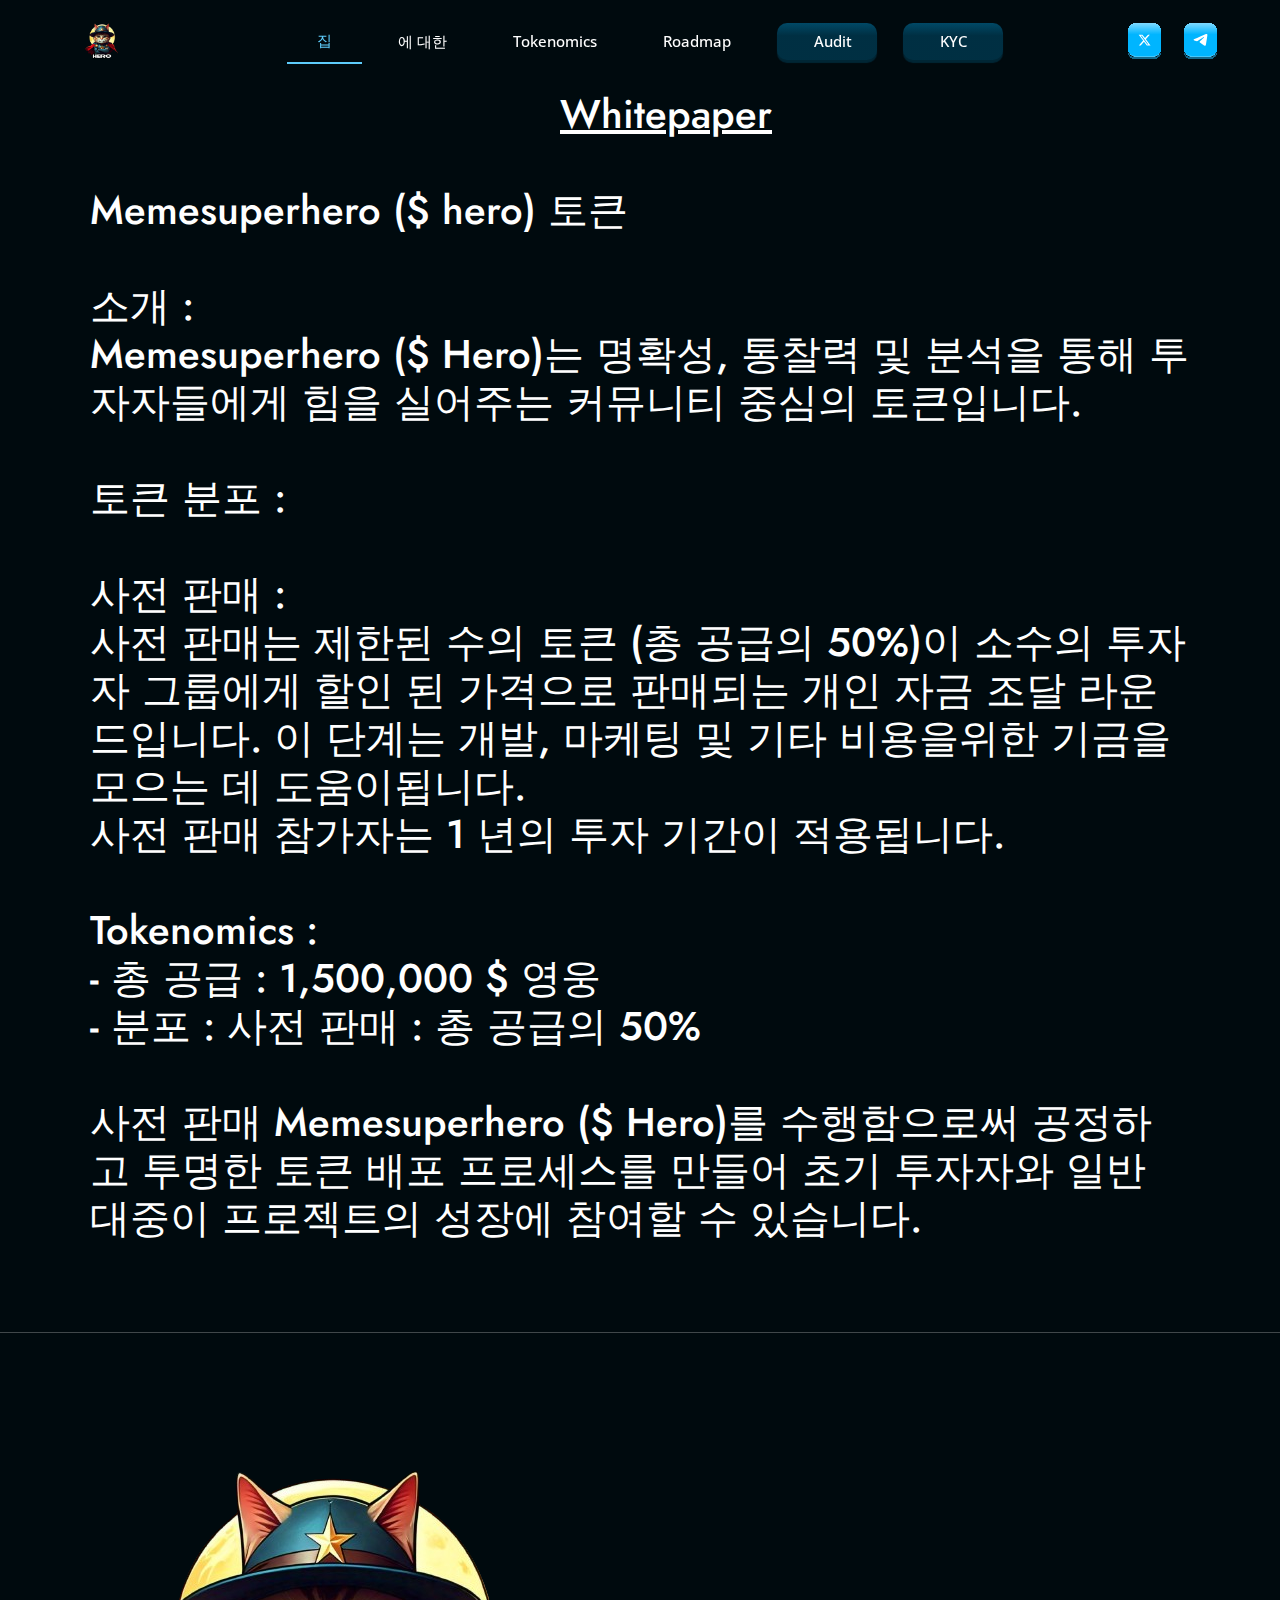
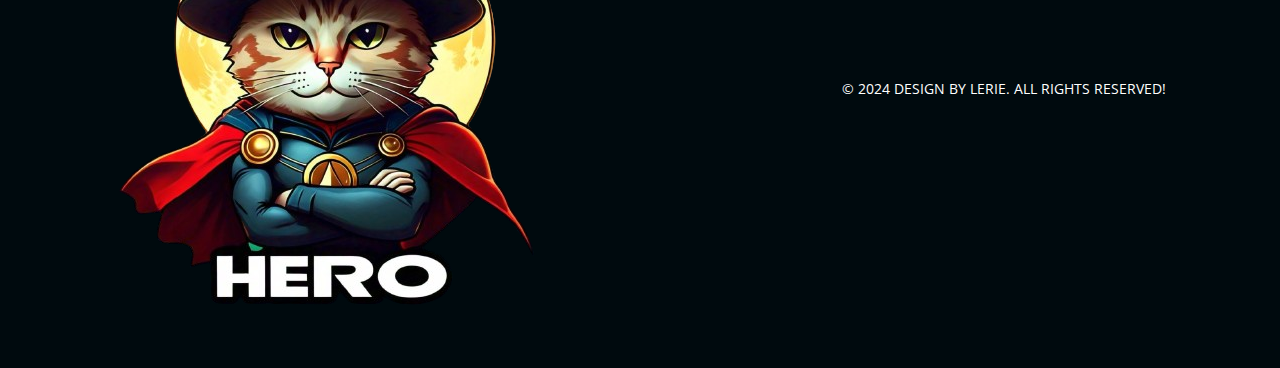
<file: kowhitepaper.html>
<!-- Free website design template by defilaunch.app

The launchpad on Base, BNB Chain, Solana, Linea and soon zkSync.

Create a token for only $7 on defilaunch.app
Create a fair launch for only $7 on defilaunch.app
Create a airdrop to unlimited wallets for only $7 on defilaunch.app
+ Lock tokens and LP, Use our defiswap.app or defibridge.app.

Get the latest Defi news on definews.app

Official links for defilaunch.app

Website: https://defilaunch.app/
Launchpad: https://launchpad.defilaunch.app/
Swap:  https://defiswap.app/
Bridge: https://defibridge.app/
Github: https://github.com/DefiLaunchApp
Gitbook Docs: https://defilaunchapp.gitbook.io/
Twitter: https://twitter.com/defilaunchapp
Warpcast: https://warpcast.com/defilaunchapp.eth
Telegram: https://t.me/defilaunchapp
Discord: https://discord.com/invite/TsvvJUS58m
News Portal: https://definews.app/
Youtube: https://youtube.com/@defilaunch -->



<!DOCTYPE html>
<html lang="en">



<head>
  <meta charset="utf-8">
  <meta content="width=device-width, initial-scale=1.0" name="viewport">

  <title>MemeSuperHero</title>
  <meta content="" name="description">
  <meta content="" name="keywords">

  <!-- Favicons -->
  <link href="assets/images/favicon.png" rel="icon">
  <link href="assets/images/favicon.png" rel="apple-touch-icon">

  <!-- Google Fonts -->
  <link
    href="https://fonts.googleapis.com/css?family=Open+Sans:300,300i,400,400i,600,600i,700,700i|Jost:300,300i,400,400i,500,500i,600,600i,700,700i|Poppins:300,300i,400,400i,500,500i,600,600i,700,700i"
    rel="stylesheet">


  <link rel="preconnect" href="https://fonts.googleapis.com/">
  <link rel="preconnect" href="https://fonts.gstatic.com/" crossorigin>
  <link href="https://fonts.googleapis.com/css2?family=Orbitron:wght@400;500;600;700;800;900&amp;display=swap"
    rel="stylesheet">

  <!-- Vendor CSS Files -->
  <link href="assets/vendor/aos/aos.css" rel="stylesheet">
  <link href="assets/vendor/bootstrap/css/bootstrap.min.css" rel="stylesheet">
  <link href="assets/vendor/bootstrap-icons/bootstrap-icons.css" rel="stylesheet">
  <link href="assets/vendor/boxicons/css/boxicons.min.css" rel="stylesheet">
  <link href="assets/vendor/remixicon/remixicon.css" rel="stylesheet">
  <link href="assets/vendor/swiper/swiper-bundle.min.css" rel="stylesheet">

  <!-- Template Main CSS File -->
  <link href="assets/css/style.css" rel="stylesheet">

</head>

<body style="background-color:   #000a0e;">

  <!-- ======= Header ======= -->
  <header id="header" class="fixed-top ">
    <div class="container d-flex align-items-center">


      <!-- Uncomment below if you prefer to use an image logo -->
      <a href="index-2.html" class="logo me-auto"><img src="assets/images/favicon.png" alt="" class="img-fluid"></a>

      <nav id="navbar" class="navbar">
        <ul>
          <li><a class="nav-link scrollto active" href="index.html">집</a></li>
          <li><a class="nav-link scrollto" href="index.html">에 대한</a></li>
          <li><a class="nav-link scrollto" href="index.html">Tokenomics</a></li>
          <li><a class="nav-link   scrollto" href="index.html">Roadmap</a></li>
          <!-- <li><a class="nav-link scrollto" href="#presale">Presale</a></li> -->
          <li class="nav-btn">

            <button class="btn-dark-blue" style="width: 100px;">
              <a href="https://discord.com/channels/1190663950384250910/1230112350548262963" target="_blank"> Audit</a>
            </button>
          </li>

          <li class="nav-btn">
            <button class="btn-dark-blue" style="width: 100px;">
              <a href="https://discord.com/channels/1190663950384250910/1230112350548262963" target="_blank"> KYC</a>
            </button>
            </a>
          </li>

          <li class="icon-social-desktop">
            <div class="filename-1-frame" style="margin-left: 70px;">
              <a href="https://x.com/John37511048417" target="_blank">
                <img class="filename-1-icon2" alt="" src="assets/images/navbar/filename-12.svg" width="35" />
              </a>
            </div>
          </li>
          <li class="icon-social-desktop">
            <div class="filename-1-frame">
              <a href="https://t.me/memesuperhero" target="_blank">
                <img class="filename-1-icon2" alt="" src="assets/images/navbar/telegram2.svg" width="35" />
              </a>
            </div>
          </li>

          <div class="icon-social-mobile">
            <div class="filename-1-frame">
              <a href="https://x.com/John37511048417" target="_blank">
                <img class="filename-1-icon2" alt="" src="assets/images/navbar/filename-12.svg" width="35" />
              </a>
            </div>
            <div class="filename-1-frame">
              <a href="https://t.me/memesuperhero" target="_blank">
                <img class="filename-1-icon2" alt="" src="assets/images/navbar/telegram2.svg" width="35" />
              </a>
            </div>
          </div>
        </ul>
        <i class="bi bi-list mobile-nav-toggle"></i>
      </nav><!-- .navbar -->

    </div>
  </header><!-- End Header -->
  <h1 style="background-color:  c; color: white; margin: 90px;"><span style="margin-left: 470px; text-decoration: underline;">Whitepaper</span><br><br>
    Memesuperhero ($ hero) 토큰 <br> <br>
    소개 : <br>
    Memesuperhero ($ Hero)는 명확성, 통찰력 및 분석을 통해 투자자들에게 힘을 실어주는 커뮤니티 중심의 토큰입니다. <br> <br>
    토큰 분포 : <br> <br>
    사전 판매 : <br>
    사전 판매는 제한된 수의 토큰 (총 공급의 50%)이 소수의 투자자 그룹에게 할인 된 가격으로 판매되는 개인 자금 조달 라운드입니다. 이 단계는 개발, 마케팅 및 기타 비용을위한 기금을 모으는 데 도움이됩니다. <br> 사전 판매 참가자는 1 년의 투자 기간이 적용됩니다. <br> <br>
    Tokenomics : <br>
    - 총 공급 : 1,500,000 $ 영웅 <br>
    - 분포 : 사전 판매 : 총 공급의 50% <br> <br>
    사전 판매 Memesuperhero ($ Hero)를 수행함으로써 공정하고 투명한 토큰 배포 프로세스를 만들어 초기 투자자와 일반 대중이 프로젝트의 성장에 참여할 수 있습니다.
  </h1>
<hr style="height: 60px; color: white;">

  </main><!-- End #main -->

  <!-- ======= Footer ======= -->
  <footer id="footer">
    <div class="container footer-bottom clearfix">
      <div class="row content">
        <div class="col-lg-8">
          <a href="index.html" style="width: 150px;"><img src="assets/images/favicon.png" /></a>
        </div>
        <div class="col-lg-4 align-self-center">

          <div class=" text-uppercase">
            &copy; 2024 <span>design by Lerie</span>. All Rights Reserved!
          </div>
        </div>

      </div>
  </footer><!-- End Footer -->

  <div id=" preloader"></div>
  <a href="#" class="back-to-top d-flex align-items-center justify-content-center"><i
      class="bi bi-arrow-up-short"></i></a>

  <!-- Vendor JS Files -->
  <script src="assets/vendor/aos/aos.js"></script>
  <script src="assets/vendor/bootstrap/js/bootstrap.bundle.min.js"></script>
  <script src="assets/vendor/glightbox/js/glightbox.min.js"></script>
  <script src="assets/vendor/isotope-layout/isotope.pkgd.min.js"></script>
  <script src="assets/vendor/swiper/swiper-bundle.min.js"></script>
  <script src="assets/vendor/waypoints/noframework.waypoints.js"></script>
  <script src="assets/vendor/php-email-form/validate.js"></script>

  <!-- Template Main JS File -->
  <script src="assets/js/main.js"></script>

</body>



</html>

<!-- Free website design template by defilaunch.app

The launchpad on Base, BNB Chain, Solana, Linea and soon zkSync.

Create a token for only $7 on defilaunch.app
Create a fair launch for only $7 on defilaunch.app
Create a airdrop to unlimited wallets for only $7 on defilaunch.app
+ Lock tokens and LP, Use our defiswap.app or defibridge.app.

Get the latest Defi news on definews.app

Official links for defilaunch.app

Website: https://defilaunch.app/
Launchpad: https://launchpad.defilaunch.app/
Swap:  https://defiswap.app/
Bridge: https://defibridge.app/
Github: https://github.com/DefiLaunchApp
Gitbook Docs: https://defilaunchapp.gitbook.io/
Twitter: https://twitter.com/defilaunchapp
Warpcast: https://warpcast.com/defilaunchapp.eth
Telegram: https://t.me/defilaunchapp
Discord: https://discord.com/invite/TsvvJUS58m
News Portal: https://definews.app/
Youtube: https://youtube.com/@defilaunch -->
</file>
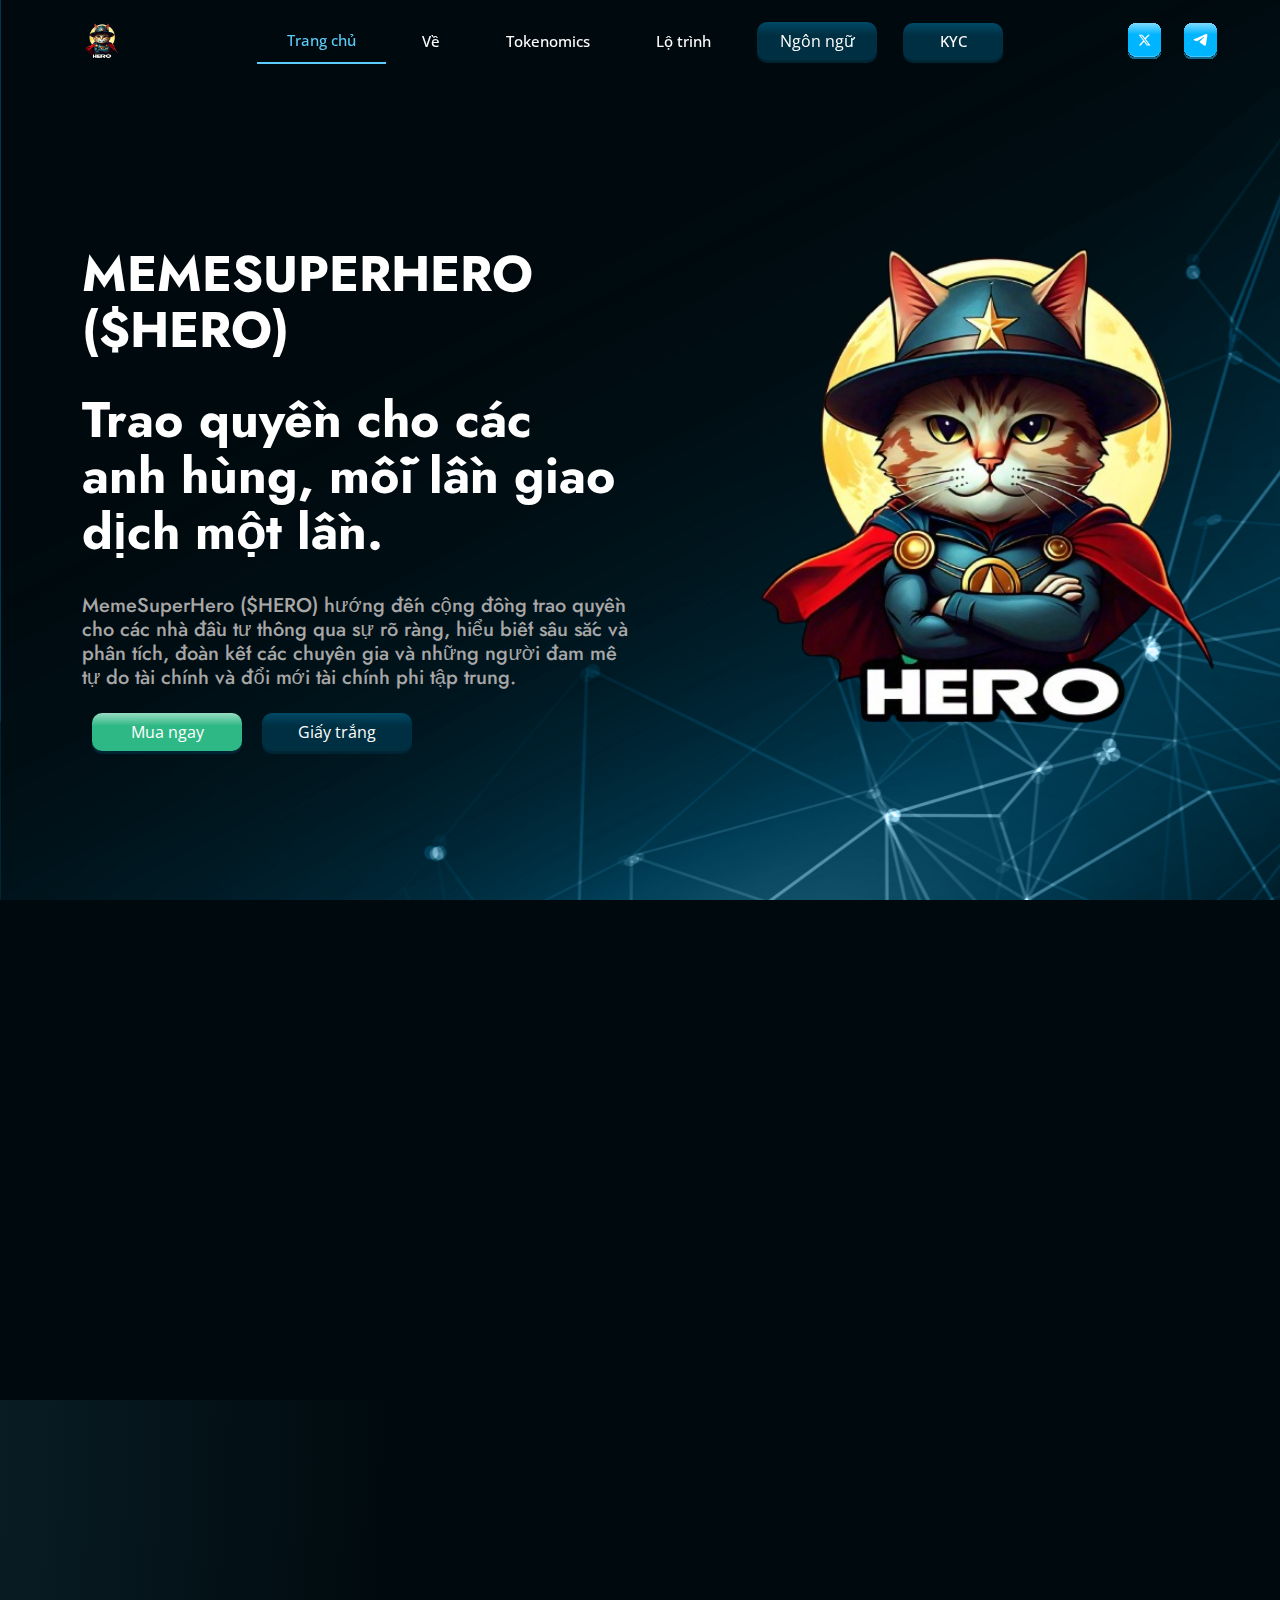
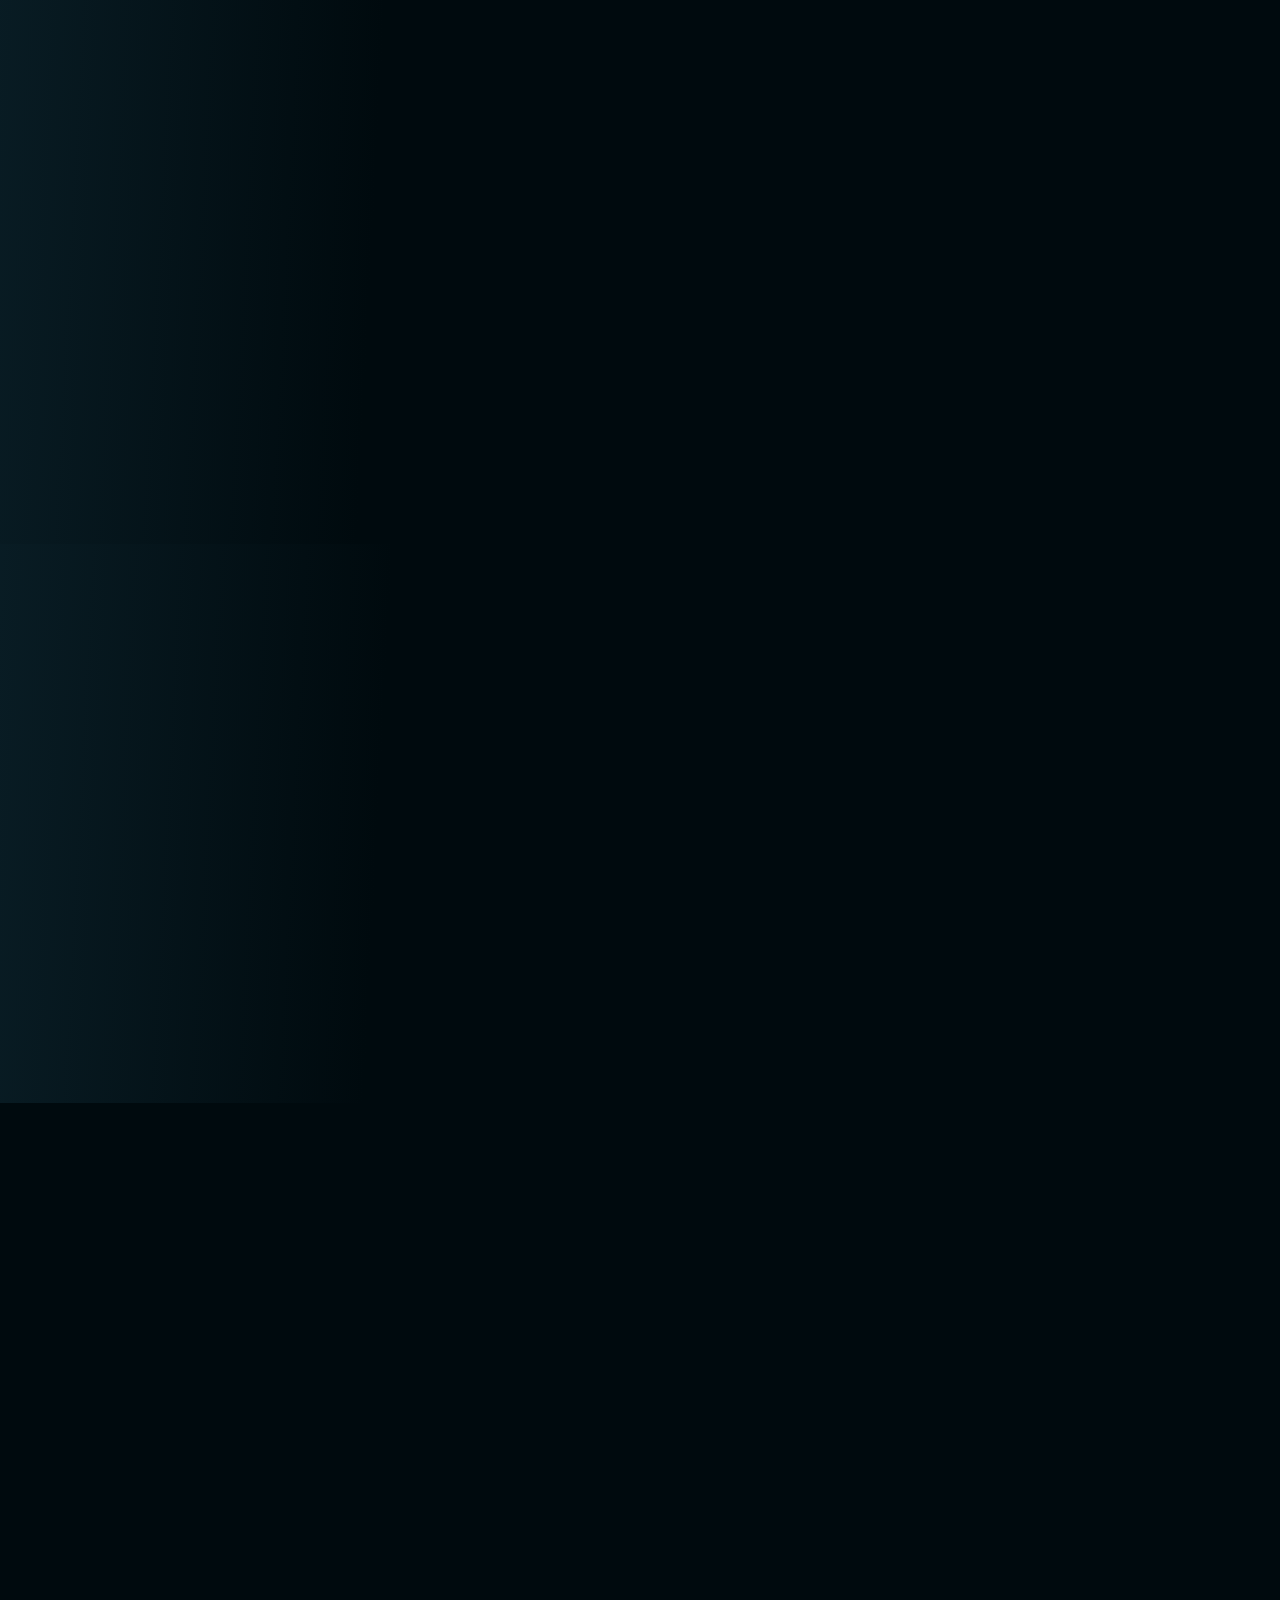
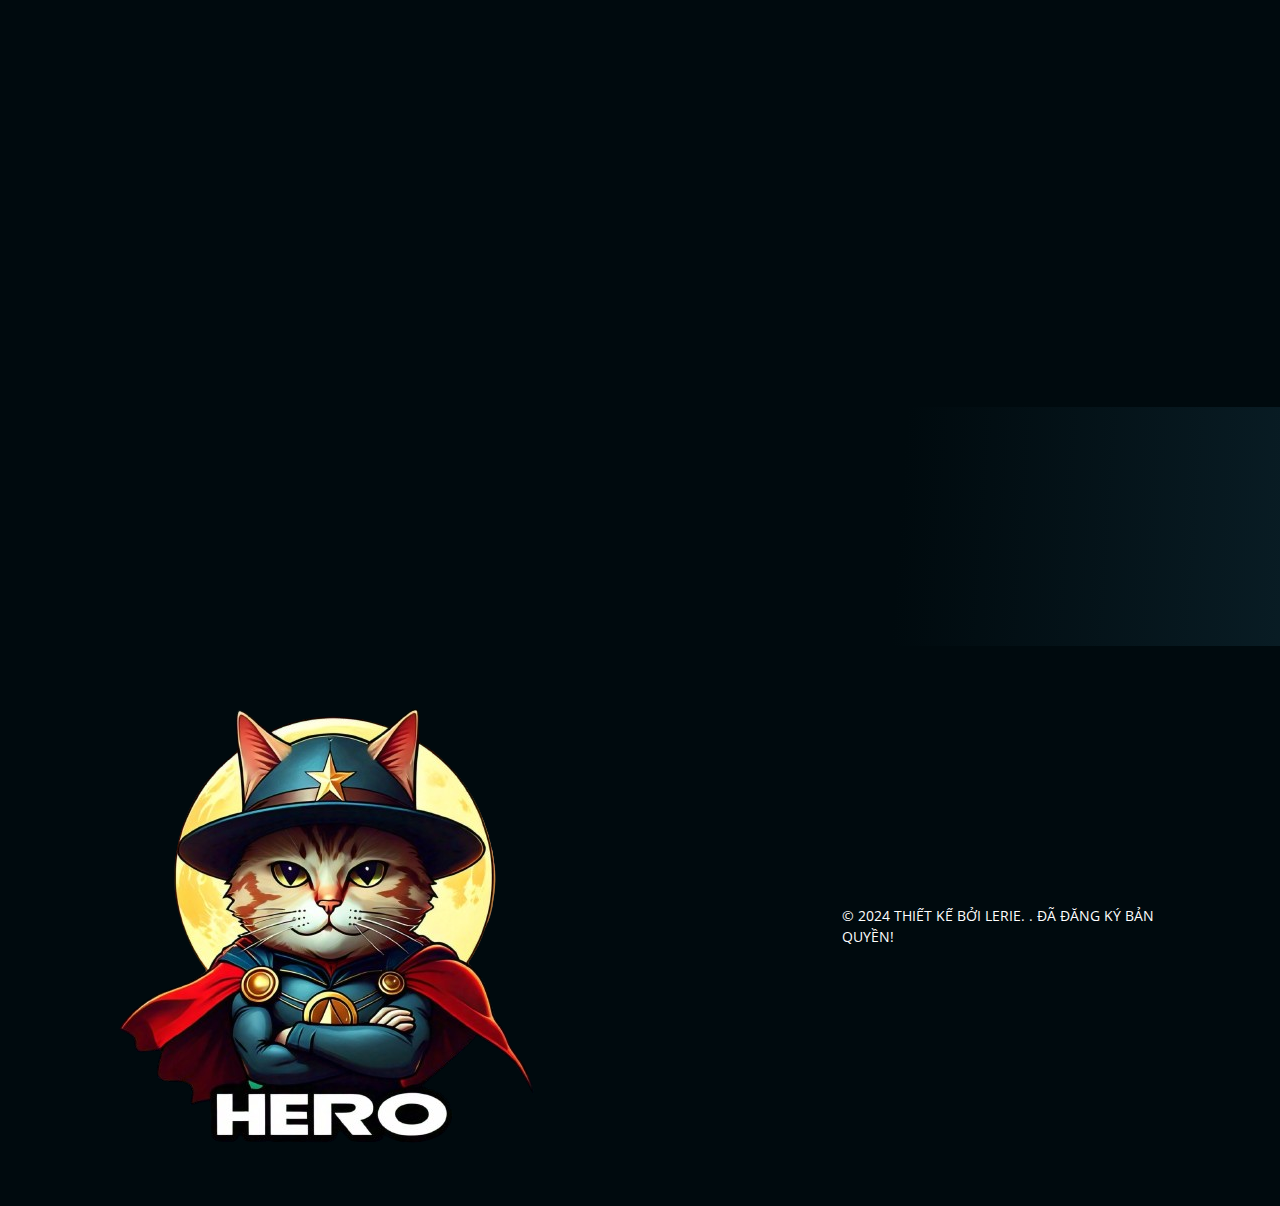
<file: vietnamese.html>
<!-- Free website design template by defilaunch.app

The launchpad on Base, BNB Chain, Solana, Linea and soon zkSync.

Create a token for only $7 on defilaunch.app
Create a fair launch for only $7 on defilaunch.app
Create a airdrop to unlimited wallets for only $7 on defilaunch.app
+ Lock tokens and LP, Use our defiswap.app or defibridge.app.

Get the latest Defi news on definews.app

Official links for defilaunch.app

Website: https://defilaunch.app/
Launchpad: https://launchpad.defilaunch.app/
Swap:  https://defiswap.app/
Bridge: https://defibridge.app/
Github: https://github.com/DefiLaunchApp
Gitbook Docs: https://defilaunchapp.gitbook.io/
Twitter: https://twitter.com/defilaunchapp
Warpcast: https://warpcast.com/defilaunchapp.eth
Telegram: https://t.me/defilaunchapp
Discord: https://discord.com/invite/TsvvJUS58m
News Portal: https://definews.app/
Youtube: https://youtube.com/@defilaunch -->



<!DOCTYPE html>
<html lang="en">



<head>
  <meta charset="utf-8">
  <meta content="width=device-width, initial-scale=1.0" name="viewport">

  <title>MemeSuperHero</title>
  <meta content="" name="description">
  <meta content="" name="keywords">

  <!-- Favicons -->
  <link href="assets/images/favicon.png" rel="icon">
  <link href="assets/images/favicon.png" rel="apple-touch-icon">

  <!-- Google Fonts -->
  <link
    href="https://fonts.googleapis.com/css?family=Open+Sans:300,300i,400,400i,600,600i,700,700i|Jost:300,300i,400,400i,500,500i,600,600i,700,700i|Poppins:300,300i,400,400i,500,500i,600,600i,700,700i"
    rel="stylesheet">


  <link rel="preconnect" href="https://fonts.googleapis.com/">
  <link rel="preconnect" href="https://fonts.gstatic.com/" crossorigin>
  <link href="https://fonts.googleapis.com/css2?family=Orbitron:wght@400;500;600;700;800;900&amp;display=swap"
    rel="stylesheet">

  <!-- Vendor CSS Files -->
  <link href="assets/vendor/aos/aos.css" rel="stylesheet">
  <link href="assets/vendor/bootstrap/css/bootstrap.min.css" rel="stylesheet">
  <link href="assets/vendor/bootstrap-icons/bootstrap-icons.css" rel="stylesheet">
  <link href="assets/vendor/boxicons/css/boxicons.min.css" rel="stylesheet">
  <link href="assets/vendor/remixicon/remixicon.css" rel="stylesheet">
  <link href="assets/vendor/swiper/swiper-bundle.min.css" rel="stylesheet">

  <!-- Template Main CSS File -->
  <link href="assets/css/style.css" rel="stylesheet">

</head>

<body>

  <!-- ======= Header ======= -->
  <header id="header" class="fixed-top ">
    <div class="container d-flex align-items-center">


      <!-- Uncomment below if you prefer to use an image logo -->
      <a href="index-2.html" class="logo me-auto"><img src="assets/images/favicon.png" alt="" class="img-fluid"></a>

      <nav id="navbar" class="navbar">
        <ul>
          <li><a class="nav-link scrollto active" href="#hero">Trang chủ</a></li>
          <li><a class="nav-link scrollto" href="#about">Về</a></li>
          <li><a class="nav-link scrollto" href="#tokenomics">Tokenomics</a></li>
          <li><a class="nav-link   scrollto" href="#roadmap">Lộ trình</a></li>
          <!-- <li><a class="nav-link scrollto" href="#presale">Presale</a></li> -->
          <li class="nav-btn">

            <div class="dropdown">
              <button  class="btn-dark-blue" style="width: 120px;">Ngôn ngữ</button>
              <div class="dropdown-content">
                <a href="index.html" target="_self">English</a>
              <a href="chinese.html" target="_self">Chinese</a>
              <a href="japanese.html" target="_self">Japanese</a>
              <a href="korean.html" target="_self">Korean</a>
              <a href="vietnamese.html" target="_self">Vietnamese</a>
              <a href="french.html" target="_self">French</a>
              </div>
            </div>

          </li>

          <li class="nav-btn">
            <button class="btn-dark-blue" style="width: 100px;">
              <a href="https://discord.com/channels/1190663950384250910/1230112350548262963" target="_blank"> KYC</a>
            </button>
            </a>
          </li>

          <li class="icon-social-desktop">
            <div class="filename-1-frame" style="margin-left: 70px;">
              <a href="https://x.com/John37511048417" target="_blank">
                <img class="filename-1-icon2" alt="" src="assets/images/navbar/filename-12.svg" width="35" />
              </a>
            </div>
          </li>
          <li class="icon-social-desktop">
            <div class="filename-1-frame">
              <a href="https://t.me/memesuperhero" target="_blank">
                <img class="filename-1-icon2" alt="" src="assets/images/navbar/telegram2.svg" width="35" />
              </a>
            </div>
          </li>

          <div class="icon-social-mobile">
            <div class="filename-1-frame">
              <a href="https://x.com/John37511048417" target="_blank">
                <img class="filename-1-icon2" alt="" src="assets/images/navbar/filename-12.svg" width="35" />
              </a>
            </div>
            <div class="filename-1-frame">
              <a href="https://t.me/memesuperhero" target="_blank">
                <img class="filename-1-icon2" alt="" src="assets/images/navbar/telegram2.svg" width="35" />
              </a>
            </div>
          </div>
        </ul>
        <i class="bi bi-list mobile-nav-toggle"></i>
      </nav><!-- .navbar -->

    </div>
  </header><!-- End Header -->

  <!-- ======= Hero Section ======= -->
  <section id="hero" class="d-flex align-items-center">

    <div class="container">
      <div class="row">
        <div class="col-lg-6 d-flex flex-column justify-content-center pt-4 pt-lg-0 order-2 order-lg-1"
          data-aos="fade-up" data-aos-delay="200">
          <h1 class="mt-4">MEMESUPERHERO ($HERO)</h1>
          <h1 class="mt-4">Trao quyền cho các anh hùng, mỗi lần giao dịch một lần.</h1>
          <h5 class="mt-4">MemeSuperHero ($HERO) hướng đến cộng đồng trao quyền cho các nhà đầu tư thông qua sự rõ ràng, hiểu biết sâu sắc và phân tích, đoàn kết các chuyên gia và những người đam mê tự do tài chính và đổi mới tài chính phi tập trung.</h5>
          <div class="col-md-12 col-lg-12 d-flex">
            <div class="">
              <a href="https://launchpad.defilaunch.app/" target="_self"><button class="btn-sky-blue" style="width: 150px;  margin-top: 15px;">
                Mua ngay
                </button>
              </a>
            </div>
            <div class="">
              <a href="whitepaper.html" target="_self"> <button class="btn-dark-blue" style="width: 150px; margin-top: 15px;">
                Giấy trắng
                </button>
              </a>
            </div>
          </div>
        </div>

        <div class="col-lg-6 order-1 order-lg-2 hero-img for-desktok-frog-img" data-aos="zoom-in" data-aos-delay="200">
          <img src="assets/images/favicon.png" class="img img-fluid animated" alt="" width="600">
        </div>
      </div>
      <div class="col-lg-6 order-1 order-lg-2 for-mobile-frog-img" data-aos="zoom-in" data-aos-delay="200">
        <img src="assets/images/favicon.png" class="img img-fluid animated" alt="">
      </div>
    </div>

  </section><!-- End Hero -->

  <main id="main">


    <!-- ======= About Us Section ======= -->
    <section id="about" class="about">
      <div class="container" data-aos="fade-up">
        <div class="row content">
          <div class="col-lg-6">
            <img src="assets/images/logoimage2.png" class="img img-fluid" />
          </div>
          <div class="col-lg-6 pt-lg-0 mt-4 align-self-center">
            <div class="section-title">
              <span><img src="assets/images/Line.svg" /></span>
              <h2 class="mt-4">Về</h2>
            </div>

            <p class="section-sub-title mt-4">
                Bạn mệt mỏi khi phải điều hướng thế giới đầu tư phức tạp một mình?
            </p>
            <p class="section-sub-title mt-4">
                MEMESUPERHERO TOKEN ($HERO) là giải pháp tối ưu, kết hợp Blockchain, WEB3, AI và Trí tuệ tăng cường để cung cấp sự rõ ràng, hiểu biết dựa trên dữ liệu và phân tích tiên tiến. Hãy tham gia cộng đồng các nhà đầu tư và chuyên gia hiểu biết của chúng tôi để vượt qua những thách thức đầu tư, đưa ra quyết định sáng suốt và tự tin đạt được tự do tài chính.
            </p>
            <p class="section-sub-title mt-4">
                Tìm hiểu thêm và bắt đầu giải quyết những thách thức đầu tư của bạn ngay hôm nay với giải pháp của chúng tôi.
            </p>
          </div>
        </div>
      </div>
    </section>

    <section id="tokenomics" class="about">
      <div class="container" data-aos="fade-up">
        <div class="section-title">
          <span><img src="assets/images/Line.svg" /></span>
          <h2 class="mt-4">Tokenomics</h2>
        </div>

        <div class="row content align-items-center" style="margin: 80px 0px;">
          <div class="col-lg-6">
            <div class="card">
              <h5 class="card-title font-family-orbitron-normal ">Địa chỉ hợp đồng [CA]</h5>
              <div class="card-body table-custom-body">
                <div class="row">
                  <div class="col-lg-2">
                    <p class="label">SOL:</p>
                  </div>
                  <div class="col-lg-10">
                    <p class="value">0x3C2e8a667e5DA2806dbe3910f18B99979f1a266e</p>
                  </div>
                </div>

                <div class="row">
                  <div class="col-lg-2">
                    <p class="label">ETH:</p>
                  </div>
                  <div class="col-lg-10">
                    <p class="value">0x3C2e8a667e5DA2806dbe3910f18B99979f1a266e</p>
                  </div>
                </div>
                <div class="row">
                  <div class="col-lg-2">
                    <p class="label">BNB:</p>
                  </div>
                  <div class="col-lg-10">
                    <p class="value">0x3C2e8a667e5DA2806dbe3910f18B99979f1a266e</p>
                  </div>
                </div>

                <div class="row">
                  <div class="col-lg-2">
                    <p class="label">MATIC:</p>
                  </div>
                  <div class="col-lg-10">
                    <p class="value">0x3C2e8a667e5DA2806dbe3910f18B99979f1a266e</p>
                  </div>
                </div>
                <div class="row" style="border-radius: 0px 0px 10px 10px;">
                  <div class="col-lg-2">
                    <p class="label">AVAX:</p>
                  </div>
                  <div class="col-lg-10">
                    <p class="value">0x3C2e8a667e5DA2806dbe3910f18B99979f1a266e</p>
                  </div>
                </div>
                <div class="row">
                  <div class="col-lg-2">
                    <p class="label">USDT:</p>
                  </div>
                  <div class="col-lg-10">
                    <p class="value">0x3C2e8a667e5DA2806dbe3910f18B99979f1a266e</p>
                  </div>
                </div>
              </div>
            </div>
          </div>

          <div class="col-lg-1">
          </div>
          <div class="col-lg-5 pt-4 pt-lg-0">
            <div class="card">
              <h5 class="card-title font-family-orbitron-normal ">MemeSuperHero</h5>
              <div class="card-body table-custom-body">
                <div class="row">
                  <div class="col-lg-7">
                    <p class="label">Tổng cung:</p>
                  </div>
                  <div class="col-lg-5">
                    <p class="value">1,500,000,000</p>
                  </div>
                </div>

                <div class="row">
                  <div class="col-lg-7">
                    <p class="label">Ra mắt công bằng:</p>
                  </div>
                  <div class="col-lg-5">
                    <p class="value">70%</p>
                  </div>
                </div>

                <div class="row">
                  <div class="col-lg-7">
                    <p class="label">Airdrop:</p>
                  </div>
                  <div class="col-lg-5">
                    <p class="value">5%</p>
                  </div>
                </div>
                <div class="row">
                  <div class="col-lg-7">
                    <p class="label">LP:</p>
                  </div>
                  <div class="col-lg-5">
                    <p class="value">100% Burnt</p>
                  </div>
                </div>

                <div class="row">
                  <div class="col-lg-7">
                    <p class="label">THUẾ:</p>
                  </div>
                  <div class="col-lg-5">
                    <p class="value">3%</p>
                  </div>
                </div>
                <div class="row" style="border-radius: 0px 0px 10px 10px;">
                  <div class="col-lg-7">
                    <p class="label">Nhà phát triển & Tiếp thị:</p>
                  </div>
                  <div class="col-lg-5">
                    <p class="value">1% each</p>
                  </div>
                </div>
              </div>
          </div>
        </div>
      </div>
      </div>
    </section>

    <section id="roadmap" class="about" style="background-color: #021E0A;">
      <div class="container" data-aos="fade-up">
        <div class="section-title d-flex justify-content-center">
          <div class="text-align-last-center">
            <span><img src="assets/images/Line.svg" /></span>
            <h2 class="fmt-4  text-white mb-0">Lộ trình</h2>
          </div>
        </div>

        <div class="row content mt-5">
          <div class="col-lg-4">
            <div class="card">
              <h5 class="card-title font-family-orbitron-normal ">Giai đoạn 01</h5>
              <div class="card-body">
                <ul>
                  <li>Khái niệm hóa token $HERO và phát triển hợp đồng thông minh (SOL, ETH, BNB, MATIC, AVAX, USDT...)</li>
                  <li>Thiết lập và phân phối ví</li>
                  <li>Chuẩn bị và tiến hành bán token $HERO (Airdrop, Fairlaunch) và ra mắt</li>
                </ul>
              </div>
            </div>
          </div>

          <div class="col-lg-4">
            <div class="card">
              <h5 class="card-title font-family-orbitron-normal ">Giai đoạn 02</h5>
              <div class="card-body">
                <ul>
                  <li>Danh sách $HERO trong các bản cập nhật Dextools, Dexscreener, Birdeye, Dexview</li>
                  <li>Phát triển tiện ích và niêm yết CEX</li>
                  <li>Kiểm tra và đảm bảo chất lượng</li>
                  <li>Hài hòa tất cả các token vào nền tảng DeFi (dApp)</li>
                </ul>
              </div>
            </div>
          </div>

          <div class="col-lg-4">
            <div class="card">
              <h5 class="card-title font-family-orbitron-normal ">Giai đoạn 03</h5>
              <div class="card-body">
                <ul>
                  <li>Xây dựng cộng đồng</li>
                  <li>Việc sử dụng dApp trong mạng</li>
                  <li>Phát triển và thử nghiệm trao đổi</li>
                  <li>Chuẩn bị và tiếp thị khởi động</li>
                  <li>Bảo mật, Tuân thủ, Khởi chạy</li>
                </ul>
              </div>
            </div>
          </div>
        </div>
      </div>
    </section>

    <section id="clients" class="about" style="background-color: #000a0e;">
      <div class="container" data-aos="fade-up">
        <div class="section-title d-flex justify-content-center">
          <div class="text-align-last-center">
            <span><img src="assets/images/Line.svg" /></span>
            <h2 class="mt-4  text-white mb-0">Đối tác chính thức</h2>
          </div>
        </div>
        <div class="row py-5" data-aos="zoom-in">
          <div class="col-lg-3 col-md-4 col-6 d-flex align-items-center justify-content-center mb-2">
            <a href="https://launchpad.defilaunch.app/" target="_blank">
              <img src="assets/images/clients/defilaunch.png" class="img img-fluid" alt="">
            </a>
          </div>

          <div class="col-lg-3 col-md-4 col-6 d-flex align-items-center justify-content-center mb-2">
            <a href="https://dexscreener.com/" target="_blank">
              <img src="assets/images/clients/dexscreener.png" class="img img-fluid" alt="">
            </a>
          </div>

          <div class="col-lg-3 col-md-4 col-6 d-flex align-items-center justify-content-center mb-2">
            <a href="https://www.defiswap.app" target="_blank">
              <img src="assets/images/clients/defiswap.png" class="img-fluid" alt="">
            </a>
          </div>

          <div class="col-lg-3 col-md-4 col-6 d-flex align-items-center justify-content-center mb-2">
            <a href="https://discord.com/channels/1190663950384250910/1230112350548262963" target="_blank">
              <img src="assets/images/clients/techrate.png" class="img-fluid" alt="">
            </a>
          </div>
        </div>
      </div>
    </section>

    <section id="featured" class="about" style="background-color: #000a0e;">
      <div class="container" data-aos="fade-up">
        <div class="section-title d-flex justify-content-center">
          <div class="text-align-last-center">
            <span><img src="assets/images/Line.svg" /></span>
            <h2 class="mt-4  text-white mb-0">Như nổi bật trong</h2>
          </div>
        </div>
        <div class="row py-5" data-aos="zoom-in">
          <div class="col-lg-4 col-md-4 col-6 d-flex align-items-center justify-content-center mb-2">
            <a href="https://www.benzinga.com" target="_blank">
              <img src="assets/images/featured/client1.svg" class="img img-fluid" alt="">
            </a>
          </div>

          <div class="col-lg-4 col-md-4 col-6 d-flex align-items-center justify-content-center mb-2">
            <a href="https://www.digitaljournal.com" target="_blank">
              <img src="assets/images/featured/client2.svg" class="img img-fluid" alt="">
            </a>
          </div>

          <div class="col-lg-4 col-md-4 col-6 d-flex align-items-center justify-content-center mb-2">
            <a href="https://yahoo.com" target="_blank">
              <img src="assets/images/featured/client3.svg" class="img-fluid" alt="">
            </a>
          </div>
        </div>
        <div class="text-center">
          <a href="#"><button class="btn-sky-blue" style="width: 150px;  margin-top: 15px;">
            Di chuyển lên đầu
            </button>
          </a>
        </div>
      </div>
    </section>


    <section id="presale" class="about">
      <div class="container" data-aos="fade-up">
        <div class="row content">
          <div class="col-lg-12">
            <div class="">
              <div class="card-body">
                <div class="row">
                  <div class="col-lg-12 pt-4 pt-lg-0">
                    <div class="disclaimer-bottom">
                      <h3 class="mt-4  text-uppercase">Tuyên bố sứ mệnh</h3>

                      <p class="fs-6">Mã thông báo $HERO là mã thông báo meme có giá trị nội tại lớn và lợi tức đầu tư tài chính lớn. Với dự án dài hạn của mình, chúng tôi đang tạo ra một môi trường đầu tư thuần túy và sự gắn kết cộng đồng với ROI tuyệt vời và vượt trội.
                      </p>
                    </div>
                  </div>
                </div>
              </div>
            </div>

          </div>

        </div>

      </div>
    </section>



  </main><!-- End #main -->

  <!-- ======= Footer ======= -->
  <footer id="footer">
    <div class="container footer-bottom clearfix">
      <div class="row content">
        <div class="col-lg-8">
          <a href="#"><img src="assets/images/favicon.png" /></a>
        </div>
        <div class="col-lg-4 align-self-center">

          <div class=" text-uppercase">
            &copy; 2024 <span>
              Thiết kế bởi Lerie. </span>. Đã đăng ký Bản quyền!
          </div>
        </div>

      </div>
  </footer><!-- End Footer -->

  <div id=" preloader"></div>
  <a href="#" class="back-to-top d-flex align-items-center justify-content-center"><i
      class="bi bi-arrow-up-short"></i></a>

  <!-- Vendor JS Files -->
  <script src="assets/vendor/aos/aos.js"></script>
  <script src="assets/vendor/bootstrap/js/bootstrap.bundle.min.js"></script>
  <script src="assets/vendor/glightbox/js/glightbox.min.js"></script>
  <script src="assets/vendor/isotope-layout/isotope.pkgd.min.js"></script>
  <script src="assets/vendor/swiper/swiper-bundle.min.js"></script>
  <script src="assets/vendor/waypoints/noframework.waypoints.js"></script>
  <script src="assets/vendor/php-email-form/validate.js"></script>

  <!-- Template Main JS File -->
  <script src="assets/js/main.js"></script>

</body>



</html>

<!-- Free website design template by defilaunch.app

The launchpad on Base, BNB Chain, Solana, Linea and soon zkSync.

Create a token for only $7 on defilaunch.app
Create a fair launch for only $7 on defilaunch.app
Create a airdrop to unlimited wallets for only $7 on defilaunch.app
+ Lock tokens and LP, Use our defiswap.app or defibridge.app.

Get the latest Defi news on definews.app

Official links for defilaunch.app

Website: https://defilaunch.app/
Launchpad: https://launchpad.defilaunch.app/
Swap:  https://defiswap.app/
Bridge: https://defibridge.app/
Github: https://github.com/DefiLaunchApp
Gitbook Docs: https://defilaunchapp.gitbook.io/
Twitter: https://twitter.com/defilaunchapp
Warpcast: https://warpcast.com/defilaunchapp.eth
Telegram: https://t.me/defilaunchapp
Discord: https://discord.com/invite/TsvvJUS58m
News Portal: https://definews.app/
Youtube: https://youtube.com/@defilaunch -->
</file>
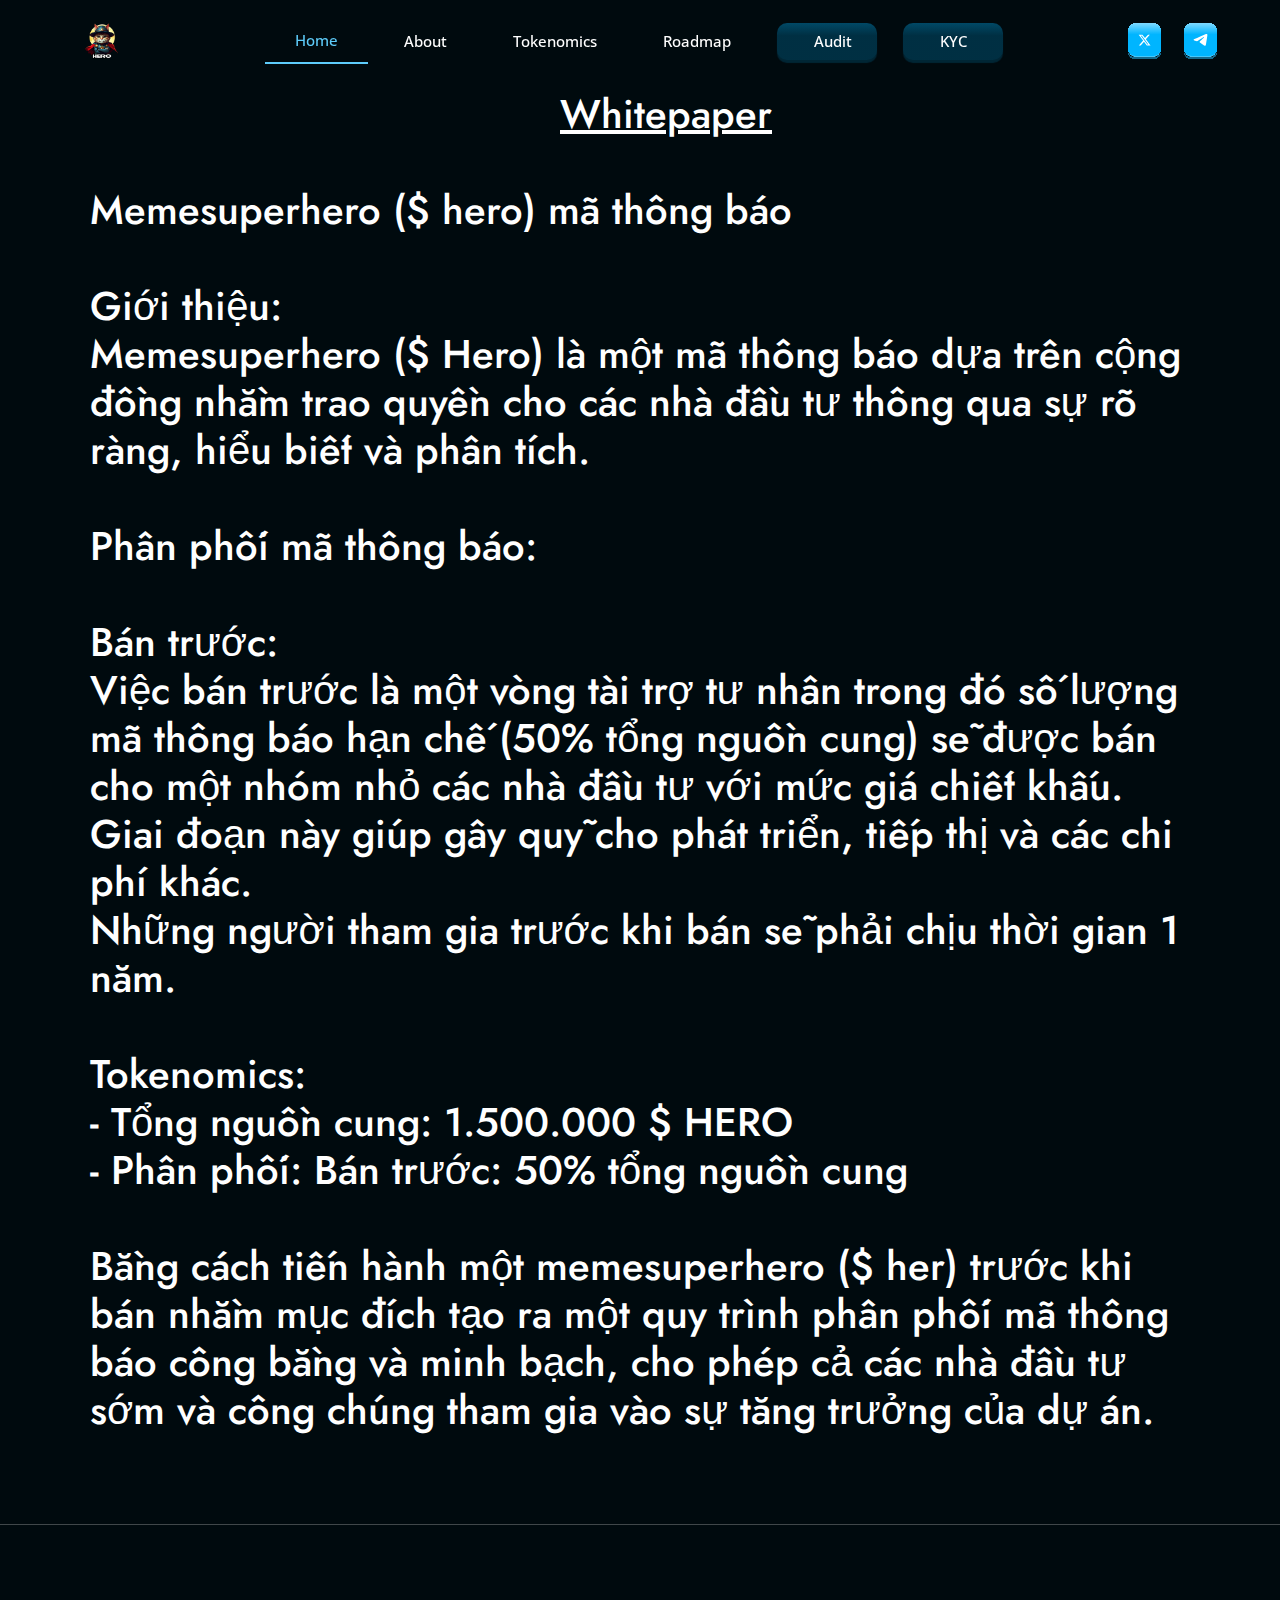
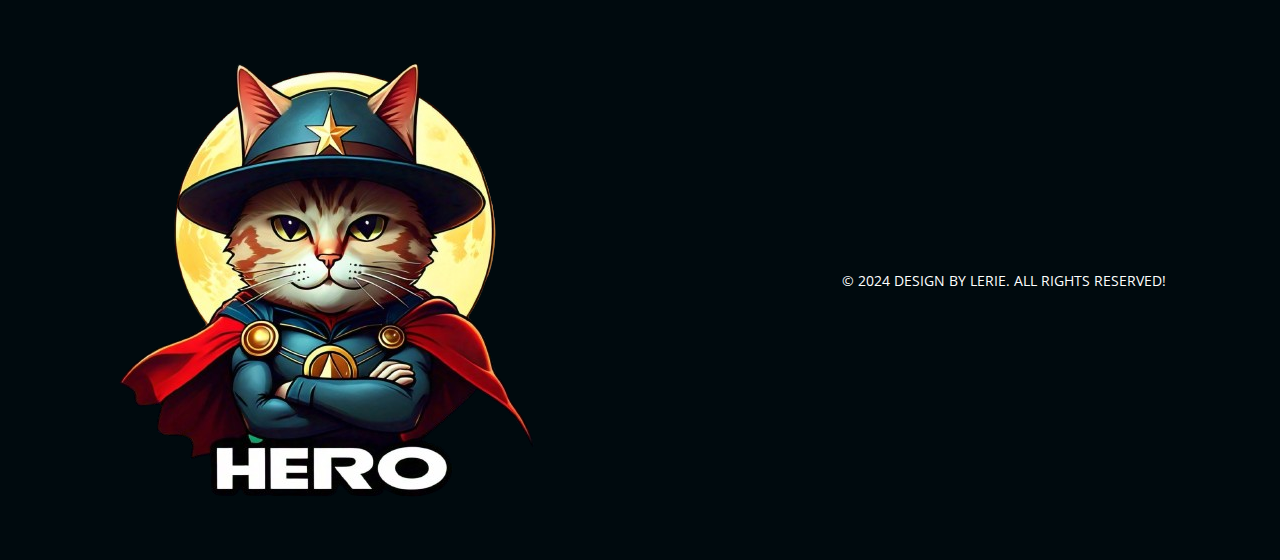
<file: viwhitepaper.html>
<!-- Free website design template by defilaunch.app

The launchpad on Base, BNB Chain, Solana, Linea and soon zkSync.

Create a token for only $7 on defilaunch.app
Create a fair launch for only $7 on defilaunch.app
Create a airdrop to unlimited wallets for only $7 on defilaunch.app
+ Lock tokens and LP, Use our defiswap.app or defibridge.app.

Get the latest Defi news on definews.app

Official links for defilaunch.app

Website: https://defilaunch.app/
Launchpad: https://launchpad.defilaunch.app/
Swap:  https://defiswap.app/
Bridge: https://defibridge.app/
Github: https://github.com/DefiLaunchApp
Gitbook Docs: https://defilaunchapp.gitbook.io/
Twitter: https://twitter.com/defilaunchapp
Warpcast: https://warpcast.com/defilaunchapp.eth
Telegram: https://t.me/defilaunchapp
Discord: https://discord.com/invite/TsvvJUS58m
News Portal: https://definews.app/
Youtube: https://youtube.com/@defilaunch -->



<!DOCTYPE html>
<html lang="en">



<head>
  <meta charset="utf-8">
  <meta content="width=device-width, initial-scale=1.0" name="viewport">

  <title>MemeSuperHero</title>
  <meta content="" name="description">
  <meta content="" name="keywords">

  <!-- Favicons -->
  <link href="assets/images/favicon.png" rel="icon">
  <link href="assets/images/favicon.png" rel="apple-touch-icon">

  <!-- Google Fonts -->
  <link
    href="https://fonts.googleapis.com/css?family=Open+Sans:300,300i,400,400i,600,600i,700,700i|Jost:300,300i,400,400i,500,500i,600,600i,700,700i|Poppins:300,300i,400,400i,500,500i,600,600i,700,700i"
    rel="stylesheet">


  <link rel="preconnect" href="https://fonts.googleapis.com/">
  <link rel="preconnect" href="https://fonts.gstatic.com/" crossorigin>
  <link href="https://fonts.googleapis.com/css2?family=Orbitron:wght@400;500;600;700;800;900&amp;display=swap"
    rel="stylesheet">

  <!-- Vendor CSS Files -->
  <link href="assets/vendor/aos/aos.css" rel="stylesheet">
  <link href="assets/vendor/bootstrap/css/bootstrap.min.css" rel="stylesheet">
  <link href="assets/vendor/bootstrap-icons/bootstrap-icons.css" rel="stylesheet">
  <link href="assets/vendor/boxicons/css/boxicons.min.css" rel="stylesheet">
  <link href="assets/vendor/remixicon/remixicon.css" rel="stylesheet">
  <link href="assets/vendor/swiper/swiper-bundle.min.css" rel="stylesheet">

  <!-- Template Main CSS File -->
  <link href="assets/css/style.css" rel="stylesheet">

</head>

<body style="background-color:   #000a0e;">

  <!-- ======= Header ======= -->
  <header id="header" class="fixed-top ">
    <div class="container d-flex align-items-center">


      <!-- Uncomment below if you prefer to use an image logo -->
      <a href="index-2.html" class="logo me-auto"><img src="assets/images/favicon.png" alt="" class="img-fluid"></a>

      <nav id="navbar" class="navbar">
        <ul>
          <li><a class="nav-link scrollto active" href="index.html">Home</a></li>
          <li><a class="nav-link scrollto" href="index.html">About</a></li>
          <li><a class="nav-link scrollto" href="index.html">Tokenomics</a></li>
          <li><a class="nav-link   scrollto" href="index.html">Roadmap</a></li>
          <!-- <li><a class="nav-link scrollto" href="#presale">Presale</a></li> -->
          <li class="nav-btn">

            <button class="btn-dark-blue" style="width: 100px;">
              <a href="https://discord.com/channels/1190663950384250910/1230112350548262963" target="_blank"> Audit</a>
            </button>
          </li>

          <li class="nav-btn">
            <button class="btn-dark-blue" style="width: 100px;">
              <a href="https://discord.com/channels/1190663950384250910/1230112350548262963" target="_blank"> KYC</a>
            </button>
            </a>
          </li>

          <li class="icon-social-desktop">
            <div class="filename-1-frame" style="margin-left: 70px;">
              <a href="https://x.com/John37511048417" target="_blank">
                <img class="filename-1-icon2" alt="" src="assets/images/navbar/filename-12.svg" width="35" />
              </a>
            </div>
          </li>
          <li class="icon-social-desktop">
            <div class="filename-1-frame">
              <a href="https://t.me/memesuperhero" target="_blank">
                <img class="filename-1-icon2" alt="" src="assets/images/navbar/telegram2.svg" width="35" />
              </a>
            </div>
          </li>

          <div class="icon-social-mobile">
            <div class="filename-1-frame">
              <a href="https://x.com/John37511048417" target="_blank">
                <img class="filename-1-icon2" alt="" src="assets/images/navbar/filename-12.svg" width="35" />
              </a>
            </div>
            <div class="filename-1-frame">
              <a href="https://t.me/memesuperhero" target="_blank">
                <img class="filename-1-icon2" alt="" src="assets/images/navbar/telegram2.svg" width="35" />
              </a>
            </div>
          </div>
        </ul>
        <i class="bi bi-list mobile-nav-toggle"></i>
      </nav><!-- .navbar -->

    </div>
  </header><!-- End Header -->
  <h1 style="background-color:  c; color: white; margin: 90px;"><span style="margin-left: 470px; text-decoration: underline;">Whitepaper</span><br><br>
    Memesuperhero ($ hero) mã thông báo <br> <br>
    Giới thiệu: <br>
    Memesuperhero ($ Hero) là một mã thông báo dựa trên cộng đồng nhằm trao quyền cho các nhà đầu tư thông qua sự rõ ràng, hiểu biết và phân tích. <br> <br>
    Phân phối mã thông báo: <br> <br>
    Bán trước: <br>
    Việc bán trước là một vòng tài trợ tư nhân trong đó số lượng mã thông báo hạn chế (50% tổng nguồn cung) sẽ được bán cho một nhóm nhỏ các nhà đầu tư với mức giá chiết khấu. Giai đoạn này giúp gây quỹ cho phát triển, tiếp thị và các chi phí khác. <br> Những người tham gia trước khi bán sẽ phải chịu thời gian 1 năm. <br> <br>
    Tokenomics: <br>
    - Tổng nguồn cung: 1.500.000 $ HERO <br>
    - Phân phối: Bán trước: 50% tổng nguồn cung <br> <br>
    Bằng cách tiến hành một memesuperhero ($ her) trước khi bán nhằm mục đích tạo ra một quy trình phân phối mã thông báo công bằng và minh bạch, cho phép cả các nhà đầu tư sớm và công chúng tham gia vào sự tăng trưởng của dự án.
  </h1>
<hr style="height: 60px; color: white;">

  </main><!-- End #main -->

  <!-- ======= Footer ======= -->
  <footer id="footer">
    <div class="container footer-bottom clearfix">
      <div class="row content">
        <div class="col-lg-8">
          <a href="index.html" style="width: 150px;"><img src="assets/images/favicon.png" /></a>
        </div>
        <div class="col-lg-4 align-self-center">

          <div class=" text-uppercase">
            &copy; 2024 <span>design by Lerie</span>. All Rights Reserved!
          </div>
        </div>

      </div>
  </footer><!-- End Footer -->

  <div id=" preloader"></div>
  <a href="#" class="back-to-top d-flex align-items-center justify-content-center"><i
      class="bi bi-arrow-up-short"></i></a>

  <!-- Vendor JS Files -->
  <script src="assets/vendor/aos/aos.js"></script>
  <script src="assets/vendor/bootstrap/js/bootstrap.bundle.min.js"></script>
  <script src="assets/vendor/glightbox/js/glightbox.min.js"></script>
  <script src="assets/vendor/isotope-layout/isotope.pkgd.min.js"></script>
  <script src="assets/vendor/swiper/swiper-bundle.min.js"></script>
  <script src="assets/vendor/waypoints/noframework.waypoints.js"></script>
  <script src="assets/vendor/php-email-form/validate.js"></script>

  <!-- Template Main JS File -->
  <script src="assets/js/main.js"></script>

</body>



</html>

<!-- Free website design template by defilaunch.app

The launchpad on Base, BNB Chain, Solana, Linea and soon zkSync.

Create a token for only $7 on defilaunch.app
Create a fair launch for only $7 on defilaunch.app
Create a airdrop to unlimited wallets for only $7 on defilaunch.app
+ Lock tokens and LP, Use our defiswap.app or defibridge.app.

Get the latest Defi news on definews.app

Official links for defilaunch.app

Website: https://defilaunch.app/
Launchpad: https://launchpad.defilaunch.app/
Swap:  https://defiswap.app/
Bridge: https://defibridge.app/
Github: https://github.com/DefiLaunchApp
Gitbook Docs: https://defilaunchapp.gitbook.io/
Twitter: https://twitter.com/defilaunchapp
Warpcast: https://warpcast.com/defilaunchapp.eth
Telegram: https://t.me/defilaunchapp
Discord: https://discord.com/invite/TsvvJUS58m
News Portal: https://definews.app/
Youtube: https://youtube.com/@defilaunch -->
</file>
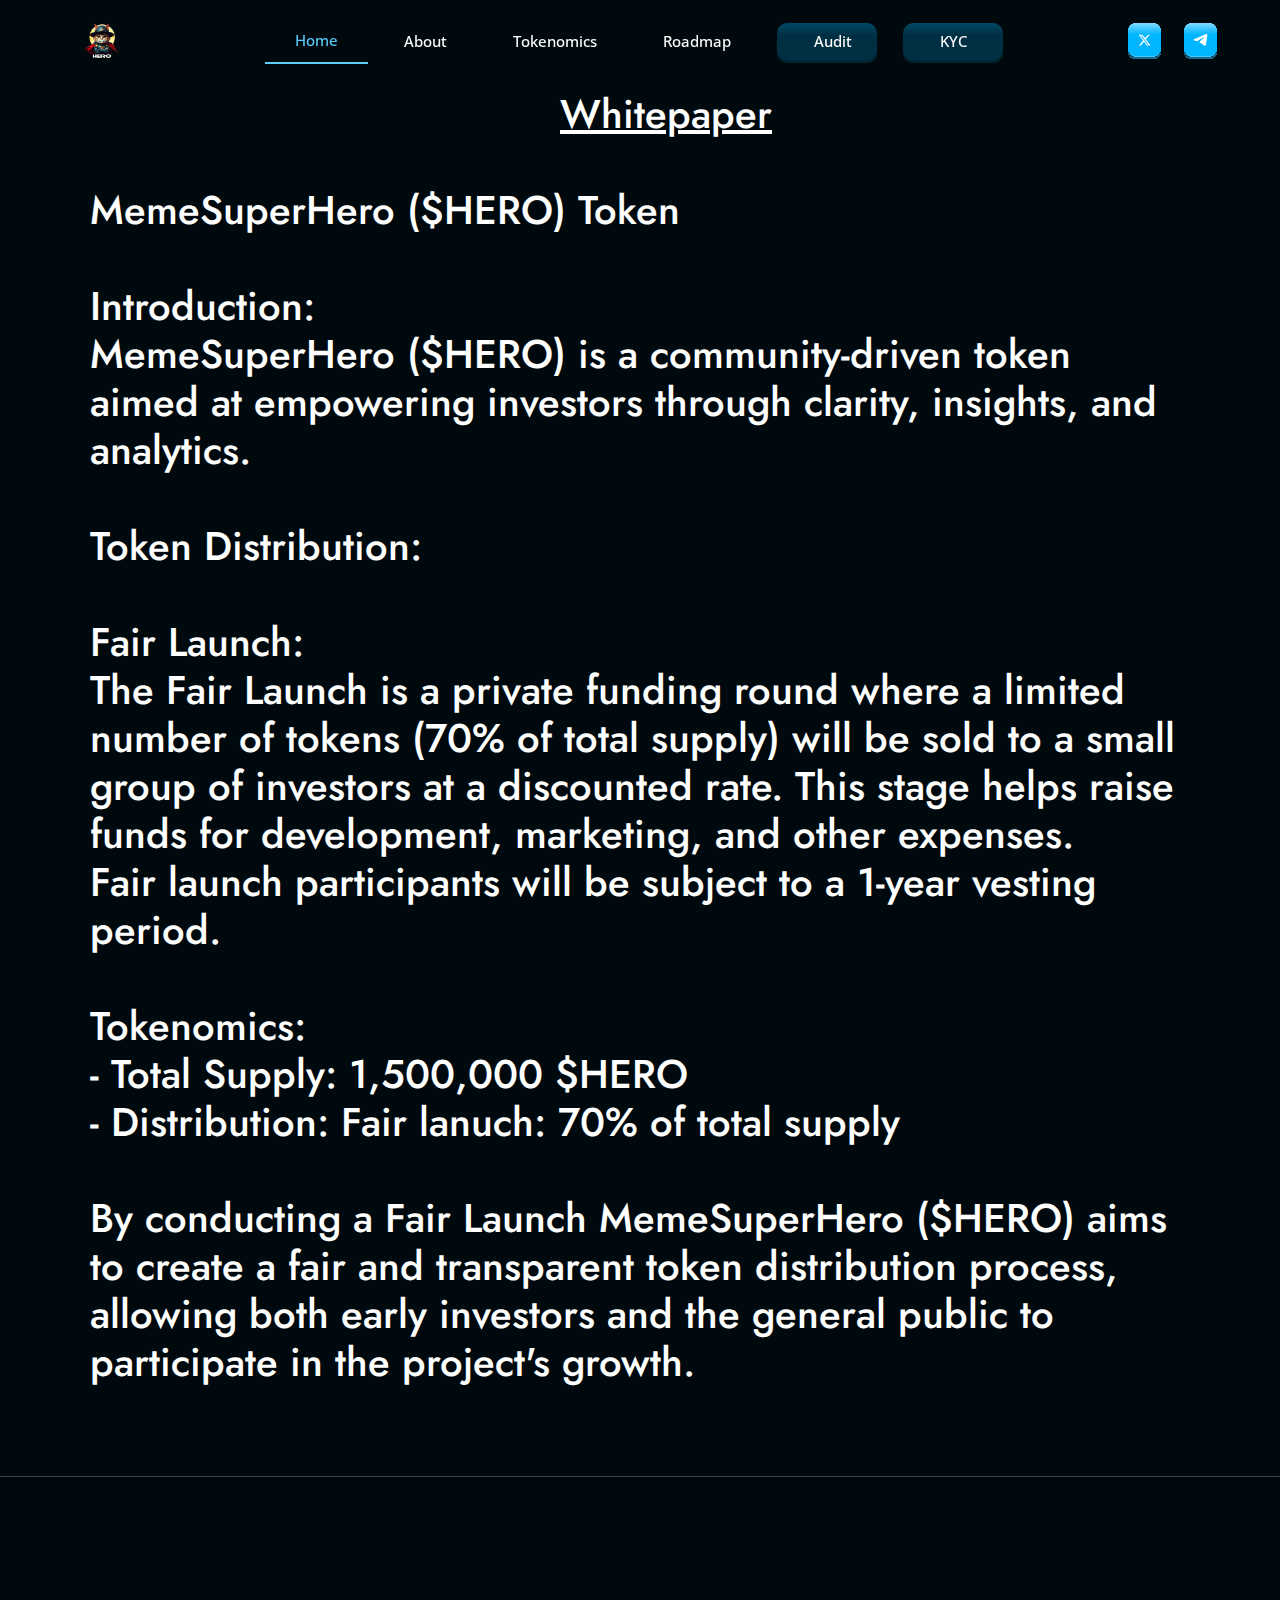
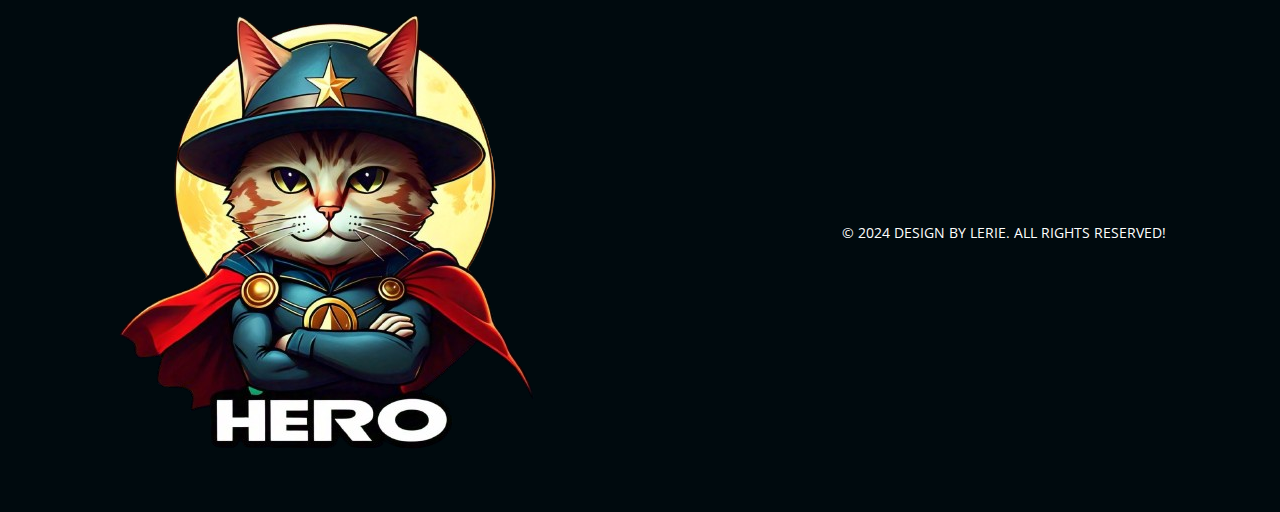
<file: whitepaper.html>
<!-- Free website design template by defilaunch.app

The launchpad on Base, BNB Chain, Solana, Linea and soon zkSync.

Create a token for only $7 on defilaunch.app
Create a fair launch for only $7 on defilaunch.app
Create a airdrop to unlimited wallets for only $7 on defilaunch.app
+ Lock tokens and LP, Use our defiswap.app or defibridge.app.

Get the latest Defi news on definews.app

Official links for defilaunch.app

Website: https://defilaunch.app/
Launchpad: https://launchpad.defilaunch.app/
Swap:  https://defiswap.app/
Bridge: https://defibridge.app/
Github: https://github.com/DefiLaunchApp
Gitbook Docs: https://defilaunchapp.gitbook.io/
Twitter: https://twitter.com/defilaunchapp
Warpcast: https://warpcast.com/defilaunchapp.eth
Telegram: https://t.me/defilaunchapp
Discord: https://discord.com/invite/TsvvJUS58m
News Portal: https://definews.app/
Youtube: https://youtube.com/@defilaunch -->



<!DOCTYPE html>
<html lang="en">



<head>
  <meta charset="utf-8">
  <meta content="width=device-width, initial-scale=1.0" name="viewport">

  <title>MemeSuperHero</title>
  <meta content="" name="description">
  <meta content="" name="keywords">

  <!-- Favicons -->
  <link href="assets/images/favicon.png" rel="icon">
  <link href="assets/images/favicon.png" rel="apple-touch-icon">

  <!-- Google Fonts -->
  <link
    href="https://fonts.googleapis.com/css?family=Open+Sans:300,300i,400,400i,600,600i,700,700i|Jost:300,300i,400,400i,500,500i,600,600i,700,700i|Poppins:300,300i,400,400i,500,500i,600,600i,700,700i"
    rel="stylesheet">


  <link rel="preconnect" href="https://fonts.googleapis.com/">
  <link rel="preconnect" href="https://fonts.gstatic.com/" crossorigin>
  <link href="https://fonts.googleapis.com/css2?family=Orbitron:wght@400;500;600;700;800;900&amp;display=swap"
    rel="stylesheet">

  <!-- Vendor CSS Files -->
  <link href="assets/vendor/aos/aos.css" rel="stylesheet">
  <link href="assets/vendor/bootstrap/css/bootstrap.min.css" rel="stylesheet">
  <link href="assets/vendor/bootstrap-icons/bootstrap-icons.css" rel="stylesheet">
  <link href="assets/vendor/boxicons/css/boxicons.min.css" rel="stylesheet">
  <link href="assets/vendor/remixicon/remixicon.css" rel="stylesheet">
  <link href="assets/vendor/swiper/swiper-bundle.min.css" rel="stylesheet">

  <!-- Template Main CSS File -->
  <link href="assets/css/style.css" rel="stylesheet">

</head>

<body style="background-color:   #000a0e;">

  <!-- ======= Header ======= -->
  <header id="header" class="fixed-top ">
    <div class="container d-flex align-items-center">


      <!-- Uncomment below if you prefer to use an image logo -->
      <a href="index-2.html" class="logo me-auto"><img src="assets/images/favicon.png" alt="" class="img-fluid"></a>

      <nav id="navbar" class="navbar">
        <ul>
          <li><a class="nav-link scrollto active" href="index.html">Home</a></li>
          <li><a class="nav-link scrollto" href="index.html">About</a></li>
          <li><a class="nav-link scrollto" href="index.html">Tokenomics</a></li>
          <li><a class="nav-link   scrollto" href="index.html">Roadmap</a></li>
          <!-- <li><a class="nav-link scrollto" href="#presale">Presale</a></li> -->
          <li class="nav-btn">

            <button class="btn-dark-blue" style="width: 100px;">
              <a href="https://discord.com/channels/1190663950384250910/1230112350548262963" target="_blank"> Audit</a>
            </button>
          </li>

          <li class="nav-btn">
            <button class="btn-dark-blue" style="width: 100px;">
              <a href="https://discord.com/channels/1190663950384250910/1230112350548262963" target="_blank"> KYC</a>
            </button>
            </a>
          </li>

          <li class="icon-social-desktop">
            <div class="filename-1-frame" style="margin-left: 70px;">
              <a href="https://x.com/John37511048417" target="_blank">
                <img class="filename-1-icon2" alt="" src="assets/images/navbar/filename-12.svg" width="35" />
              </a>
            </div>
          </li>
          <li class="icon-social-desktop">
            <div class="filename-1-frame">
              <a href="https://t.me/memesuperhero" target="_blank">
                <img class="filename-1-icon2" alt="" src="assets/images/navbar/telegram2.svg" width="35" />
              </a>
            </div>
          </li>

          <div class="icon-social-mobile">
            <div class="filename-1-frame">
              <a href="https://x.com/John37511048417" target="_blank">
                <img class="filename-1-icon2" alt="" src="assets/images/navbar/filename-12.svg" width="35" />
              </a>
            </div>
            <div class="filename-1-frame">
              <a href="https://t.me/memesuperhero" target="_blank">
                <img class="filename-1-icon2" alt="" src="assets/images/navbar/telegram2.svg" width="35" />
              </a>
            </div>
          </div>
        </ul>
        <i class="bi bi-list mobile-nav-toggle"></i>
      </nav><!-- .navbar -->

    </div>
  </header><!-- End Header -->
  <h1 style="background-color:  c; color: white; margin: 90px;"><span style="margin-left: 470px; text-decoration: underline;">Whitepaper</span><br><br>
        MemeSuperHero ($HERO) Token<br><br>
    Introduction:<br>
    MemeSuperHero ($HERO) is a community-driven token aimed at empowering investors through clarity, insights, and analytics.<br><br>
    Token Distribution:<br><br>
    Fair Launch:<br>
    The Fair Launch is a private funding round where a limited number of tokens (70% of total supply) will be sold to a small group of investors at a discounted rate. This stage helps raise funds for development, marketing, and other expenses. <br>Fair launch participants will be subject to a 1-year vesting period.<br><br>
    Tokenomics:<br>
    - Total Supply: 1,500,000 $HERO<br>
    - Distribution: Fair lanuch: 70% of total supply<br><br>
    By conducting a Fair Launch MemeSuperHero ($HERO) aims to create a fair and transparent token distribution process, allowing both early investors and the general public to participate in the project's growth.
  </h1>
<hr style="height: 60px; color: white;">

  </main><!-- End #main -->

  <!-- ======= Footer ======= -->
  <footer id="footer">
    <div class="container footer-bottom clearfix">
      <div class="row content">
        <div class="col-lg-8">
          <a href="index.html" style="width: 150px;"><img src="assets/images/favicon.png" /></a>
        </div>
        <div class="col-lg-4 align-self-center">

          <div class=" text-uppercase">
            &copy; 2024 <span>design by Lerie</span>. All Rights Reserved!
          </div>
        </div>

      </div>
  </footer><!-- End Footer -->

  <div id=" preloader"></div>
  <a href="#" class="back-to-top d-flex align-items-center justify-content-center"><i
      class="bi bi-arrow-up-short"></i></a>

  <!-- Vendor JS Files -->
  <script src="assets/vendor/aos/aos.js"></script>
  <script src="assets/vendor/bootstrap/js/bootstrap.bundle.min.js"></script>
  <script src="assets/vendor/glightbox/js/glightbox.min.js"></script>
  <script src="assets/vendor/isotope-layout/isotope.pkgd.min.js"></script>
  <script src="assets/vendor/swiper/swiper-bundle.min.js"></script>
  <script src="assets/vendor/waypoints/noframework.waypoints.js"></script>
  <script src="assets/vendor/php-email-form/validate.js"></script>

  <!-- Template Main JS File -->
  <script src="assets/js/main.js"></script>

</body>



</html>

<!-- Free website design template by defilaunch.app

The launchpad on Base, BNB Chain, Solana, Linea and soon zkSync.

Create a token for only $7 on defilaunch.app
Create a fair launch for only $7 on defilaunch.app
Create a airdrop to unlimited wallets for only $7 on defilaunch.app
+ Lock tokens and LP, Use our defiswap.app or defibridge.app.

Get the latest Defi news on definews.app

Official links for defilaunch.app

Website: https://defilaunch.app/
Launchpad: https://launchpad.defilaunch.app/
Swap:  https://defiswap.app/
Bridge: https://defibridge.app/
Github: https://github.com/DefiLaunchApp
Gitbook Docs: https://defilaunchapp.gitbook.io/
Twitter: https://twitter.com/defilaunchapp
Warpcast: https://warpcast.com/defilaunchapp.eth
Telegram: https://t.me/defilaunchapp
Discord: https://discord.com/invite/TsvvJUS58m
News Portal: https://definews.app/
Youtube: https://youtube.com/@defilaunch -->
</file>
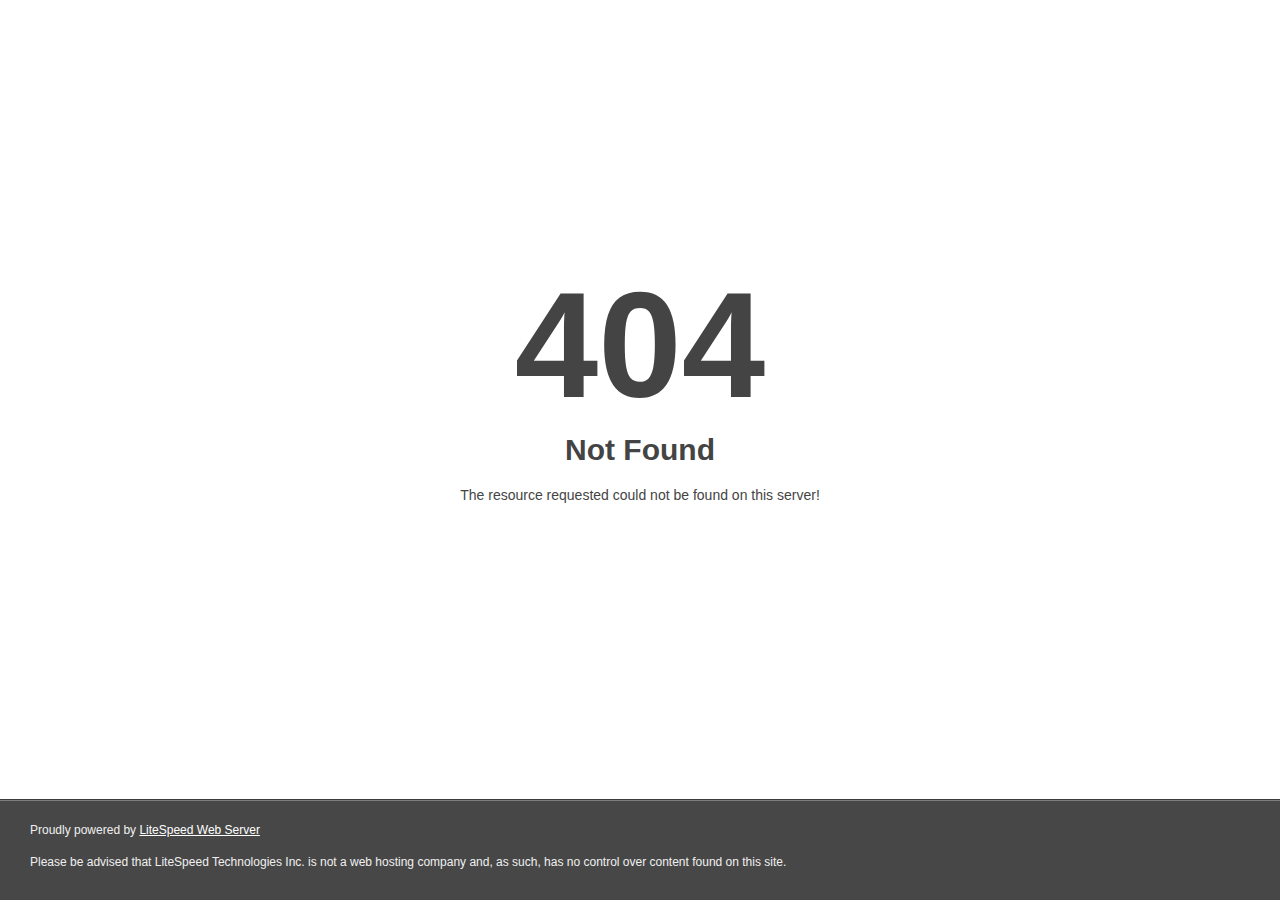
<file: assets/img/cta-bg.html>
<!DOCTYPE html>
<html style="height:100%">
<head>
<meta name="viewport" content="width=device-width, initial-scale=1, shrink-to-fit=no" />
<title> 404 Not Found
</title></head>
<body style="color: #444; margin:0;font: normal 14px/20px Arial, Helvetica, sans-serif; height:100%; background-color: #fff;">
<div style="height:auto; min-height:100%; ">     <div style="text-align: center; width:800px; margin-left: -400px; position:absolute; top: 30%; left:50%;">
        <h1 style="margin:0; font-size:150px; line-height:150px; font-weight:bold;">404</h1>
<h2 style="margin-top:20px;font-size: 30px;">Not Found
</h2>
<p>The resource requested could not be found on this server!</p>
</div></div><div style="color:#f0f0f0; font-size:12px;margin:auto;padding:0px 30px 0px 30px;position:relative;clear:both;height:100px;margin-top:-101px;background-color:#474747;border-top: 1px solid rgba(0,0,0,0.15);box-shadow: 0 1px 0 rgba(255, 255, 255, 0.3) inset;">
<br>Proudly powered by  <a style="color:#fff;" href="http://www.litespeedtech.com/error-page">LiteSpeed Web Server</a><p>Please be advised that LiteSpeed Technologies Inc. is not a web hosting company and, as such, has no control over content found on this site.</p></div></body></html>
</file>
<file: assets/css/style.css>
/**
* Template Name: Arsha
* Updated: Sep 18 2023 with Bootstrap v5.3.2
* Template URL: https://bootstrapmade.com/arsha-free-bootstrap-html-template-corporate/
* Author: BootstrapMade.com
* License: https://bootstrapmade.com/license/
*/


:root {
  /* Colors */
  --color-limegreen-100: #32ce06;
  --color-skyblue-100: #5DCCFA;
  --color-darkblue-100: #001a25f7;
  --color-gray-100: #22212d;
  --color-gray-300: #a8a7a7;

  /* Paddings */
  --padding-base: 16px;
  --padding-xl: 20px;
  --padding-5xs: 8px;
  --padding-7xl: 26px;
  --padding-3xs: 10px;


  /* font sizes */
  --font-size-lg: 18px;
  --font-size-sm: 14px;
}

.dropdown {
  display: inline-block;
  position: relative;

}
.dropdown-content {
  display: none;
  position: absolute;
  width: 100%;
  overflow: auto;
  box-shadow: 0px 10px 10px 0px rgba(0,0,0,1.5);
}
.dropdown:hover .dropdown-content {
  display: block;

}
.dropdown-content a {
  display: block;
  color: #000000;
  text-decoration: none;
}
.dropdown-content a:hover {
  color: #FFFFFF;
  background-color: #042328;

}

/*--------------------------------------------------------------
# General
--------------------------------------------------------------*/
body {
  font-family: "Input Mono", "Open Sans", sans-serif;
  /* color: #9CB8A5 */
}

a {
  color: var(--color-darkblue-100);
  text-decoration: none;
}

a:hover {
   color: var(--color-skyblue-100);
  text-decoration: none;
}

h1,
h2,
h3,
h4,
h5,
h6 {
  font-family: "Jost", sans-serif;
}

p {
  color: #9CB8A5;
  line-height: 21.6px;
}

/*--------------------------------------------------------------
# Preloader
--------------------------------------------------------------*/
#preloader {
  position: fixed;
  top: 0;
  left: 0;
  right: 0;
  bottom: 0;
  z-index: 9999;
  overflow: hidden;
  background: #32ce063d;
}

#preloader:before {
  content: "";
  position: fixed;
  top: calc(50% - 30px);
  left: calc(50% - 30px);
  border: 6px solid #32ce063d;
  border-top-color: #fff;
  border-bottom-color: #fff;
  border-radius: 50%;
  width: 60px;
  height: 60px;
  animation: animate-preloader 1s linear infinite;
}

@keyframes animate-preloader {
  0% {
    transform: rotate(0deg);
  }

  100% {
    transform: rotate(360deg);
  }
}

/*--------------------------------------------------------------
# Back to top button
--------------------------------------------------------------*/
.back-to-top {
  position: fixed;
  visibility: hidden;
  opacity: 0;
  right: 15px;
  bottom: 15px;
  z-index: 996;
  background: var(--color-skyblue-100);
  width: 40px;
  height: 40px;
  border-radius: 50px;
  transition: all 0.4s;
}

.back-to-top i {
  font-size: 24px;
  color: #fff;
  line-height: 0;
}

.back-to-top:hover {
  background: #6bc1e9;
  color: #fff;
}

.back-to-top.active {
  visibility: visible;
  opacity: 1;
}

/*--------------------------------------------------------------
# Header
--------------------------------------------------------------*/
#header {
  transition: all 0.5s;
  z-index: 997;
  padding: 15px 0;
}

#header.header-scrolled,
#header.header-inner-pages {
  background: #001720cf
}

#header .logo {
  font-size: 30px;
  margin: 0;
  padding: 0;
  line-height: 1;
  font-weight: 500;
  letter-spacing: 2px;
  text-transform: uppercase;
}

#header .logo a {
  color: #fff;
}

#header .logo img {
  max-height: 40px;
}


/*--------------------------------------------------------------
# Navigation Menu
--------------------------------------------------------------*/
/**
* Desktop Navigation 
*/
.navbar {
  padding: 0;
}

.navbar ul {
  margin: 0;
  padding: 0;
  display: flex;
  list-style: none;
  align-items: center;
}

.navbar li {
  position: relative;
  margin: 0px 3px;
}

.navbar a,
.navbar a:focus {
  display: flex;
  align-items: center;
  justify-content: space-between;
  padding: 0px 30px;
  font-size: 15px;
  font-weight: 500;
  color: #fff;
  white-space: nowrap;
  transition: 0.3s;
}

.navbar a i,
.navbar a:focus i {
  font-size: 12px;
  line-height: 0;
  margin-left: 5px;
}

.navbar a:hover,
.navbar .active,
.navbar .active:focus,
.navbar li:hover>a {
  /* background: linear-gradient(182deg, #0dcaf000, #0dcaf014); */
  border-bottom: 2px solid var(--color-skyblue-100);
  align-items: center;
  padding: 10px 30px;
  color: var(--color-skyblue-100);
}

.btn-dark-blue a:hover{
 border: none;
 padding: 0px 30px;
}

.icon-social-desktop .filename-1-frame{
  width: 50px;
}

.icon-social-desktop .filename-1-frame a:hover{
  border: none;
 padding: 0px 30px;
}

.icon-social-mobile .filename-1-frame a:hover{
  border: none;
}


.navbar .getstarted,
.navbar .getstarted:focus {
  padding: 8px 20px;
  margin-left: 30px;
  border-radius: 50px;
  color: #fff;
  font-size: 14px;
  border: 2px solid #47b2e4;
  font-weight: 600;
}

.navbar .getstarted:hover,
.navbar .getstarted:focus:hover {
  color: #fff;
  background: #31a9e1;
}

.navbar .dropdown ul {
  display: block;
  position: absolute;
  left: 14px;
  top: calc(100% + 30px);
  margin: 0;
  padding: 10px 0;
  z-index: 99;
  opacity: 0;
  visibility: hidden;
  background: #fff;
  box-shadow: 0px 0px 30px rgba(127, 137, 161, 0.25);
  transition: 0.3s;
  border-radius: 4px;
}

.navbar .dropdown ul li {
  min-width: 200px;
}

.navbar .dropdown ul a {
  padding: 10px 20px;
  font-size: 14px;
  text-transform: none;
  font-weight: 500;
  color: #0c3c53;
}

.navbar .dropdown ul a i {
  font-size: 12px;
}

.navbar .dropdown ul a:hover,
.navbar .dropdown ul .active:hover,
.navbar .dropdown ul li:hover>a {
  color: #47b2e4;
}

.navbar .dropdown:hover>ul {
  opacity: 1;
  top: 100%;
  visibility: visible;
}

.navbar .dropdown .dropdown ul {
  top: 0;
  left: calc(100% - 30px);
  visibility: hidden;
}

.navbar .dropdown .dropdown:hover>ul {
  opacity: 1;
  top: 0;
  left: 100%;
  visibility: visible;
}

.header-join-btn-green {
  border: none;
  background-color: var(--color-skyblue-100);
  box-shadow: 3px 3px 0#197300;
  align-items: center;
  padding: var(--padding-base) var(--padding-xl);
  font-size: var(--font-size-sm);
  color: var(--color-gray-100);
}

.header-join-btn-mobile {
  display: none;
}


.text-align-last-center {
  text-align-last: center;
}

.join-community {
  display: flex;
  justify-content: space-between;
}

.pepes-text {
  color: var(--color-skyblue-100);
}


.font-family-orbitron-normal {
 font-family: 'Orbitron', sans-serif;;
}


.btn-dark-blue{
    border: none;
    background: linear-gradient(180deg, rgba(1, 113, 158, 0.50) 0%, rgba(0, 91, 128, 0.26) 34.22%), #00202D;
    color: white;
    padding: 7px;
    border-radius: 10px;
    box-shadow: 0px 3px 1px 0px #002635;
    margin: 0px 10px;
    text-decoration: none;
}


.btn-sky-blue{
    border: none;
    background: linear-gradient(180deg, rgba(255, 255, 255, 0.50) 0%, rgba(255, 255, 255, 0.00) 34.22%), #2eb885;
    box-shadow: 0px 3px 1px 0px #146A8D;
    color: white;
    padding: 7px;
    border-radius: 10px;
    box-shadow: 0px 3px 1px 0px #002635;
    margin: 0px 10px;
    text-decoration: none;
}




.filename-1-frame {
  padding: var(--padding-5xs);
}


.for-mobile-frog-img {
  display: none;
}

@media (max-width: 1366px) {
  .navbar .dropdown .dropdown ul {
    left: -90%;
  }

  .navbar .dropdown .dropdown:hover>ul {
    left: -100%;
  }
}

/**
* Mobile Navigation 
*/
.mobile-nav-toggle {
  color: #fff;
  font-size: 28px;
  cursor: pointer;
  display: none;
  line-height: 0;
  transition: 0.5s;
}

.mobile-nav-toggle.bi-x {
  color: #fff;
}

@media (max-width: 991px) {
  .mobile-nav-toggle {
    display: block;
  }

  .navbar ul {
    display: none;
  }
}

.navbar-mobile {
  position: fixed;
  overflow: hidden;
  top: 0;
  right: 0;
  left: 0;
  bottom: 0;
  background: #00304280;
  transition: 0.3s;
  z-index: 999;
}

.navbar-mobile .mobile-nav-toggle {
  position: absolute;
  top: 15px;
  right: 15px;
}

.navbar-mobile ul {
  display: block;
  position: absolute;
  top: 55px;
  right: 15px;
  bottom: 15px;
  left: 15px;
  padding: 10px 0;
  border-radius: 10px;
  background-color: #020a00;
  overflow-y: auto;
  transition: 0.3s;
}

.navbar-mobile a,
.navbar-mobile a:focus {
  padding: 10px 20px;
  font-size: 15px;
  color: white;
}

.navbar-mobile a:hover,
.navbar-mobile .active,
.navbar-mobile li:hover>a {
  color: var(--color-skyblue-100);
}

.navbar-mobile .getstarted,
.navbar-mobile .getstarted:focus {
  margin: 15px;
  /* color: #32ce063d; */
}

.navbar-mobile .dropdown ul {
  position: static;
  display: none;
  margin: 10px 20px;
  padding: 10px 0;
  z-index: 99;
  opacity: 1;
  visibility: visible;
  background: #fff;
  box-shadow: 0px 0px 30px rgba(127, 137, 161, 0.25);
}

.navbar-mobile .dropdown ul li {
  min-width: 200px;
}

.navbar-mobile .dropdown ul a {
  padding: 10px 20px;
}

.navbar-mobile .dropdown ul a i {
  font-size: 12px;
}

.navbar-mobile .dropdown ul a:hover,
.navbar-mobile .dropdown ul .active:hover,
.navbar-mobile .dropdown ul li:hover>a {
  color: #47b2e4;
}

.navbar-mobile .dropdown>.dropdown-active {
  display: block;
  visibility: visible !important;
}

/*--------------------------------------------------------------
# Hero Section
--------------------------------------------------------------*/
#hero {
  width: 100%;
  height: 100vh;
  background: #000a0e;
  background-image: url("../images/Group2.svg");
  background-repeat: no-repeat;
  background-size: cover;
}

#hero .container {
  padding-top: 72px;
}

#hero h1 {
  margin: 0 0 10px 0;
  font-size: 50px;
  font-weight: 700;
  line-height: 56px;
  color: #fff;
}


#hero h2 {
  color: rgba(255, 255, 255, 0.6);
  margin-bottom: 50px;
  font-size: 24px;
}


#hero h5 {
  color: var(--color-gray-300);
}



#hero .btn-get-started {
  font-family: "Jost", sans-serif;
  font-weight: 500;
  font-size: 16px;
  letter-spacing: 1px;
  display: inline-block;
  padding: 10px 28px 11px 28px;
  border-radius: 50px;
  transition: 0.5s;
  margin: 10px 0 0 0;
  color: #fff;
  background: #47b2e4;
}

#hero .btn-get-started:hover {
  background: #209dd8;
}

#hero .btn-watch-video {
  font-size: 16px;
  display: flex;
  align-items: center;
  transition: 0.5s;
  margin: 10px 0 0 25px;
  color: #fff;
  line-height: 1;
}

#hero .btn-watch-video i {
  line-height: 0;
  color: #fff;
  font-size: 32px;
  transition: 0.3s;
  margin-right: 8px;
}

#hero .btn-watch-video:hover i {
  color: #47b2e4;
}

#hero .animated {
  animation: up-down 2s ease-in-out infinite alternate-reverse both;
}

.hero-img {
  position: relative;
  left: 6%;
}

.icon-social-mobile {
  display: none;
}


@media (max-width: 991px) {
  #hero {
    /* height: 100vh; */
    text-align: center;
  }

  #hero .animated {
    animation: none;
  }

  #hero .hero-img {
    text-align: center;
  }

  #hero .hero-img img {
    width: 50%;
  }
}

@media (max-width: 768px) {
  #hero h1 {
    font-size: 28px;
    line-height: 36px;
  }

  #hero h2 {
    font-size: 18px;
    line-height: 24px;
    margin-bottom: 30px;
  }

  #hero .hero-img img {
    width: 70%;
  }

  .for-desktok-frog-img {
    display: none;
  }

  .for-mobile-frog-img {
    display: block;
  }

  .join-community {
    display: block;
  }

  .x-mobile {
    width: 125px;
    margin-top: 15px;
  }

  .telegram-mobile {
    width: 125px;
    margin-top: 15px;
  }

  .header-join-btn-mobile {
    display: block !important;
    border: none;
    background-color: var(--color-skyblue-100);
    box-shadow: 3px 3px 0#197300;
    align-items: center;
    padding: var(--padding-base) var(--padding-xl);
    font-size: var(--font-size-sm);
    color: var(--color-gray-100);
  }

  .header-join-btn-green {
    display: none;
  }

  .icon-social-desktop {
    display: none;
  }

  .icon-social-mobile {
    display: flex;
    position: absolute;
    bottom: 20px;
    left: 25%;
  }
  #hero .container {
    padding-top: unset;
}
}

@media (max-width: 575px) {
  #hero .hero-img img {
    width: 80%;
  }

  #hero .btn-get-started {
    font-size: 16px;
    padding: 10px 24px 11px 24px;
  }
}

@keyframes up-down {
  0% {
    transform: translateY(10px);
  }

  100% {
    transform: translateY(-10px);
  }
}

/*--------------------------------------------------------------
# Sections General
--------------------------------------------------------------*/
section {
  padding: 60px 0;
  overflow: hidden;
}



.section-bg {
  background-color: #f3f5fa;
}

.section-title {
  text-align: left;
}

.section-title h2 {
  font-size: 50px;
  font-weight: bold;
  position: relative;
  color: #021E0A;
}

.section-sub-title{
  color: var(--color-gray-300);
}

/* .section-title h2::before {
  content: "";
  position: absolute;
  display: block;
  width: 120px;
  height: 1px;
  background: #ddd;
  bottom: 1px;
  left: calc(50% - 60px);
}

.section-title h2::after {
  content: "";
  position: absolute;
  display: block;
  width: 40px;
  height: 3px;
  background: #47b2e4;
  bottom: 0;
  left: calc(50% - 20px);
} */

.section-title p {
  margin-bottom: 0;
}

/*--------------------------------------------------------------
# Clients
--------------------------------------------------------------*/
.clients {
  padding: 12px 0;
  text-align: center;
}

.clients img {
  max-width: 45%;
  transition: all 0.4s ease-in-out;
  display: inline-block;
  padding: 15px 0;
  filter: grayscale(100);
}

.clients img:hover {
  filter: none;
  transform: scale(1.1);
}

@media (max-width: 768px) {
  .clients img {
    max-width: 40%;
  }

  .nav-btn .btn-dark-blue{
    margin-bottom: 15px;
    padding: 0px;
  }
}

/*--------------------------------------------------------------
# About Us
--------------------------------------------------------------*/
#about {
  background: #000a0e;
    padding-top: 0px;
    padding-bottom: 0px;
}

#about h2 {
  color: #ffffff;
}



#about h2 span {
  color: #32CE06;
}

.about .content h3 {
  font-weight: 600;
  font-size: 26px;
}

.about .content ul {
  list-style: none;
}

.about .content ul li {
  padding-left: 28px;
  position: relative;
}

.about .content ul li+li {
  margin-top: 10px;
}

.about .content ul i {
  position: absolute;
  left: 0;
  top: 2px;
  font-size: 20px;
  color: #47b2e4;
  line-height: 1;
}

.about .content p:last-child {
  margin-bottom: 0;
}

.about .content .btn-learn-more {
  font-family: "Poppins", sans-serif;
  font-weight: 500;
  font-size: 14px;
  letter-spacing: 1px;
  display: inline-block;
  padding: 12px 32px;
  border-radius: 4px;
  transition: 0.3s;
  line-height: 1;
  color: #47b2e4;
  animation-delay: 0.8s;
  margin-top: 6px;
  border: 2px solid #47b2e4;
}

.about .content .btn-learn-more:hover {
  background: #47b2e4;
  color: #fff;
  text-decoration: none;
}





/*--------------------------------------------------------------
# tokenomics
--------------------------------------------------------------*/

#tokenomics{
  background: linear-gradient(93deg, #5dccfa -290%, #000a0e 30%);
}


#tokenomics .section-title{
  text-align: center;
}


.table-custom-body .row{
  color: white !important;
  margin: 0px;
  padding: 10px 15px;
}

.table-custom-body .row:nth-child(odd) {
  background-color:#002A3C;
}

.table-custom-body .row:nth-child(even) {
  background-color: #00202D;
}



/*--------------------------------------------------------------
# Roadmap
--------------------------------------------------------------*/
#roadmap{
  background: linear-gradient(93deg, #5dccfa -290%, #000a0e 30%);
}


#roadmap .card{
background-color:#031B25;
border-radius: 10px;
margin-bottom: 20px;
}

#roadmap .card-body{
height: 221px;
}

#roadmap .card .card-title{
color: white;
margin-bottom: 10px;
}



/*--------------------------------------------------------------
# Presale
--------------------------------------------------------------*/
#presale{
  background: linear-gradient(274deg, #5dccfa -290%, #000a0e 30%);
}


.disclaimer-bottom h3{
  color: white;
}


.disclaimer-bottom p{
  color: white;
  margin-top: 20px;
  font-size: 5px;
}


/*--------------------------------------------------------------
# Why Us
--------------------------------------------------------------*/
.why-us .content {
  padding: 60px 100px 0 100px;
}

.why-us .content h3 {
  font-weight: 400;
  font-size: 34px;
  color: #32ce063d;
}

.why-us .content h4 {
  font-size: 20px;
  font-weight: 700;
  margin-top: 5px;
}

.why-us .content p {
  font-size: 15px;
  color: #848484;
}

.why-us .img {
  background-size: contain;
  background-repeat: no-repeat;
  background-position: center center;
}

.why-us .accordion-list {
  padding: 0 100px 60px 100px;
}

.why-us .accordion-list ul {
  padding: 0;
  list-style: none;
}

.why-us .accordion-list li+li {
  margin-top: 15px;
}

.why-us .accordion-list li {
  padding: 20px;
  background: #fff;
  border-radius: 4px;
}

.why-us .accordion-list a {
  display: block;
  position: relative;
  font-family: "Poppins", sans-serif;
  font-size: 16px;
  line-height: 24px;
  font-weight: 500;
  padding-right: 30px;
  outline: none;
  cursor: pointer;
}

.why-us .accordion-list span {
  color: #47b2e4;
  font-weight: 600;
  font-size: 18px;
  padding-right: 10px;
}

.why-us .accordion-list i {
  font-size: 24px;
  position: absolute;
  right: 0;
  top: 0;
}

.why-us .accordion-list p {
  margin-bottom: 0;
  padding: 10px 0 0 0;
}

.why-us .accordion-list .icon-show {
  display: none;
}

.why-us .accordion-list a.collapsed {
  color: #343a40;
}

.why-us .accordion-list a.collapsed:hover {
  color: #47b2e4;
}

.why-us .accordion-list a.collapsed .icon-show {
  display: inline-block;
}

.why-us .accordion-list a.collapsed .icon-close {
  display: none;
}

@media (max-width: 1024px) {

  .why-us .content,
  .why-us .accordion-list {
    padding-left: 0;
    padding-right: 0;
  }
}

@media (max-width: 992px) {
  .why-us .img {
    min-height: 400px;
  }

  .why-us .content {
    padding-top: 30px;
  }

  .why-us .accordion-list {
    padding-bottom: 30px;
  }
}

@media (max-width: 575px) {
  .why-us .img {
    min-height: 200px;
  }
}

/*--------------------------------------------------------------
# Skills
--------------------------------------------------------------*/
.skills .content h3 {
  font-weight: 700;
  font-size: 32px;
  color: #37517e;
  font-family: "Poppins", sans-serif;
}

.skills .content ul {
  list-style: none;
  padding: 0;
}

.skills .content ul li {
  padding-bottom: 10px;
}

.skills .content ul i {
  font-size: 20px;
  padding-right: 4px;
  color: #47b2e4;
}

.skills .content p:last-child {
  margin-bottom: 0;
}

.skills .progress {
  height: 60px;
  display: block;
  background: none;
  border-radius: 0;
}

.skills .progress .skill {
  padding: 0;
  margin: 0 0 6px 0;
  text-transform: uppercase;
  display: block;
  font-weight: 600;
  font-family: "Poppins", sans-serif;
  color: #37517e;
}

.skills .progress .skill .val {
  float: right;
  font-style: normal;
}

.skills .progress-bar-wrap {
  background: #e8edf5;
  height: 10px;
}

.skills .progress-bar {
  width: 1px;
  height: 10px;
  transition: 0.9s;
  background-color: #4668a2;
}

/*--------------------------------------------------------------
# Services
--------------------------------------------------------------*/
.services .icon-box {
  box-shadow: 0px 0 25px 0 rgba(0, 0, 0, 0.1);
  padding: 50px 30px;
  transition: all ease-in-out 0.4s;
  background: #fff;
}

.services .icon-box .icon {
  margin-bottom: 10px;
}

.services .icon-box .icon i {
  color: #47b2e4;
  font-size: 36px;
  transition: 0.3s;
}

.services .icon-box h4 {
  font-weight: 500;
  margin-bottom: 15px;
  font-size: 24px;
}

.services .icon-box h4 a {
  color: #37517e;
  transition: ease-in-out 0.3s;
}

.services .icon-box p {
  line-height: 24px;
  font-size: 14px;
  margin-bottom: 0;
}

.services .icon-box:hover {
  transform: translateY(-10px);
}

.services .icon-box:hover h4 a {
  color: #47b2e4;
}

/*--------------------------------------------------------------
# Cta
--------------------------------------------------------------*/
.cta {
  background: linear-gradient(rgba(40, 58, 90, 0.9), rgba(40, 58, 90, 0.9)), url("../img/cta-bg.html") fixed center center;
  background-size: cover;
  padding: 120px 0;
}

.cta h3 {
  color: #fff;
  font-size: 28px;
  font-weight: 700;
}

.cta p {
  color: #fff;
}

.cta .cta-btn {
  font-family: "Jost", sans-serif;
  font-weight: 500;
  font-size: 16px;
  letter-spacing: 1px;
  display: inline-block;
  padding: 12px 40px;
  border-radius: 50px;
  transition: 0.5s;
  margin: 10px;
  border: 2px solid #fff;
  color: #fff;
}

.cta .cta-btn:hover {
  background: #47b2e4;
  border: 2px solid #47b2e4;
}

@media (max-width: 1024px) {
  .cta {
    background-attachment: scroll;
  }
}

@media (min-width: 769px) {
  .cta .cta-btn-container {
    display: flex;
    align-items: center;
    justify-content: flex-end;
  }
}

/*--------------------------------------------------------------
# Portfolio
--------------------------------------------------------------*/
.portfolio #portfolio-flters {
  list-style: none;
  margin-bottom: 20px;
}

.portfolio #portfolio-flters li {
  cursor: pointer;
  display: inline-block;
  margin: 10px 5px;
  font-size: 15px;
  font-weight: 500;
  line-height: 1;
  color: #444444;
  transition: all 0.3s;
  padding: 8px 20px;
  border-radius: 50px;
  font-family: "Poppins", sans-serif;
}

.portfolio #portfolio-flters li:hover,
.portfolio #portfolio-flters li.filter-active {
  background: #47b2e4;
  color: #fff;
}

.portfolio .portfolio-item {
  margin-bottom: 30px;
}

.portfolio .portfolio-item .portfolio-img {
  overflow: hidden;
}

.portfolio .portfolio-item .portfolio-img img {
  transition: all 0.6s;
}

.portfolio .portfolio-item .portfolio-info {
  opacity: 0;
  position: absolute;
  left: 15px;
  bottom: 0;
  z-index: 3;
  right: 15px;
  transition: all 0.3s;
  background: rgba(55, 81, 126, 0.8);
  padding: 10px 15px;
}

.portfolio .portfolio-item .portfolio-info h4 {
  font-size: 18px;
  color: #fff;
  font-weight: 600;
  color: #fff;
  margin-bottom: 0px;
}

.portfolio .portfolio-item .portfolio-info p {
  color: #f9fcfe;
  font-size: 14px;
  margin-bottom: 0;
}

.portfolio .portfolio-item .portfolio-info .preview-link,
.portfolio .portfolio-item .portfolio-info .details-link {
  position: absolute;
  right: 40px;
  font-size: 24px;
  top: calc(50% - 18px);
  color: #fff;
  transition: 0.3s;
}

.portfolio .portfolio-item .portfolio-info .preview-link:hover,
.portfolio .portfolio-item .portfolio-info .details-link:hover {
  color: #47b2e4;
}

.portfolio .portfolio-item .portfolio-info .details-link {
  right: 10px;
}

.portfolio .portfolio-item:hover .portfolio-img img {
  transform: scale(1.15);
}

.portfolio .portfolio-item:hover .portfolio-info {
  opacity: 1;
}

/*--------------------------------------------------------------
# Portfolio Details
--------------------------------------------------------------*/
.portfolio-details {
  padding-top: 40px;
}

.portfolio-details .portfolio-details-slider img {
  width: 100%;
}

.portfolio-details .portfolio-details-slider .swiper-pagination {
  margin-top: 20px;
  position: relative;
}

.portfolio-details .portfolio-details-slider .swiper-pagination .swiper-pagination-bullet {
  width: 12px;
  height: 12px;
  background-color: #fff;
  opacity: 1;
  border: 1px solid #47b2e4;
}

.portfolio-details .portfolio-details-slider .swiper-pagination .swiper-pagination-bullet-active {
  background-color: #47b2e4;
}

.portfolio-details .portfolio-info {
  padding: 30px;
  box-shadow: 0px 0 30px rgba(55, 81, 126, 0.08);
}

.portfolio-details .portfolio-info h3 {
  font-size: 22px;
  font-weight: 700;
  margin-bottom: 20px;
  padding-bottom: 20px;
  border-bottom: 1px solid #eee;
}

.portfolio-details .portfolio-info ul {
  list-style: none;
  padding: 0;
  font-size: 15px;
}

.portfolio-details .portfolio-info ul li+li {
  margin-top: 10px;
}

.portfolio-details .portfolio-description {
  padding-top: 30px;
}

.portfolio-details .portfolio-description h2 {
  font-size: 26px;
  font-weight: 700;
  margin-bottom: 20px;
}

.portfolio-details .portfolio-description p {
  padding: 0;
}

/*--------------------------------------------------------------
# Team
--------------------------------------------------------------*/
.team .member {
  position: relative;
  box-shadow: 0px 2px 15px rgba(0, 0, 0, 0.1);
  padding: 30px;
  border-radius: 5px;
  background: #fff;
  transition: 0.5s;
  height: 100%;
}

.team .member .pic {
  overflow: hidden;
  width: 180px;
  border-radius: 50%;
}

.team .member .pic img {
  transition: ease-in-out 0.3s;
}

.team .member:hover {
  transform: translateY(-10px);
}

.team .member .member-info {
  padding-left: 30px;
}

.team .member h4 {
  font-weight: 700;
  margin-bottom: 5px;
  font-size: 20px;
  color: #37517e;
}

.team .member span {
  display: block;
  font-size: 15px;
  padding-bottom: 10px;
  position: relative;
  font-weight: 500;
}

.team .member span::after {
  content: "";
  position: absolute;
  display: block;
  width: 50px;
  height: 1px;
  background: #cbd6e9;
  bottom: 0;
  left: 0;
}

.team .member p {
  margin: 10px 0 0 0;
  font-size: 14px;
}

.team .member .social {
  margin-top: 12px;
  display: flex;
  align-items: center;
  justify-content: flex-start;
}

.team .member .social a {
  transition: ease-in-out 0.3s;
  display: flex;
  align-items: center;
  justify-content: center;
  border-radius: 50px;
  width: 32px;
  height: 32px;
  background: #eff2f8;
}

.team .member .social a i {
  color: #37517e;
  font-size: 16px;
  margin: 0 2px;
}

.team .member .social a:hover {
  background: #47b2e4;
}

.team .member .social a:hover i {
  color: #fff;
}

.team .member .social a+a {
  margin-left: 8px;
}

/*--------------------------------------------------------------
# Pricing
--------------------------------------------------------------*/
.pricing .row {
  padding-top: 40px;
}

.pricing .box {
  padding: 60px 40px;
  box-shadow: 0 3px 20px -2px rgba(20, 45, 100, 0.1);
  background: #fff;
  height: 100%;
  border-top: 4px solid #fff;
  border-radius: 5px;
}

.pricing h3 {
  font-weight: 500;
  margin-bottom: 15px;
  font-size: 20px;
  color: #37517e;
}

.pricing h4 {
  font-size: 48px;
  color: #37517e;
  font-weight: 400;
  font-family: "Jost", sans-serif;
  margin-bottom: 25px;
}

.pricing h4 sup {
  font-size: 28px;
}

.pricing h4 span {
  color: #47b2e4;
  font-size: 18px;
  display: block;
}

.pricing ul {
  padding: 20px 0;
  list-style: none;
  color: #999;
  text-align: left;
  line-height: 20px;
}

.pricing ul li {
  padding: 10px 0 10px 30px;
  position: relative;
}

.pricing ul i {
  color: #28a745;
  font-size: 24px;
  position: absolute;
  left: 0;
  top: 6px;
}

.pricing ul .na {
  color: #ccc;
}

.pricing ul .na i {
  color: #ccc;
}

.pricing ul .na span {
  text-decoration: line-through;
}

.pricing .buy-btn {
  display: inline-block;
  padding: 12px 35px;
  border-radius: 50px;
  color: #47b2e4;
  transition: none;
  font-size: 16px;
  font-weight: 500;
  font-family: "Jost", sans-serif;
  transition: 0.3s;
  border: 1px solid #47b2e4;
}

.pricing .buy-btn:hover {
  background: #47b2e4;
  color: #fff;
}

.pricing .featured {
  border-top-color: #47b2e4;
}

.pricing .featured .buy-btn {
  background: #47b2e4;
  color: #fff;
}

.pricing .featured .buy-btn:hover {
  background: #23a3df;
}

@media (max-width: 992px) {
  .pricing .box {
    max-width: 60%;
    margin: 0 auto 30px auto;
  }
}

@media (max-width: 767px) {
  .pricing .box {
    max-width: 80%;
    margin: 0 auto 30px auto;
  }
}

@media (max-width: 420px) {
  .pricing .box {
    max-width: 100%;
    margin: 0 auto 30px auto;
  }
}

/*--------------------------------------------------------------
# Frequently Asked Questions
--------------------------------------------------------------*/
.faq .faq-list {
  padding: 0 100px;
}

.faq .faq-list ul {
  padding: 0;
  list-style: none;
}

.faq .faq-list li+li {
  margin-top: 15px;
}

.faq .faq-list li {
  padding: 20px;
  background: #fff;
  border-radius: 4px;
  position: relative;
}

.faq .faq-list a {
  display: block;
  position: relative;
  font-family: "Poppins", sans-serif;
  font-size: 16px;
  line-height: 24px;
  font-weight: 500;
  padding: 0 30px;
  outline: none;
  cursor: pointer;
}

.faq .faq-list .icon-help {
  font-size: 24px;
  position: absolute;
  right: 0;
  left: 20px;
  color: #47b2e4;
}

.faq .faq-list .icon-show,
.faq .faq-list .icon-close {
  font-size: 24px;
  position: absolute;
  right: 0;
  top: 0;
}

.faq .faq-list p {
  margin-bottom: 0;
  padding: 10px 0 0 0;
}

.faq .faq-list .icon-show {
  display: none;
}

.faq .faq-list a.collapsed {
  color: #37517e;
  transition: 0.3s;
}

.faq .faq-list a.collapsed:hover {
  color: #47b2e4;
}

.faq .faq-list a.collapsed .icon-show {
  display: inline-block;
}

.faq .faq-list a.collapsed .icon-close {
  display: none;
}

@media (max-width: 1200px) {
  .faq .faq-list {
    padding: 0;
  }
}

/*--------------------------------------------------------------
# Contact
--------------------------------------------------------------*/
.contact .info {
  border-top: 3px solid #47b2e4;
  border-bottom: 3px solid #47b2e4;
  padding: 30px;
  background: #fff;
  width: 100%;
  box-shadow: 0 0 24px 0 rgba(0, 0, 0, 0.1);
}

.contact .info i {
  font-size: 20px;
  color: #47b2e4;
  float: left;
  width: 44px;
  height: 44px;
  background: #e7f5fb;
  display: flex;
  justify-content: center;
  align-items: center;
  border-radius: 50px;
  transition: all 0.3s ease-in-out;
}

.contact .info h4 {
  padding: 0 0 0 60px;
  font-size: 22px;
  font-weight: 600;
  margin-bottom: 5px;
  color: #37517e;
}

.contact .info p {
  padding: 0 0 10px 60px;
  margin-bottom: 20px;
  font-size: 14px;
  color: #6182ba;
}

.contact .info .email p {
  padding-top: 5px;
}

.contact .info .social-links {
  padding-left: 60px;
}

.contact .info .social-links a {
  font-size: 18px;
  display: inline-block;
  background: #333;
  color: #fff;
  line-height: 1;
  padding: 8px 0;
  border-radius: 50%;
  text-align: center;
  width: 36px;
  height: 36px;
  transition: 0.3s;
  margin-right: 10px;
}

.contact .info .social-links a:hover {
  background: #47b2e4;
  color: #fff;
}

.contact .info .email:hover i,
.contact .info .address:hover i,
.contact .info .phone:hover i {
  background: #47b2e4;
  color: #fff;
}

.contact .php-email-form {
  width: 100%;
  border-top: 3px solid #47b2e4;
  border-bottom: 3px solid #47b2e4;
  padding: 30px;
  background: #fff;
  box-shadow: 0 0 24px 0 rgba(0, 0, 0, 0.12);
}

.contact .php-email-form .form-group {
  padding-bottom: 8px;
}

.contact .php-email-form .validate {
  display: none;
  color: red;
  margin: 0 0 15px 0;
  font-weight: 400;
  font-size: 13px;
}

.contact .php-email-form .error-message {
  display: none;
  color: #fff;
  background: #ed3c0d;
  text-align: left;
  padding: 15px;
  font-weight: 600;
}

.contact .php-email-form .error-message br+br {
  margin-top: 25px;
}

.contact .php-email-form .sent-message {
  display: none;
  color: #fff;
  background: #18d26e;
  text-align: center;
  padding: 15px;
  font-weight: 600;
}

.contact .php-email-form .loading {
  display: none;
  background: #fff;
  text-align: center;
  padding: 15px;
}

.contact .php-email-form .loading:before {
  content: "";
  display: inline-block;
  border-radius: 50%;
  width: 24px;
  height: 24px;
  margin: 0 10px -6px 0;
  border: 3px solid #18d26e;
  border-top-color: #eee;
  animation: animate-loading 1s linear infinite;
}

.contact .php-email-form .form-group {
  margin-bottom: 20px;
}

.contact .php-email-form label {
  padding-bottom: 8px;
}

.contact .php-email-form input,
.contact .php-email-form textarea {
  border-radius: 0;
  box-shadow: none;
  font-size: 14px;
  border-radius: 4px;
}

.contact .php-email-form input:focus,
.contact .php-email-form textarea:focus {
  border-color: #47b2e4;
}

.contact .php-email-form input {
  height: 44px;
}

.contact .php-email-form textarea {
  padding: 10px 12px;
}

.contact .php-email-form button[type=submit] {
  background: #47b2e4;
  border: 0;
  padding: 12px 34px;
  color: #fff;
  transition: 0.4s;
  border-radius: 50px;
}

.contact .php-email-form button[type=submit]:hover {
  background: #209dd8;
}

@keyframes animate-loading {
  0% {
    transform: rotate(0deg);
  }

  100% {
    transform: rotate(360deg);
  }
}

/*--------------------------------------------------------------
# Breadcrumbs
--------------------------------------------------------------*/
.breadcrumbs {
  padding: 15px 0;
  background: #f3f5fa;
  min-height: 40px;
  margin-top: 72px;
}

@media (max-width: 992px) {
  .breadcrumbs {
    margin-top: 68px;
  }
}

.breadcrumbs h2 {
  font-size: 28px;
  font-weight: 600;
  color: #37517e;
}

.breadcrumbs ol {
  display: flex;
  flex-wrap: wrap;
  list-style: none;
  padding: 0 0 10px 0;
  margin: 0;
  font-size: 14px;
}

.breadcrumbs ol li+li {
  padding-left: 10px;
}

.breadcrumbs ol li+li::before {
  display: inline-block;
  padding-right: 10px;
  color: #4668a2;
  content: "/";
}

/*--------------------------------------------------------------
# Footer
--------------------------------------------------------------*/
#footer {
    font-size: 14px;
    background: #000a0e;
}

#footer .footer-newsletter {
  padding: 50px 0;
  background: #f3f5fa;
  text-align: center;
  font-size: 15px;
  color: #444444;
}

#footer .footer-newsletter h4 {
  font-size: 24px;
  margin: 0 0 20px 0;
  padding: 0;
  line-height: 1;
  font-weight: 600;
  color: #37517e;
}

#footer .footer-newsletter form {
  margin-top: 30px;
  background: #fff;
  padding: 6px 10px;
  position: relative;
  border-radius: 50px;
  box-shadow: 0px 2px 15px rgba(0, 0, 0, 0.06);
  text-align: left;
}

#footer .footer-newsletter form input[type=email] {
  border: 0;
  padding: 4px 8px;
  width: calc(100% - 100px);
}

#footer .footer-newsletter form input[type=submit] {
  position: absolute;
  top: 0;
  right: 0;
  bottom: 0;
  border: 0;
  background: none;
  font-size: 16px;
  padding: 0 20px;
  background: #47b2e4;
  color: #fff;
  transition: 0.3s;
  border-radius: 50px;
  box-shadow: 0px 2px 15px rgba(0, 0, 0, 0.1);
}

#footer .footer-newsletter form input[type=submit]:hover {
  background: #209dd8;
}

#footer .footer-top {
  padding: 60px 0 30px 0;
  background: #fff;
}

#footer .footer-top .footer-contact {
  margin-bottom: 30px;
}

#footer .footer-top .footer-contact h3 {
  font-size: 28px;
  margin: 0 0 10px 0;
  padding: 2px 0 2px 0;
  line-height: 1;
  text-transform: uppercase;
  font-weight: 600;
  color: #37517e;
}

#footer .footer-top .footer-contact p {
  font-size: 14px;
  line-height: 24px;
  margin-bottom: 0;
  font-family: "Jost", sans-serif;
  color: #5e5e5e;
}

#footer .footer-top h4 {
  font-size: 16px;
  font-weight: bold;
  color: #37517e;
  position: relative;
  padding-bottom: 12px;
}

#footer .footer-top .footer-links {
  margin-bottom: 30px;
}

#footer .footer-top .footer-links ul {
  list-style: none;
  padding: 0;
  margin: 0;
}

#footer .footer-top .footer-links ul i {
  padding-right: 2px;
  color: #47b2e4;
  font-size: 18px;
  line-height: 1;
}

#footer .footer-top .footer-links ul li {
  padding: 10px 0;
  display: flex;
  align-items: center;
}

#footer .footer-top .footer-links ul li:first-child {
  padding-top: 0;
}

#footer .footer-top .footer-links ul a {
  color: #777777;
  transition: 0.3s;
  display: inline-block;
  line-height: 1;
}

#footer .footer-top .footer-links ul a:hover {
  text-decoration: none;
  color: #47b2e4;
}

#footer .footer-top .social-links a {
  font-size: 18px;
  display: inline-block;
  background: #47b2e4;
  color: #fff;
  line-height: 1;
  padding: 8px 0;
  margin-right: 4px;
  border-radius: 50%;
  text-align: center;
  width: 36px;
  height: 36px;
  transition: 0.3s;
}

#footer .footer-top .social-links a:hover {
  background: #209dd8;
  color: #fff;
  text-decoration: none;
}

#footer .footer-bottom {
  padding-top: 30px;
  padding-bottom: 30px;
  color: #fff;
}

#footer .copyright {
  float: left;
  color: #9CB8A5;
}

#footer .credits {
  float: right;
  font-size: 13px;
}

#footer .credits a {
  transition: 0.3s;
}

@media (max-width: 768px) {
  #footer .footer-bottom {
    padding-top: 20px;
    padding-bottom: 20px;
  }

  #footer .copyright,
  #footer .credits {
    text-align: center;
    float: none;
  }

  #footer .credits {
    padding-top: 4px;
  }
}


.card {
  border-radius: 0px;
  background-color: transparent;
}


.card-body {
padding: unset;
}

.card .card-title {
  color: #021E0A;
  background: var(--color-skyblue-100);
  padding: 15px;
  border-radius: 10px 10px 0px 0px;
  margin-bottom: unset;
}


.card .card-body p {
  color: white;
  line-height: 21.6px;
}

.card .card-body ul li {
  color: white;
  /* list-style: disc; */
}

.card .card-body ul li::before {
  content: "\2022";
  color: #5DCCFA;
  font-weight: bold;
  font-size: 22px;
  display: inline-block;
  width: 1em;
  margin-left: -1em;
}

.card .card-body .label {
  text-align: left;
  line-height: 30px;

}

.card .card-body .value {
  text-align: right;
  line-height: 30px;
  color: white;

}

#tokenomics .section-title h2 {
  color: #ffffff;
}
</file>
